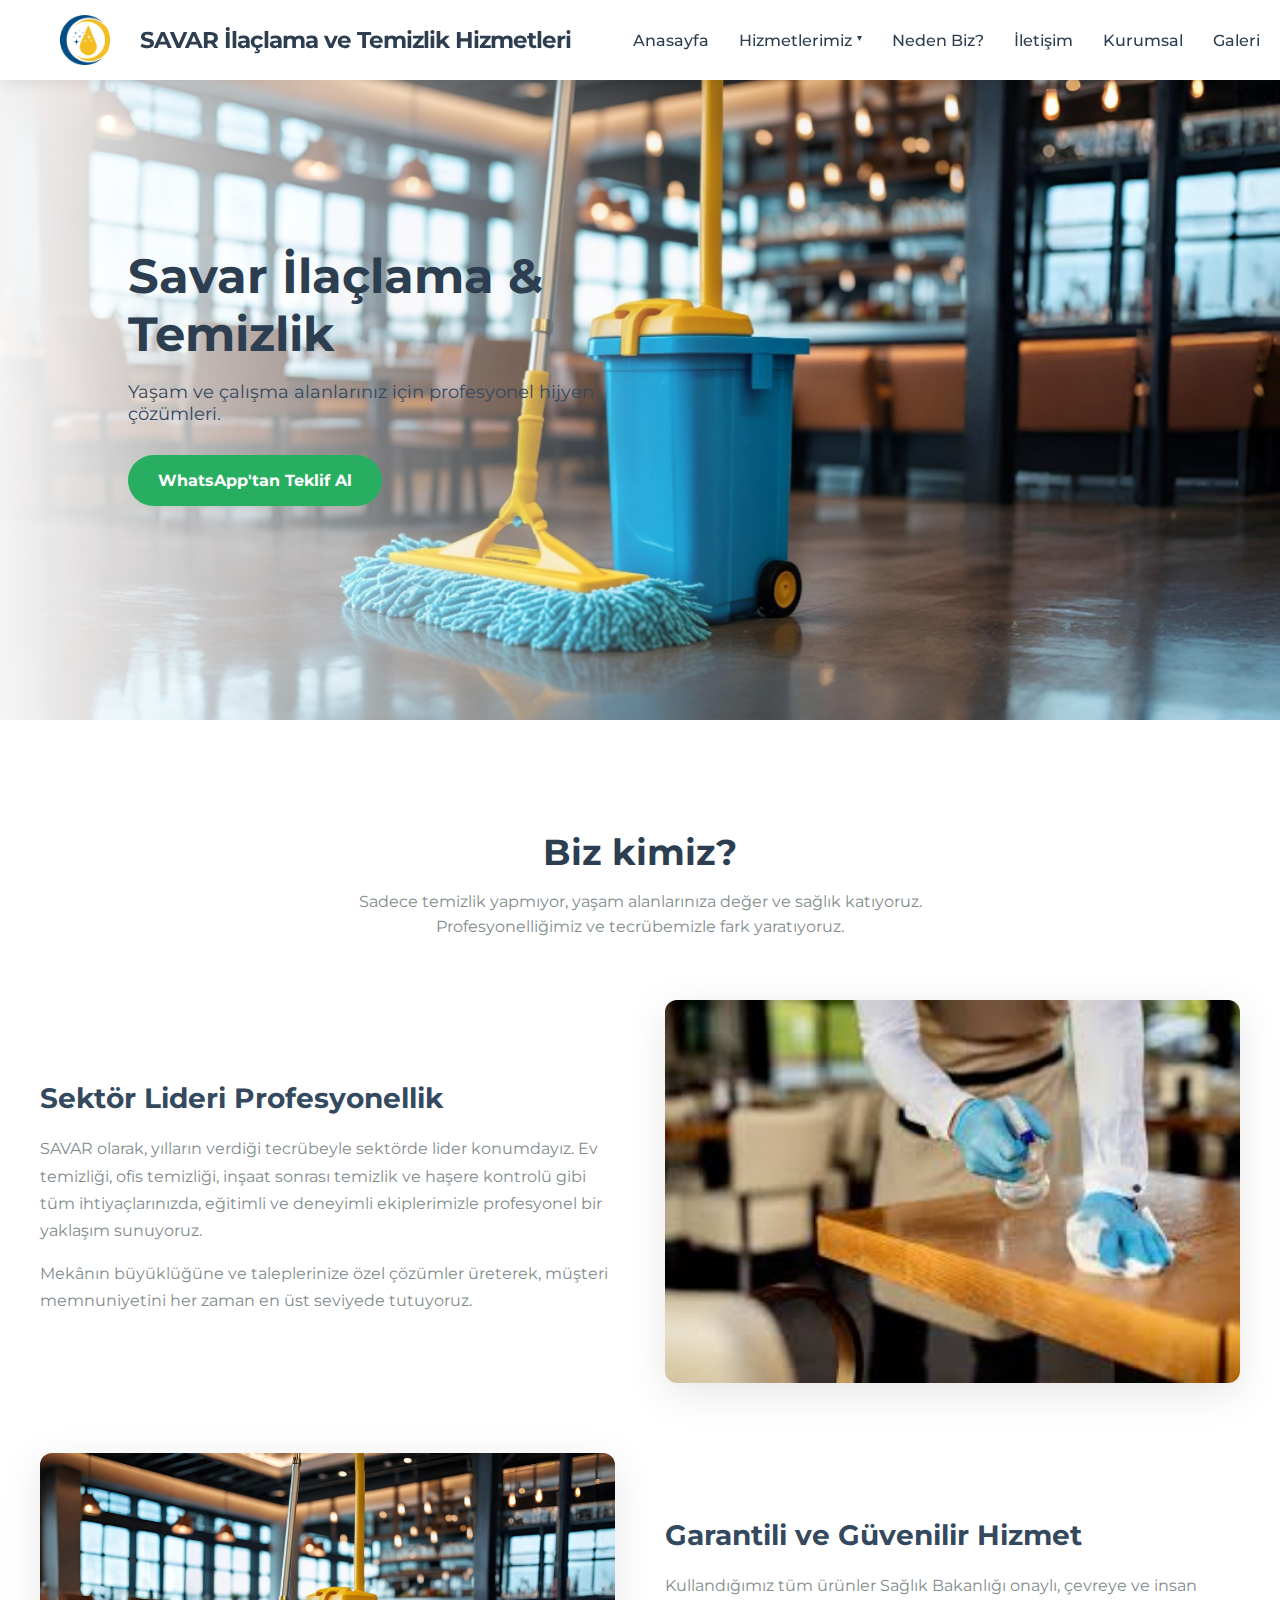
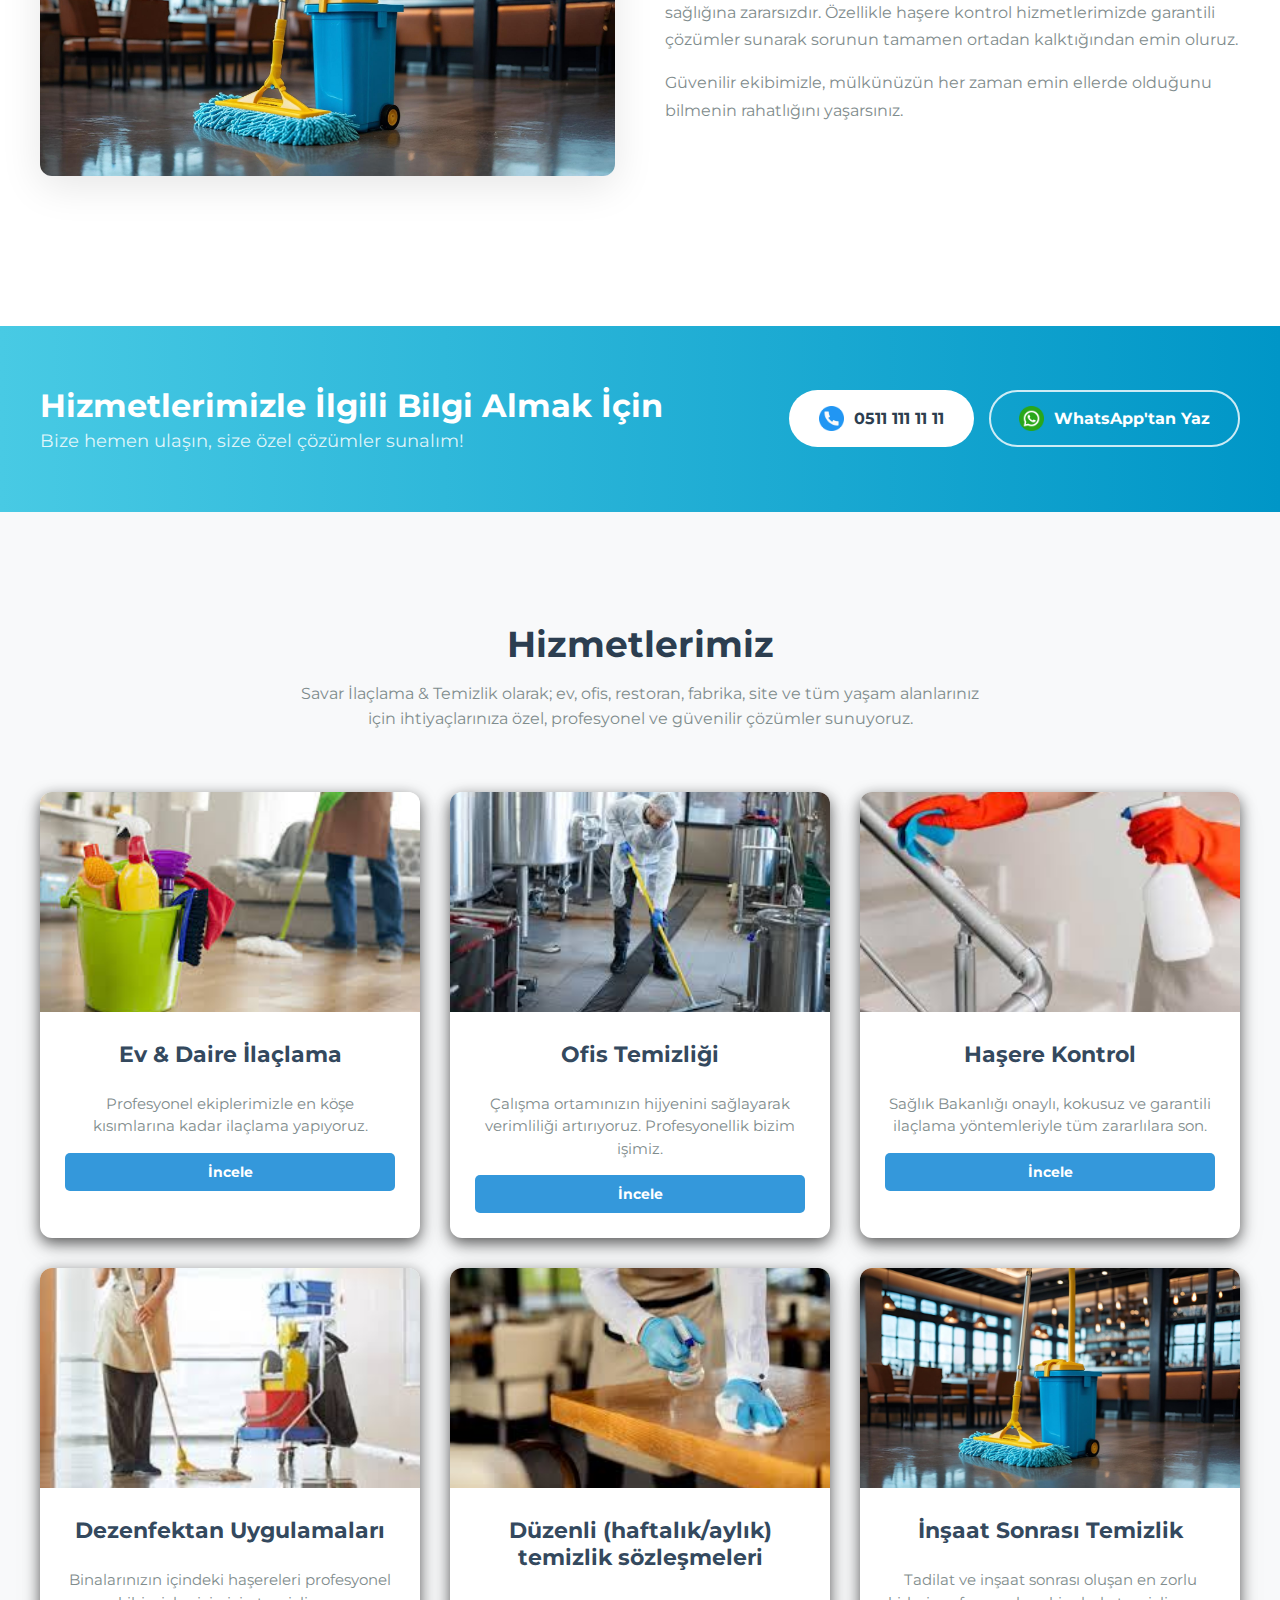
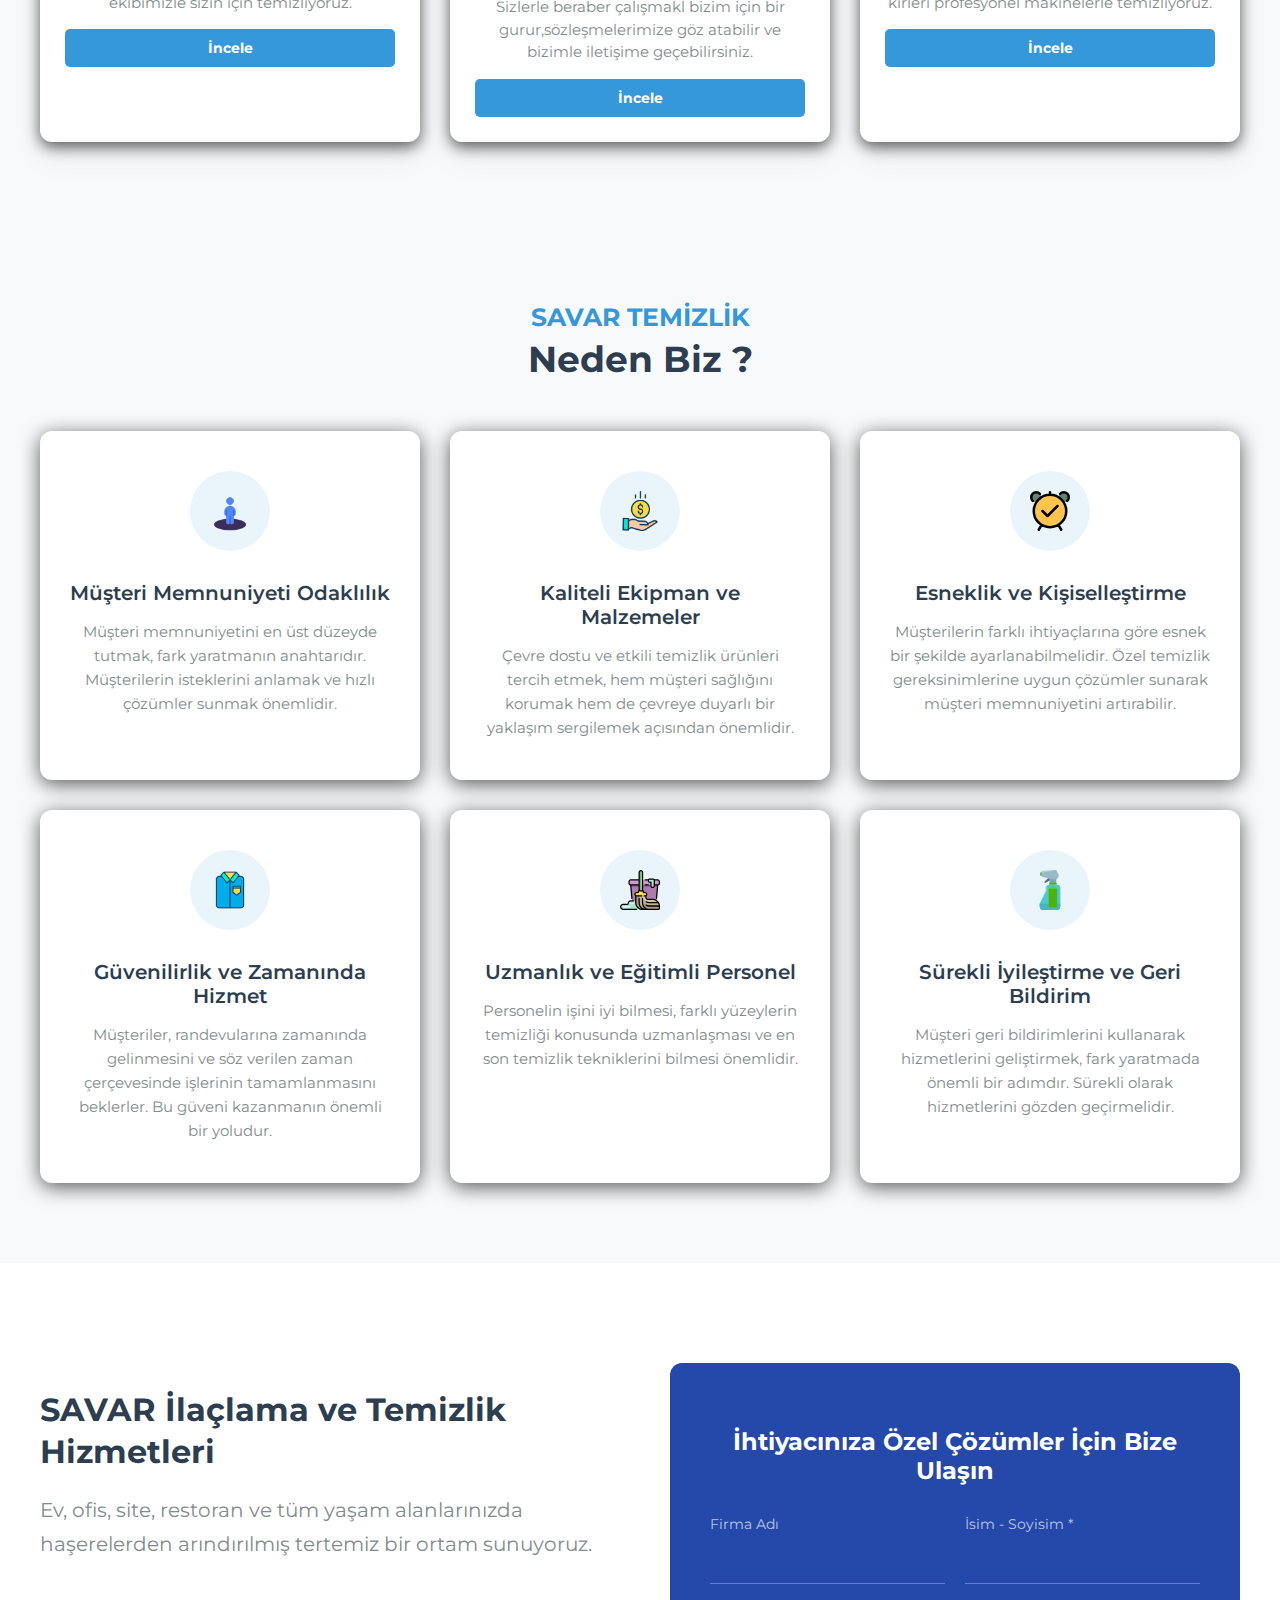
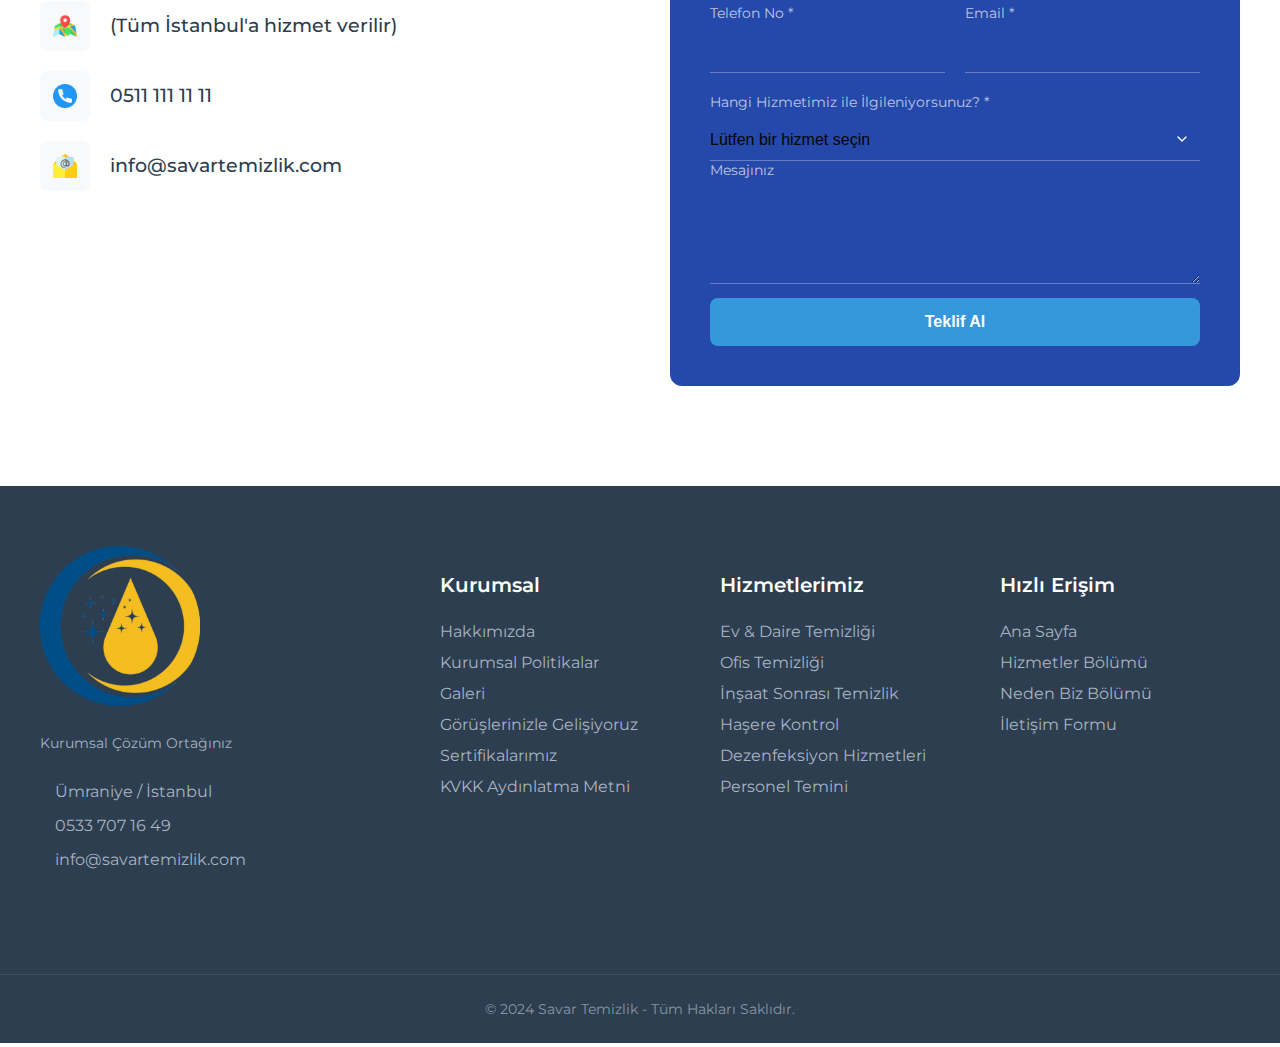
<file: index.html>
<!DOCTYPE html>
<html lang="tr">
<head>
    <meta charset="UTF-8">
    <meta name="viewport" content="width=device-width, initial-scale=1.0">
    <title>Savar İlaçlama & Temizlik</title>
     <link rel="icon" type="image/png" href="image/logo.png">
    <link rel="stylesheet" href="style.css">
    <link rel="preconnect" href="https://fonts.googleapis.com">
    <link rel="preconnect" href="https://fonts.gstatic.com" crossorigin>
    <link href="https://fonts.googleapis.com/css2?family=Montserrat:wght@400;500;700&display=swap" rel="stylesheet">
</head>
<body>

<!-- ================================================== -->
<!-- HEADER BAŞLANGIÇ (TÜM LİNKLER VE ID'LER DOĞRU) -->
<!-- ================================================== -->
<header class="main-header">
    <div class="container header-container">
        <!-- Logo -->
        <a href="index.html" class="logo">
            <img src="image/logo.png" alt="Savar Logo" class="logo-img">
            SAVAR İlaçlama ve Temizlik Hizmetleri
        </a>
        <!-- Navigasyon Menüsü (FİNAL VE DOĞRU HALİ) -->
        <nav class="main-nav">
            <ul class="nav-links">
                <li><a href="index.html">Anasayfa</a></li>
                <li class="dropdown-container">
                    <!-- Bu link artık her sayfadan doğru çalışır -->
                    <a href="index.html#hizmetlerimiz">Hizmetlerimiz <span class="arrow">▾</span></a>
                    <ul class="dropdown-menu">
                        <li><a href="ev-temizligi.html">Ev & Daire Temizliği</a></li>
                        <li><a href="ofis-temizligi.html">Ofis Temizliği</a></li>
                        <li><a href="hasere-kontrol.html">Haşere Kontrol</a></li>
                        <!-- DÜZELTİLDİ -->
                        <li><a href="dezenfektan-uygulamalari.html">Dezenfektan Uygulamaları</a></li>
                        <!-- DÜZELTİLDİ -->
                        <li><a href="duzenli-temizlik.html">Düzenli Temizlik Sözleşmeleri</a></li>
                        <li><a href="insaat-sonrasi-temizlik.html">İnşaat Sonrası Temizlik</a></li>
                        <!-- DÜZELTİLDİ -->
                        <li><a href="bahce-temizligi.html">Bahçe Temizliği</a></li>
                    </ul>
                </li>
                <!-- Bu linkler artık her sayfadan anasayfadaki doğru bölüme gider -->
                <li><a href="index.html#neden-biz">Neden Biz?</a></li>
                <li><a href="index.html#iletisim">İletişim</a></li>
                <li><a href="kurumsal.html">Kurumsal</a></li>
                <li><a href="galeri.html">Galeri</a></li>
            </ul>
        </nav>

        <!-- Mobil Menü için Hamburger İkonu -->
        <button class="hamburger">
            <span class="bar"></span>
            <span class="bar"></span>
            <span class="bar"></span>
        </button>
    </div>
</header>
<!-- HEADER BİTİŞ -->


<!-- ================================================== -->
<!-- HERO BÖLÜMÜ BAŞLANGIÇ (ANA KARŞILAMA) -->
<!-- ================================================== -->
<section class="hero-section">
    <div class="hero-content">
        <h1>Savar İlaçlama & Temizlik</h1>
        <p>Yaşam ve çalışma alanlarınız için profesyonel hijyen çözümleri.</p>
        <a href="https://wa.me/905xxxxxxxxx?text=Merhaba, web sitenizden ulaşıyorum." class="cta-button">
            WhatsApp'tan Teklif Al
        </a>
    </div>
</section>
<!-- HERO BÖLÜMÜ BİTİŞ -->
<!-- ================================================== -->
<!-- YENİ NEDEN BİZ BÖLÜMÜ BAŞLANGIÇ -->
<!-- ================================================== -->
<section class="feature-section" id="biz-kimiz?">
    <div class="container">
        <!-- BÖLÜM BAŞLIĞI -->
        <h2 class="section-title">Biz kimiz?</h2>
        <p class="section-subtitle">
            Sadece temizlik yapmıyor, yaşam alanlarınıza değer ve sağlık katıyoruz. Profesyonelliğimiz ve tecrübemizle fark yaratıyoruz.
        </p>

        <!-- ÖZELLİK 1: GÖRSEL SAĞDA -->
        <div class="feature-row">
            <div class="feature-text">
                <h3>Sektör Lideri Profesyonellik</h3>
                <p>
                    SAVAR olarak, yılların verdiği tecrübeyle sektörde lider konumdayız. Ev temizliği, ofis temizliği, inşaat sonrası temizlik ve haşere kontrolü gibi tüm ihtiyaçlarınızda, eğitimli ve deneyimli ekiplerimizle profesyonel bir yaklaşım sunuyoruz.
                </p>
                <p>
                    Mekânın büyüklüğüne ve taleplerinize özel çözümler üreterek, müşteri memnuniyetini her zaman en üst seviyede tutuyoruz.
                </p>
            </div>
            <div class="feature-image">
                <img src="image/restorant-temizlik.jpg" alt="Profesyonel Temizlik Ekibi">
            </div>
        </div>

        <!-- ÖZELLİK 2: GÖRSEL SOLDA (reversed class'ı sayesinde) -->
        <div class="feature-row reversed">
            <div class="feature-text">
                <h3>Garantili ve Güvenilir Hizmet</h3>
                <p>
                    Kullandığımız tüm ürünler Sağlık Bakanlığı onaylı, çevreye ve insan sağlığına zararsızdır. Özellikle haşere kontrol hizmetlerimizde garantili çözümler sunarak sorunun tamamen ortadan kalktığından emin oluruz.
                </p>
                <p>
                    Güvenilir ekibimizle, mülkünüzün her zaman emin ellerde olduğunu bilmenin rahatlığını yaşarsınız.
                </p>
            </div>
            <div class="feature-image">
                <img src="image/temizlik.jpg" alt="Güvenilir İlaçlama Hizmeti">
            </div>
        </div>

    </div>
</section>
<!-- YENİ NEDEN BİZ BÖLÜMÜ BİTİŞ -->
 <!-- ================================================== -->
<!-- HAREKETE GEÇİRİCİ MESAJ (CTA) BANNER BAŞLANGIÇ -->
<!-- ================================================== -->
<section class="cta-banner-section">
    <div class="container cta-container">
        <div class="cta-text">
            <h2>Hizmetlerimizle İlgili Bilgi Almak İçin</h2>
            <p>Bize hemen ulaşın, size özel çözümler sunalım!</p>
        </div>
        <div class="cta-actions">
            <!-- Telefonla Arama Butonu -->
            <a href="tel:+905337071649" class="cta-button primary">
                <img src="image/telephone.png" alt="Telefon ikonu">
                0511 111 11 11
            </a>
            <!-- WhatsApp Mesaj Butonu -->
            <a href="https://wa.me/905111111111?text=Merhaba, web sitenizden ulaşıyorum." target="_blank" class="cta-button secondary">
                <img src="image/whatsapp.png" alt="WhatsApp ikonu">
                WhatsApp'tan Yaz
            </a>
        </div>
    </div>
</section>
<!-- HAREKETE GEÇİRİCİ MESAJ (CTA) BANNER BİTİŞ -->
<!-- ================================================== -->
<!-- HİZMETLERİMİZ BÖLÜMÜ BAŞLANGIÇ (GÜNCELLENMİŞ) -->
<!-- ================================================== -->
<section class="services-section" id="hizmetlerimiz">
    <div class="container">
        <h2>Hizmetlerimiz</h2>
        <p class="section-subtitle">
            Savar İlaçlama & Temizlik olarak; ev, ofis, restoran, fabrika, site ve tüm yaşam alanlarınız için ihtiyaçlarınıza özel, profesyonel ve güvenilir çözümler sunuyoruz.
        </p>
        <div class="services-grid">
            <!-- Hizmet Kartı 1 -->
            <div class="service-card">
                <img src="image/ev-temizlik.jpg" alt="Ev ve Daire Temizliği">
                <div class="card-content">
                    <h3>Ev & Daire İlaçlama</h3>
                    <p>Profesyonel ekiplerimizle en köşe kısımlarına kadar ilaçlama yapıyoruz.</p>
                    <a href="ev-temizligi.html" class="card-button">İncele</a>
                </div>
            </div>
            <!-- Hizmet Kartı 2 -->
            <div class="service-card">
                <img src="image/imalathane-temizlik.jpg" alt="Ofis Temizliği">
                <div class="card-content">
                    <h3>Ofis Temizliği</h3>
                    <p>Çalışma ortamınızın hijyenini sağlayarak verimliliği artırıyoruz. Profesyonellik bizim işimiz.</p>
                    <a href="ofis-temizligi.html" class="card-button">İncele</a>
                </div>
            </div>
            <!-- Hizmet Kartı 3 -->
            <div class="service-card">
                <img src="image/apartman-temizlik.jpg" alt="Haşere Kontrol Hizmeti">
                <div class="card-content">
                    <h3>Haşere Kontrol</h3>
                    <p>Sağlık Bakanlığı onaylı, kokusuz ve garantili ilaçlama yöntemleriyle tüm zararlılara son.</p>
                    <a href="hasere-kontrol.html" class="card-button">İncele</a>
                </div>
            </div>
            <!-- Hizmet Kartı 4 -->
            <div class="service-card">
                <img src="image/okul temizlik.jpg" alt="Dış Cephe Cam Temizliği">
                <div class="card-content">
                    <h3>Dezenfektan Uygulamaları</h3>
                    <p>Binalarınızın içindeki haşereleri profesyonel ekibimizle sizin için temizliyoruz.</p>
                    <a href="dis-cephe-temizligi.html" class="card-button">İncele</a>
                </div>
            </div>
            <!-- Hizmet Kartı 5 -->
            <div class="service-card">
                <img src="image/restorant-temizlik.jpg" alt="Personel Temini Hizmeti">
                <div class="card-content">
                    <h3>Düzenli (haftalık/aylık) temizlik sözleşmeleri</h3>
                    <p>Sizlerle beraber çalışmakl bizim için bir gurur,sözleşmelerimize göz atabilir ve bizimle iletişime geçebilirsiniz.</p>
                    <a href="personel-temini.html" class="card-button">İncele</a>
                </div>
            </div>
            <!-- Hizmet Kartı 6 -->
            <div class="service-card">
                <img src="image/temizlik.jpg" alt="İnşaat Sonrası Temizlik">
                <div class="card-content">
                    <h3>İnşaat Sonrası Temizlik</h3>
                    <p>Tadilat ve inşaat sonrası oluşan en zorlu kirleri profesyonel makinelerle temizliyoruz.</p>
                    <a href="insaat-sonrasi-temizlik.html" class="card-button">İncele</a>
                </div>
            </div>
        </div>
    </div>
</section>
<!-- ================================================== -->
<!-- BİZ NEDEN EN İYİYİZ? BÖLÜMÜ BAŞLANGIÇ (FİNAL) -->
<!-- ================================================== -->
<section class="why-choose-us-section" id="neden-biz">
    <div class="container">
        <div class="section-header">
            <span class="section-tagline">SAVAR TEMİZLİK</span>
            <h2>Neden Biz ?</h2>
        </div>

        <div class="why-us-grid">
            <!-- Kart 1: Müşteri Memnuniyeti -->
            <div class="why-us-card">
                <div class="why-us-icon">
                    <img src="image/icon-guvenilir.png" alt="Müşteri Memnuniyeti İkonu">
                </div>
                <h3>Müşteri Memnuniyeti Odaklılık</h3>
                <p>Müşteri memnuniyetini en üst düzeyde tutmak, fark yaratmanın anahtarıdır. Müşterilerin isteklerini anlamak ve hızlı çözümler sunmak önemlidir.</p>
            </div>

            <!-- Kart 2: Kaliteli Ekipman -->
            <div class="why-us-card">
                <div class="why-us-icon">
                    <img src="image/icon-ekipman.png" alt="Kaliteli Ekipman İkonu">
                </div>
                <h3>Kaliteli Ekipman ve Malzemeler</h3>
                <p>Çevre dostu ve etkili temizlik ürünleri tercih etmek, hem müşteri sağlığını korumak hem de çevreye duyarlı bir yaklaşım sergilemek açısından önemlidir.</p>
            </div>

            <!-- Kart 3: Esneklik -->
            <div class="why-us-card">
                <div class="why-us-icon">
                    <img src="image/icon-esneklik.svg" alt="Esneklik İkonu">
                </div>
                <h3>Esneklik ve Kişiselleştirme</h3>
                <p>Müşterilerin farklı ihtiyaçlarına göre esnek bir şekilde ayarlanabilmelidir. Özel temizlik gereksinimlerine uygun çözümler sunarak müşteri memnuniyetini artırabilir.</p>
            </div>

            <!-- Kart 4: Güvenilirlik -->
            <div class="why-us-card">
                <div class="why-us-icon">
                    <img src="image/icon-musteri.png" alt="Güvenilirlik İkonu">
                </div>
                <h3>Güvenilirlik ve Zamanında Hizmet</h3>
                <p>Müşteriler, randevularına zamanında gelinmesini ve söz verilen zaman çerçevesinde işlerinin tamamlanmasını beklerler. Bu güveni kazanmanın önemli bir yoludur.</p>
            </div>

            <!-- Kart 5: Uzmanlık -->
            <div class="why-us-card">
                <div class="why-us-icon">
                    <img src="image/icon-uzman.svg" alt="Uzman Personel İkonu">
                </div>
                <h3>Uzmanlık ve Eğitimli Personel</h3>
                <p>Personelin işini iyi bilmesi, farklı yüzeylerin temizliği konusunda uzmanlaşması ve en son temizlik tekniklerini bilmesi önemlidir.</p>
            </div>

            <!-- Kart 6: Geri Bildirim -->
            <div class="why-us-card">
                <div class="why-us-icon">
                    <img src="image/icon-geribildirim.svg" alt="Geri Bildirim İkonu">
                </div>
                <h3>Sürekli İyileştirme ve Geri Bildirim</h3>
                <p>Müşteri geri bildirimlerini kullanarak hizmetlerini geliştirmek, fark yaratmada önemli bir adımdır. Sürekli olarak hizmetlerini gözden geçirmelidir.</p>
            </div>
        </div>
    </div>
</section>
<!-- BİZ NEDEN EN İYİYİZ? BÖLÜMÜ BİTİŞ -->
<!-- DEĞERLERİMİZ BÖLÜMÜ BİTİŞ -->
<!-- ================================================== -->
<!-- JAVASCRIPT KODLARI (SAYFANIN EN ALTINDA) -->
<!-- ================================================== -->
<script>
// MOBİL MENÜ İÇİN
const hamburger = document.querySelector('.hamburger');
const mainNav = document.querySelector('.main-nav');

hamburger.addEventListener('click', () => {
    mainNav.classList.toggle('active');
});

// YUMUŞAK KAYDIRMA İÇİN
document.querySelectorAll('a.nav-scroll').forEach(anchor => {
    anchor.addEventListener('click', function (e) {
        e.preventDefault();
        const targetId = this.getAttribute('href');
        const targetElement = document.querySelector(targetId);
        if (targetElement) {
            // Header'ın yüksekliğini hesaba katarak kaydırma
            const headerOffset = 80; // Header yüksekliği
            const elementPosition = targetElement.getBoundingClientRect().top;
            const offsetPosition = elementPosition + window.pageYOffset - headerOffset;

            window.scrollTo({
                top: offsetPosition,
                behavior: "smooth"
            });
        }
        // Mobil menü açıksa, linke tıklayınca kapansın
        if (mainNav.classList.contains('active')) {
            mainNav.classList.remove('active');
        }
    });
});
</script>
<!-- ================================================== -->
<!-- İLETİŞİM & FOOTER BÖLÜMÜ (İSTEDİĞİN GÖRÜNÜM + TEMİZ E-POSTA) -->
<!-- ================================================== -->
<footer class="contact-footer-section" id="iletisim">
    <div class="container">
        <div class="footer-grid">
            <!-- Sol Taraf: Açıklama ve İletişim Bilgileri -->
            <div class="footer-info">
                <h2>SAVAR İlaçlama ve Temizlik Hizmetleri</h2>
                <p>Ev, ofis, site, restoran ve tüm yaşam alanlarınızda haşerelerden arındırılmış tertemiz bir ortam sunuyoruz.</p>
                
                <div class="contact-list">
                    <div class="contact-item">
                        <div class="contact-icon"><img src="image/map.png" alt="Adres"></div>
                        <span>(Tüm İstanbul'a hizmet verilir)</span>
                    </div>
                    <div class="contact-item">
                        <div class="contact-icon"><img src="image/telephone.png" alt="Telefon"></div>
                        <a href="tel:+905337071649">0511 111 11 11</a>
                    </div>
                    <div class="contact-item">
                        <div class="contact-icon"><img src="image/email.png" alt="Email"></div>
                        <!-- DÜZELTME: Bu linkin doğru çalışması için "mailto:" ekledim -->
                        <a href="mailto:info@savartemizlik.com">info@savartemizlik.com</a>
                    </div>
                </div>
            </div>

            <!-- Sağ Taraf: İletişim Formu -->
            <div class="footer-form-wrapper">
                <h3>İhtiyacınıza Özel Çözümler İçin Bize Ulaşın</h3>
                <!-- FORMUN BAŞLANGICI: E-POSTA ADRESİNİ KONTROL ET -->
                <form action="https://formsubmit.co/hasucubeoyuncu@gmail.com" method="POST">

                    <!-- ========================================================= -->
                    <!-- YENİ EKLENEN FORM AYARLARI (İSTEDİĞİN ÖZELLİKLER BUNLAR) -->
                    <!-- ========================================================= -->
                    
                    <!-- 1. Kullanıcıyı yönlendireceğin Teşekkür Sayfası (Siten yayına girince burayı güncelle) -->
                    <input type="hidden" name="_next" value="tesekkurler.html">
                    
                    <!-- 2. Sana gelecek e-postanın konu başlığı -->
                    <input type="hidden" name="_subject" value="Web Sitenizden Yeni Teklif Talebi!">
                    
                    <!-- 3. Spam botlarına karşı koruma -->
                    <input type="hidden" name="_captcha" value="true">
                    
                    <!-- 4. İŞTE O SİHİRLİ SATIR: E-postayı tertemiz bir tabloya dönüştürür -->
                    <input type="hidden" name="_template" value="table">
                    
                    <!-- ========================================================= -->
                    
                    <div class="form-row">
                        <div class="form-group">
                            <label for="firma">Firma Adı</label>
                            <input type="text" id="firma" name="firma">
                        </div>
                        <div class="form-group">
                            <label for="isim">İsim - Soyisim *</label>
                            <input type="text" id="isim" name="isim" required>
                        </div>
                    </div>
                    <div class="form-row">
                        <div class="form-group">
                            <label for="telefon">Telefon No *</label>
                            <input type="tel" id="telefon" name="telefon" required>
                        </div>
                        <div class="form-group">
                            <label for="email">Email *</label>
                            <input type="email" id="email" name="email" required>
                        </div>
                    </div>
                    <div class="form-group">
                        <label for="hizmet">Hangi Hizmetimiz ile İlgileniyorsunuz? *</label>
                        <select id="hizmet" name="hizmet" required>
                            <option value="" disabled selected>Lütfen bir hizmet seçin</option>
                            <option value="Ev ve iş yeri ilaçlama  ">Ev ve iş yeri ilaçlama  </option>
                            <option value="Böcek, haşere ve kemirgen kontrolü">Böcek, haşere ve kemirgen kontrolü  </option>
                            <option value="Ofis ve site genel temizlik hizmetleri">Ofis ve site genel temizlik hizmetleri</option>
                            <option value="İnşaat sonrası temizlik">İnşaat sonrası temizlik</option>
                            <option value="Dezenfeksiyon uygulamaları">Dezenfeksiyon uygulamaları</option>
                            <option value="Düzenli (haftalık/aylık) temizlik sözleşmeleri">Düzenli (haftalık/aylık) temizlik sözleşmeleri</option>
                            <option value="Bahçe ve çevre düzenleme">Bahçe ve çevre düzenleme</option>
                        </select>
                    </div>
                    <div class="form-group">
                        <label for="mesaj">Mesajınız</label>
                        <textarea id="mesaj" name="mesaj" rows="4"></textarea>
                    </div>
                    <button type="submit" class="submit-button">Teklif Al</button>
                </form>
            </div>
        </div>
    </div>
</footer>
<!-- İLETİŞİM & FOOTER BÖLÜMÜ BİTİŞ -->
 <!-- ================================================== -->
<!-- YENİ PROFESYONEL FOOTER BAŞLANGIÇ -->
<!-- ================================================== -->
<footer class="site-footer">
    <div class="container">
        <!-- 4 SÜTUNLU ANA ALAN -->
        <div class="footer-main">

            <!-- Sütun 1: Logo ve İletişim -->
            <div class="footer-column about-column">
                <a href="index.html" class="footer-logo">
                    <img src="image/logo.png" alt="Savar Temizlik Logosu">
                </a>
                <p class="footer-tagline">Kurumsal Çözüm Ortağınız</p>
                <ul class="footer-contact-list">
                    <!-- İkonların görünmesi için aşağıdaki notu oku -->
                    <li><i class="lnr lnr-map-marker"></i><span>Ümraniye / İstanbul</span></li>
                    <li><i class="lnr lnr-phone-handset"></i><a href="tel:+905337071649">0533 707 16 49</a></li>
                    <li><i class="lnr lnr-envelope"></i><a href="mailto:info@savartemizlik.com">info@savartemizlik.com</a></li>
                </ul>
            </div>

            <!-- Sütun 2: Kurumsal Linkler -->
            <div class="footer-column">
                <h4>Kurumsal</h4>
                <ul class="footer-link-list">
                    <li><a href="hakkimizda.html">Hakkımızda</a></li>
                    <li><a href="kurumsal.html">Kurumsal Politikalar</a></li>
                    <li><a href="galeri.html">Galeri</a></li>
                    <li><a href="gorusleriniz.html">Görüşlerinizle Gelişiyoruz</a></li>
                    <li><a href="belgeler/sertifikalar.pdf" target="_blank">Sertifikalarımız</a></li>
                    <li><a href="kvkk.html">KVKK Aydınlatma Metni</a></li>
                </ul>
            </div>

            <!-- Sütun 3: Ana Hizmetler -->
            <div class="footer-column">
                <h4>Hizmetlerimiz</h4>
                <ul class="footer-link-list">
                    <li><a href="ev-temizligi.html">Ev & Daire Temizliği</a></li>
                    <li><a href="ofis-temizligi.html">Ofis Temizliği</a></li>
                    <li><a href="insaat-sonrasi-temizlik.html">İnşaat Sonrası Temizlik</a></li>
                    <li><a href="hasere-kontrol.html">Haşere Kontrol</a></li>
                    <li><a href="dezenfektan-uygulamalari.html">Dezenfeksiyon Hizmetleri</a></li>
                    <li><a href="personel-temini.html">Personel Temini</a></li>
                </ul>
            </div>
            
            <!-- Sütun 4: Hızlı Erişim -->
            <div class="footer-column">
                <h4>Hızlı Erişim</h4>
                <ul class="footer-link-list">
                    <li><a href="index.html">Ana Sayfa</a></li>
                    <!-- DÜZELTME: Bu linkler artık her sayfadan doğru çalışır -->
                    <li><a href="index.html#hizmetlerimiz">Hizmetler Bölümü</a></li>
                    <li><a href="index.html#neden-biz">Neden Biz Bölümü</a></li>
                    <li><a href="index.html#iletisim">İletişim Formu</a></li>
                </ul>
            </div>

        </div>
    </div>
    <!-- ALT BİLGİ BANDI (Copyright) -->
    <div class="footer-bottom">
        <div class="container">
            <p>© 2024 Savar Temizlik - Tüm Hakları Saklıdır.</p>
        </div>
    </div>
</footer>
<!-- YENİ PROFESYONEL FOOTER BİTİŞ -->
</body>
</html>
</file>
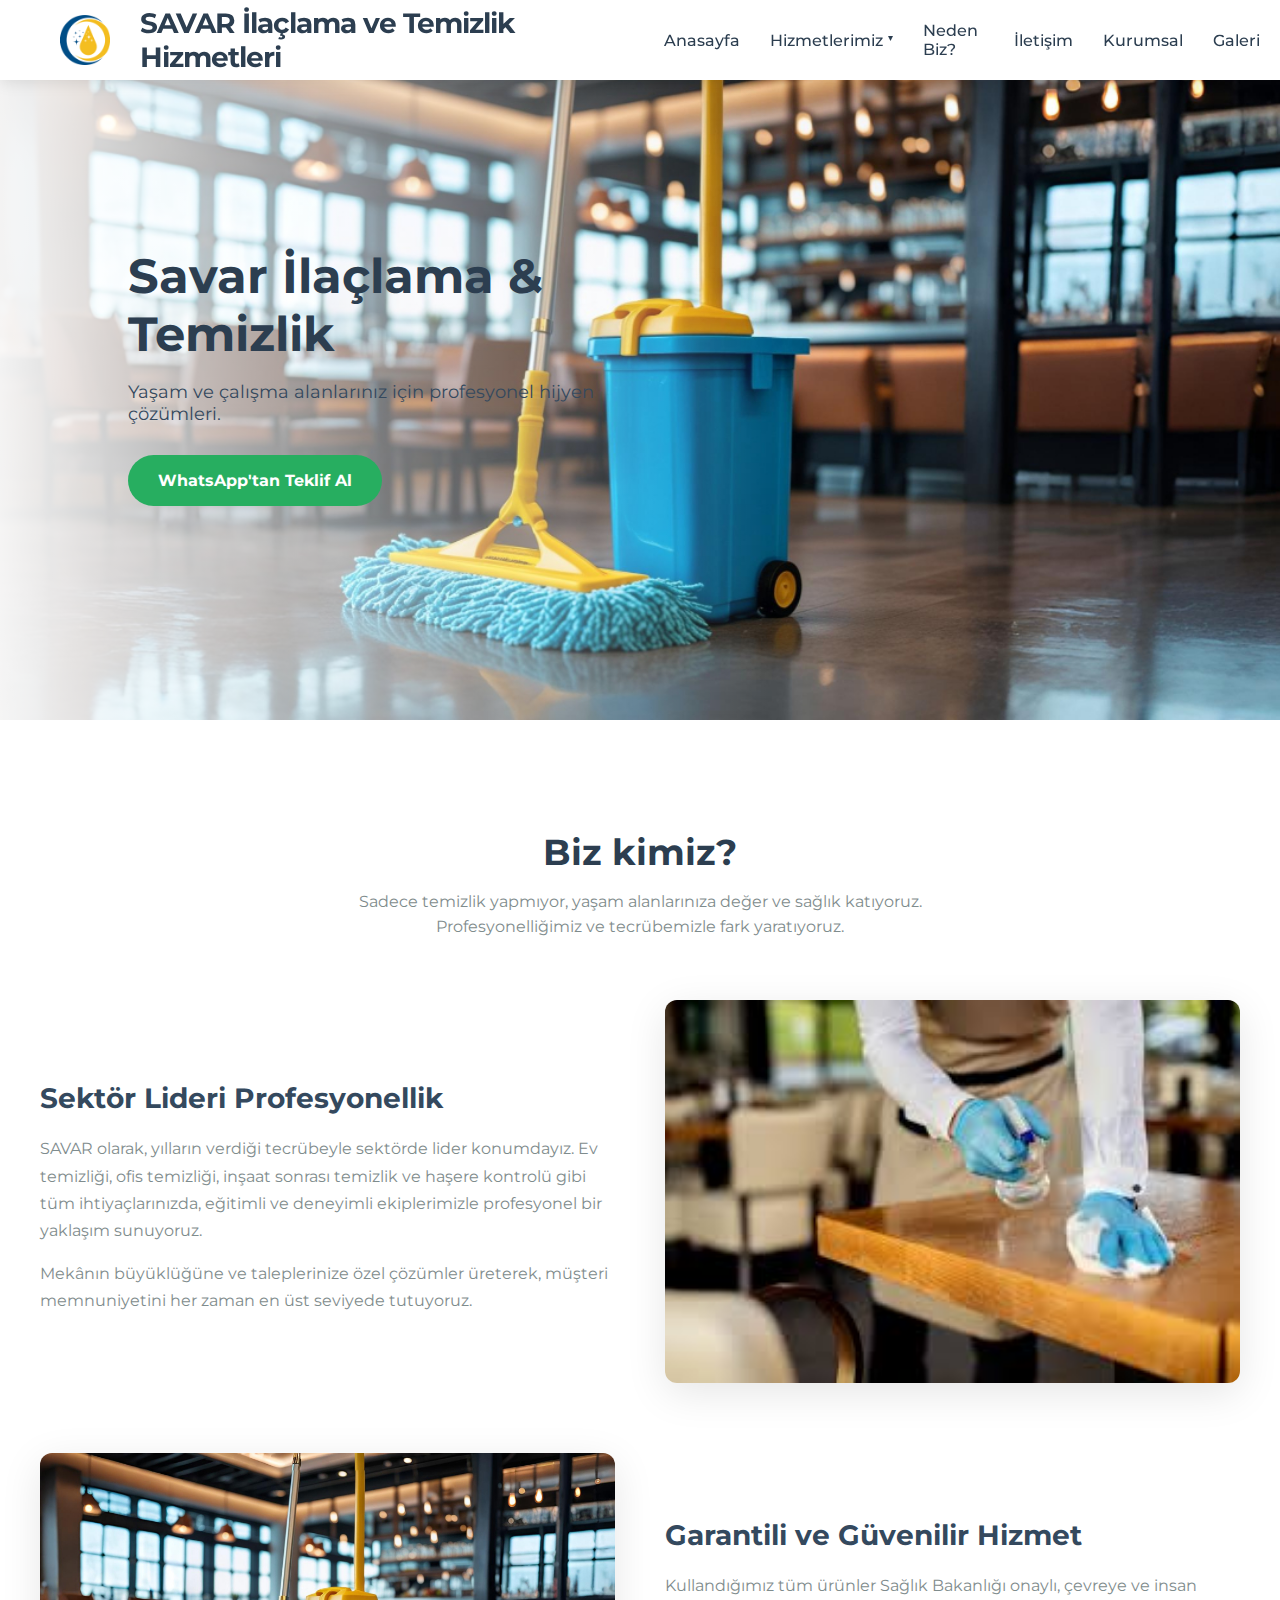
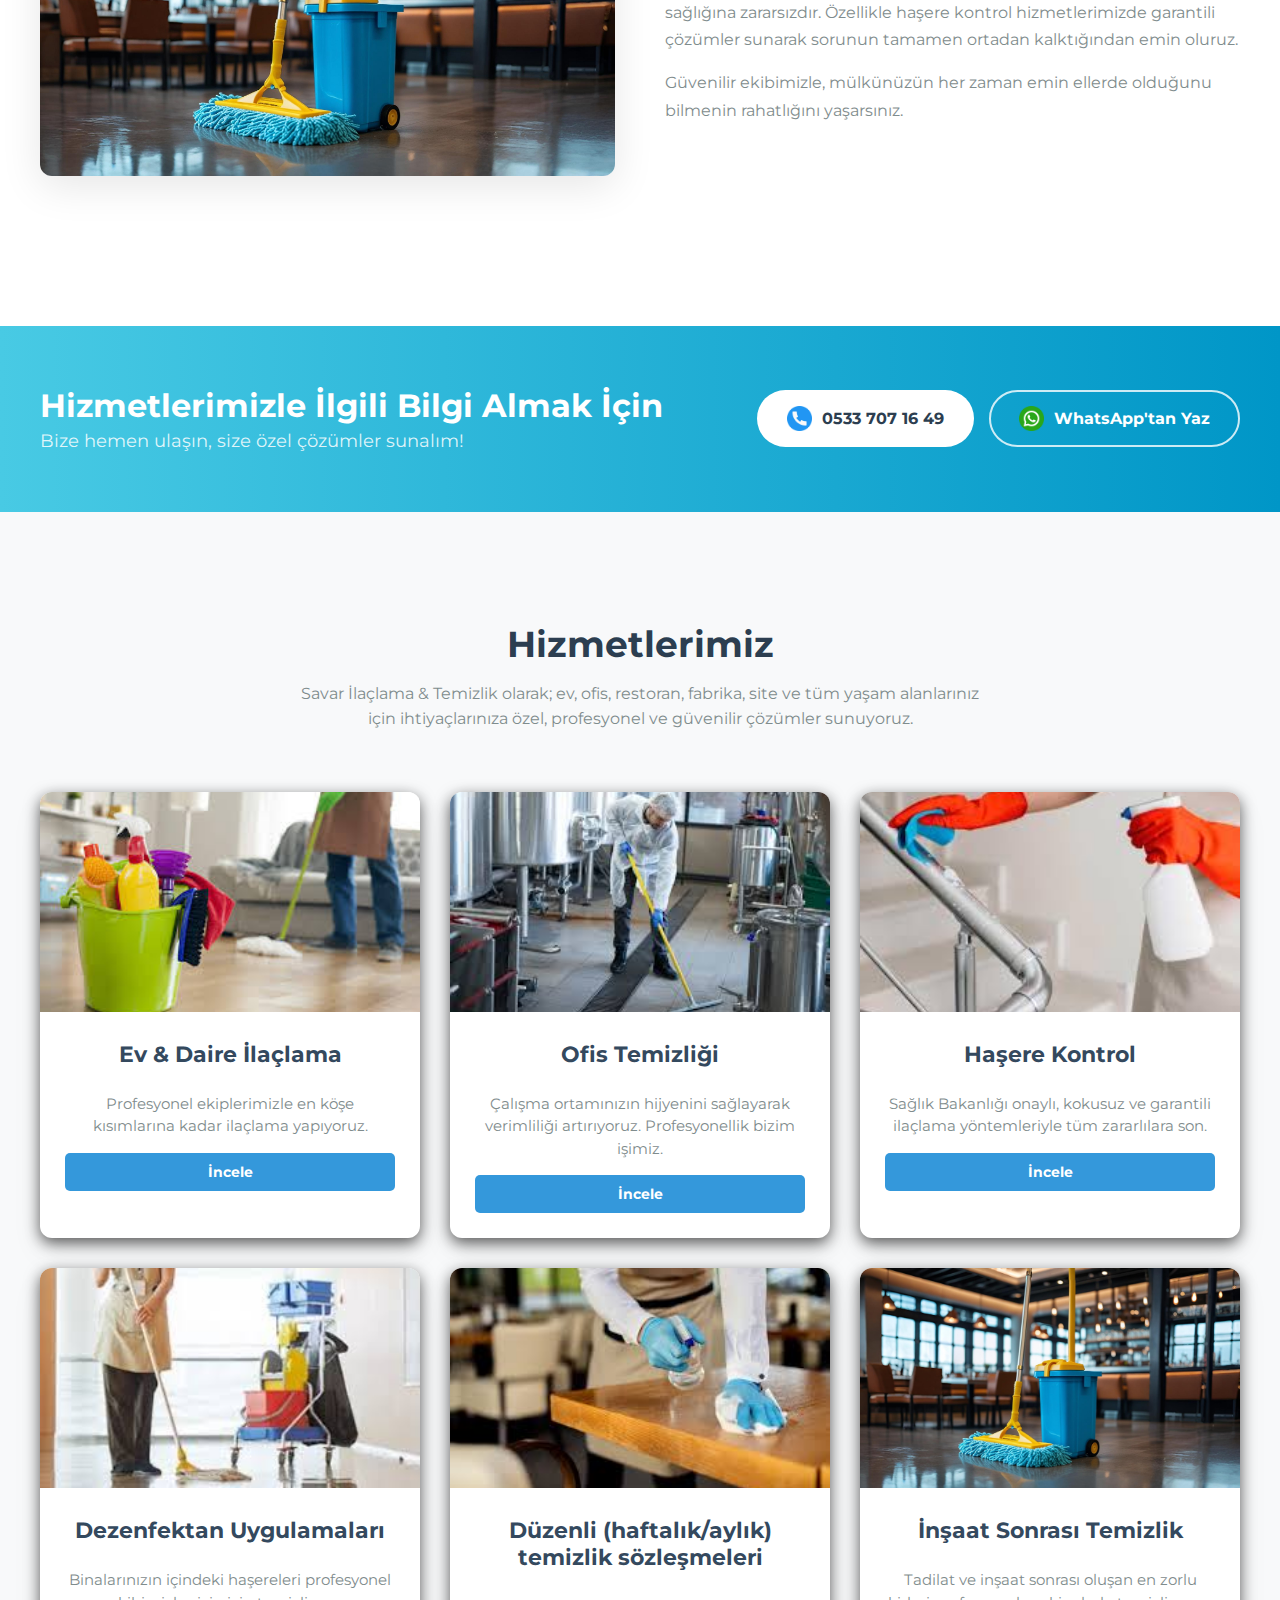
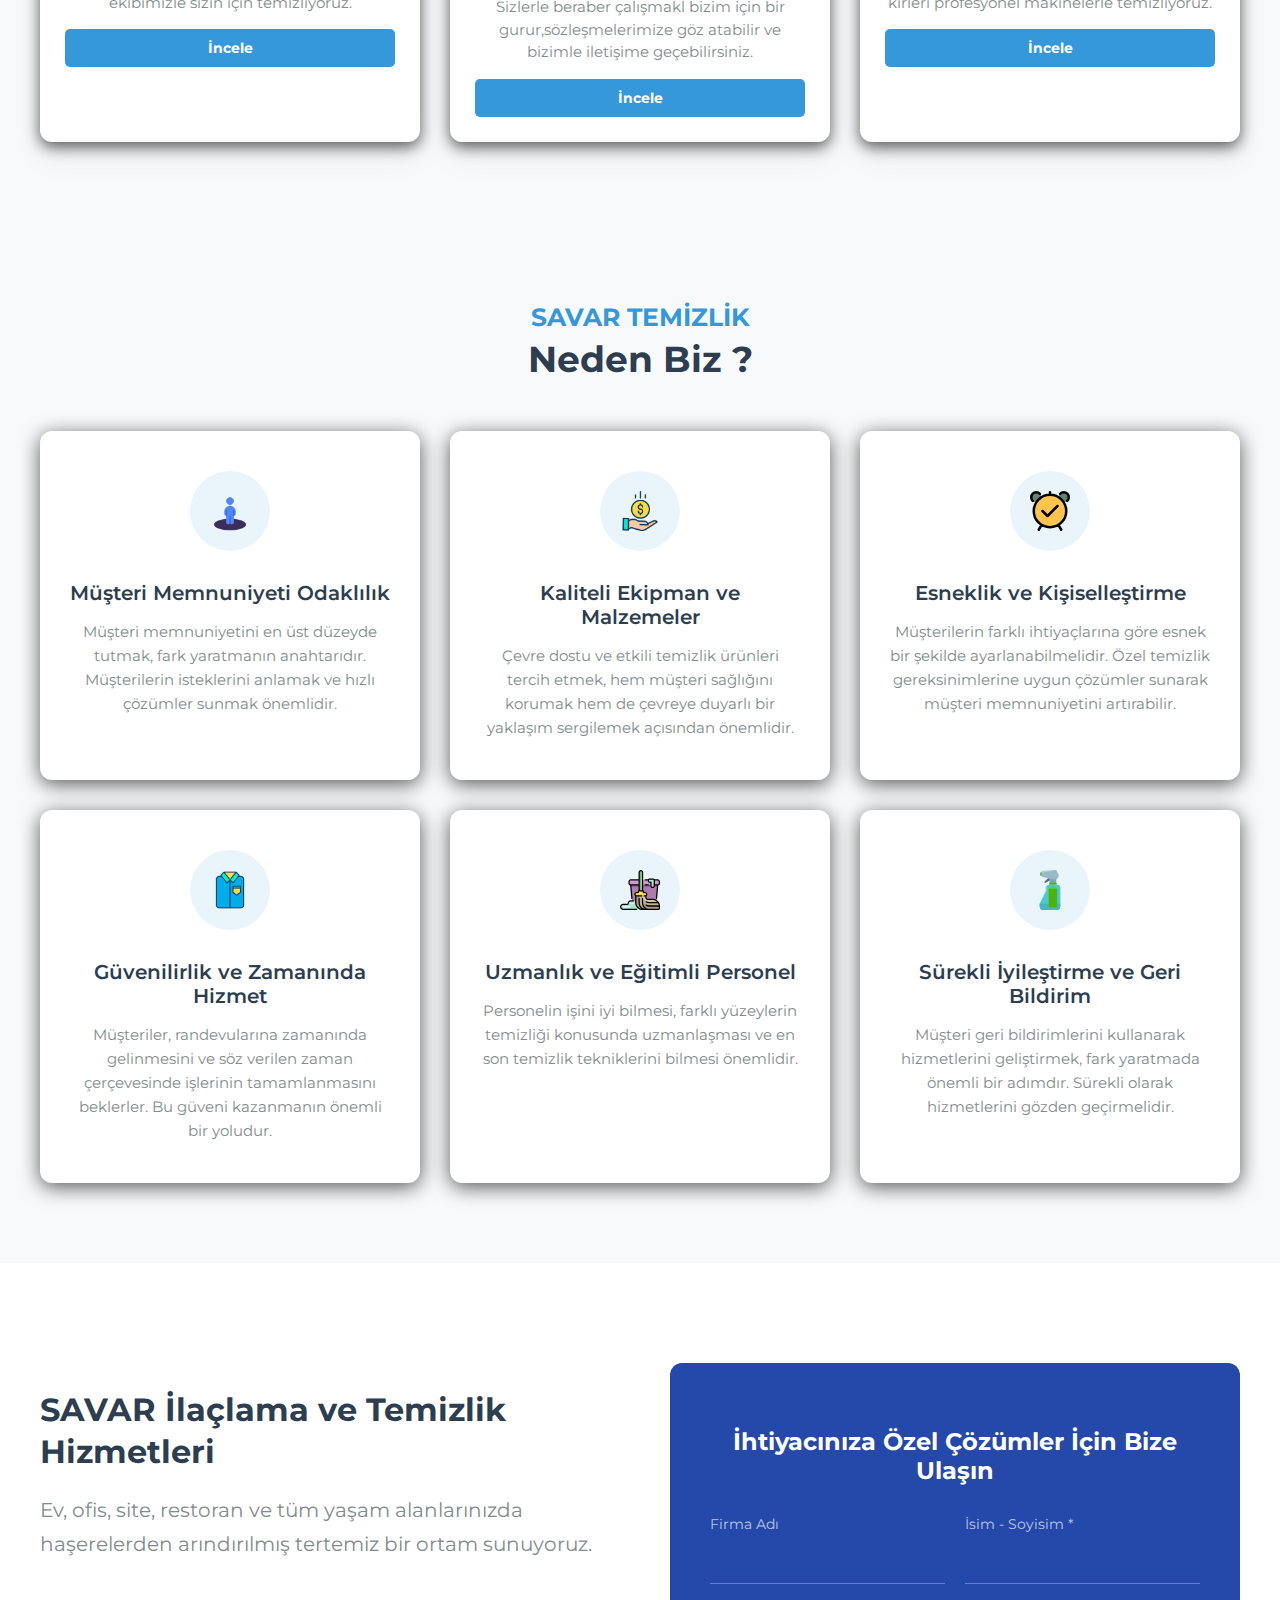
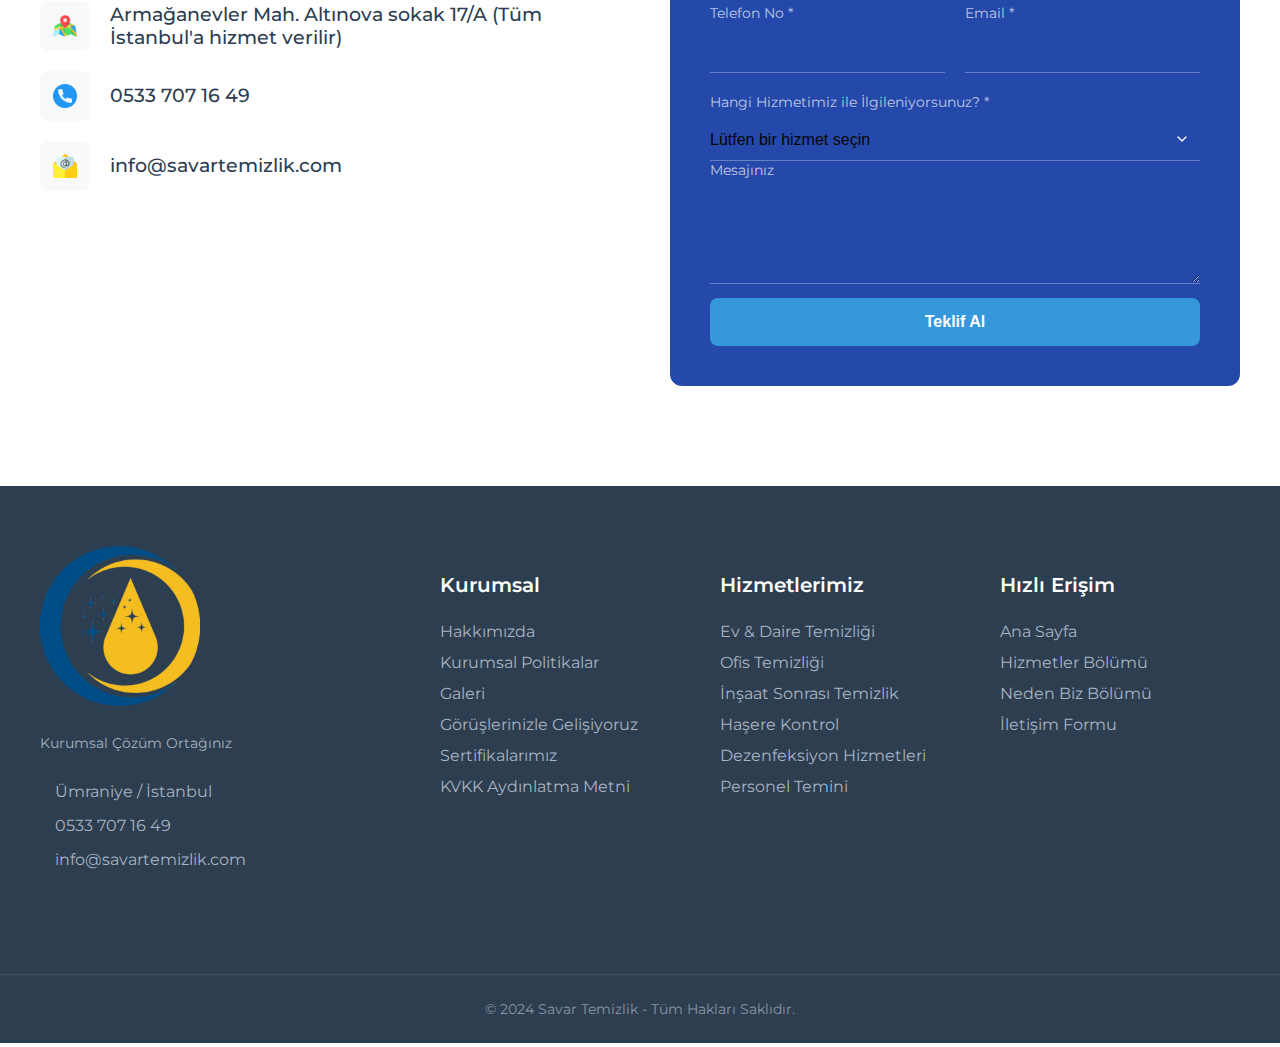
<file: site dosyalar/index.html>
<!DOCTYPE html>
<html lang="tr">
<head>
    <meta charset="UTF-8">
    <meta name="viewport" content="width=device-width, initial-scale=1.0">
    <title>Savar İlaçlama & Temizlik</title>
     <link rel="icon" type="image/png" href="image/logo.png">
    <link rel="stylesheet" href="style.css">
    <link rel="preconnect" href="https://fonts.googleapis.com">
    <link rel="preconnect" href="https://fonts.gstatic.com" crossorigin>
    <link href="https://fonts.googleapis.com/css2?family=Montserrat:wght@400;500;700&display=swap" rel="stylesheet">
</head>
<body>

<!-- ================================================== -->
<!-- HEADER BAŞLANGIÇ (TÜM LİNKLER VE ID'LER DOĞRU) -->
<!-- ================================================== -->
<header class="main-header">
    <div class="container header-container">
        <!-- Logo -->
        <a href="index.html" class="logo">
            <img src="image/logo.png" alt="Savar Logo" class="logo-img">
            SAVAR İlaçlama ve Temizlik Hizmetleri
        </a>
        <!-- Navigasyon Menüsü (FİNAL VE DOĞRU HALİ) -->
        <nav class="main-nav">
            <ul class="nav-links">
                <li><a href="index.html">Anasayfa</a></li>
                <li class="dropdown-container">
                    <!-- Bu link artık her sayfadan doğru çalışır -->
                    <a href="index.html#hizmetlerimiz">Hizmetlerimiz <span class="arrow">▾</span></a>
                    <ul class="dropdown-menu">
                        <li><a href="ev-temizligi.html">Ev & Daire Temizliği</a></li>
                        <li><a href="ofis-temizligi.html">Ofis Temizliği</a></li>
                        <li><a href="hasere-kontrol.html">Haşere Kontrol</a></li>
                        <!-- DÜZELTİLDİ -->
                        <li><a href="dezenfektan-uygulamalari.html">Dezenfektan Uygulamaları</a></li>
                        <!-- DÜZELTİLDİ -->
                        <li><a href="duzenli-temizlik.html">Düzenli Temizlik Sözleşmeleri</a></li>
                        <li><a href="insaat-sonrasi-temizlik.html">İnşaat Sonrası Temizlik</a></li>
                        <!-- DÜZELTİLDİ -->
                        <li><a href="bahce-temizligi.html">Bahçe Temizliği</a></li>
                    </ul>
                </li>
                <!-- Bu linkler artık her sayfadan anasayfadaki doğru bölüme gider -->
                <li><a href="index.html#neden-biz">Neden Biz?</a></li>
                <li><a href="index.html#iletisim">İletişim</a></li>
                <li><a href="kurumsal.html">Kurumsal</a></li>
                <li><a href="galeri.html">Galeri</a></li>
            </ul>
        </nav>

        <!-- Mobil Menü için Hamburger İkonu -->
        <button class="hamburger">
            <span class="bar"></span>
            <span class="bar"></span>
            <span class="bar"></span>
        </button>
    </div>
</header>
<!-- HEADER BİTİŞ -->


<!-- ================================================== -->
<!-- HERO BÖLÜMÜ BAŞLANGIÇ (ANA KARŞILAMA) -->
<!-- ================================================== -->
<section class="hero-section">
    <div class="hero-content">
        <h1>Savar İlaçlama & Temizlik</h1>
        <p>Yaşam ve çalışma alanlarınız için profesyonel hijyen çözümleri.</p>
        <a href="https://wa.me/905xxxxxxxxx?text=Merhaba, web sitenizden ulaşıyorum." class="cta-button">
            WhatsApp'tan Teklif Al
        </a>
    </div>
</section>
<!-- HERO BÖLÜMÜ BİTİŞ -->
<!-- ================================================== -->
<!-- YENİ NEDEN BİZ BÖLÜMÜ BAŞLANGIÇ -->
<!-- ================================================== -->
<section class="feature-section" id="biz-kimiz?">
    <div class="container">
        <!-- BÖLÜM BAŞLIĞI -->
        <h2 class="section-title">Biz kimiz?</h2>
        <p class="section-subtitle">
            Sadece temizlik yapmıyor, yaşam alanlarınıza değer ve sağlık katıyoruz. Profesyonelliğimiz ve tecrübemizle fark yaratıyoruz.
        </p>

        <!-- ÖZELLİK 1: GÖRSEL SAĞDA -->
        <div class="feature-row">
            <div class="feature-text">
                <h3>Sektör Lideri Profesyonellik</h3>
                <p>
                    SAVAR olarak, yılların verdiği tecrübeyle sektörde lider konumdayız. Ev temizliği, ofis temizliği, inşaat sonrası temizlik ve haşere kontrolü gibi tüm ihtiyaçlarınızda, eğitimli ve deneyimli ekiplerimizle profesyonel bir yaklaşım sunuyoruz.
                </p>
                <p>
                    Mekânın büyüklüğüne ve taleplerinize özel çözümler üreterek, müşteri memnuniyetini her zaman en üst seviyede tutuyoruz.
                </p>
            </div>
            <div class="feature-image">
                <img src="image/restorant-temizlik.jpg" alt="Profesyonel Temizlik Ekibi">
            </div>
        </div>

        <!-- ÖZELLİK 2: GÖRSEL SOLDA (reversed class'ı sayesinde) -->
        <div class="feature-row reversed">
            <div class="feature-text">
                <h3>Garantili ve Güvenilir Hizmet</h3>
                <p>
                    Kullandığımız tüm ürünler Sağlık Bakanlığı onaylı, çevreye ve insan sağlığına zararsızdır. Özellikle haşere kontrol hizmetlerimizde garantili çözümler sunarak sorunun tamamen ortadan kalktığından emin oluruz.
                </p>
                <p>
                    Güvenilir ekibimizle, mülkünüzün her zaman emin ellerde olduğunu bilmenin rahatlığını yaşarsınız.
                </p>
            </div>
            <div class="feature-image">
                <img src="image/temizlik.jpg" alt="Güvenilir İlaçlama Hizmeti">
            </div>
        </div>

    </div>
</section>
<!-- YENİ NEDEN BİZ BÖLÜMÜ BİTİŞ -->
 <!-- ================================================== -->
<!-- HAREKETE GEÇİRİCİ MESAJ (CTA) BANNER BAŞLANGIÇ -->
<!-- ================================================== -->
<section class="cta-banner-section">
    <div class="container cta-container">
        <div class="cta-text">
            <h2>Hizmetlerimizle İlgili Bilgi Almak İçin</h2>
            <p>Bize hemen ulaşın, size özel çözümler sunalım!</p>
        </div>
        <div class="cta-actions">
            <!-- Telefonla Arama Butonu -->
            <a href="tel:+905337071649" class="cta-button primary">
                <img src="image/telephone.png" alt="Telefon ikonu">
                0533 707 16 49
            </a>
            <!-- WhatsApp Mesaj Butonu -->
            <a href="https://wa.me/905337071649?text=Merhaba, web sitenizden ulaşıyorum." target="_blank" class="cta-button secondary">
                <img src="image/whatsapp.png" alt="WhatsApp ikonu">
                WhatsApp'tan Yaz
            </a>
        </div>
    </div>
</section>
<!-- HAREKETE GEÇİRİCİ MESAJ (CTA) BANNER BİTİŞ -->
<!-- ================================================== -->
<!-- HİZMETLERİMİZ BÖLÜMÜ BAŞLANGIÇ (GÜNCELLENMİŞ) -->
<!-- ================================================== -->
<section class="services-section" id="hizmetlerimiz">
    <div class="container">
        <h2>Hizmetlerimiz</h2>
        <p class="section-subtitle">
            Savar İlaçlama & Temizlik olarak; ev, ofis, restoran, fabrika, site ve tüm yaşam alanlarınız için ihtiyaçlarınıza özel, profesyonel ve güvenilir çözümler sunuyoruz.
        </p>
        <div class="services-grid">
            <!-- Hizmet Kartı 1 -->
            <div class="service-card">
                <img src="image/ev-temizlik.jpg" alt="Ev ve Daire Temizliği">
                <div class="card-content">
                    <h3>Ev & Daire İlaçlama</h3>
                    <p>Profesyonel ekiplerimizle en köşe kısımlarına kadar ilaçlama yapıyoruz.</p>
                    <a href="ev-temizligi.html" class="card-button">İncele</a>
                </div>
            </div>
            <!-- Hizmet Kartı 2 -->
            <div class="service-card">
                <img src="image/imalathane-temizlik.jpg" alt="Ofis Temizliği">
                <div class="card-content">
                    <h3>Ofis Temizliği</h3>
                    <p>Çalışma ortamınızın hijyenini sağlayarak verimliliği artırıyoruz. Profesyonellik bizim işimiz.</p>
                    <a href="ofis-temizligi.html" class="card-button">İncele</a>
                </div>
            </div>
            <!-- Hizmet Kartı 3 -->
            <div class="service-card">
                <img src="image/apartman-temizlik.jpg" alt="Haşere Kontrol Hizmeti">
                <div class="card-content">
                    <h3>Haşere Kontrol</h3>
                    <p>Sağlık Bakanlığı onaylı, kokusuz ve garantili ilaçlama yöntemleriyle tüm zararlılara son.</p>
                    <a href="hasere-kontrol.html" class="card-button">İncele</a>
                </div>
            </div>
            <!-- Hizmet Kartı 4 -->
            <div class="service-card">
                <img src="image/okul temizlik.jpg" alt="Dış Cephe Cam Temizliği">
                <div class="card-content">
                    <h3>Dezenfektan Uygulamaları</h3>
                    <p>Binalarınızın içindeki haşereleri profesyonel ekibimizle sizin için temizliyoruz.</p>
                    <a href="dis-cephe-temizligi.html" class="card-button">İncele</a>
                </div>
            </div>
            <!-- Hizmet Kartı 5 -->
            <div class="service-card">
                <img src="image/restorant-temizlik.jpg" alt="Personel Temini Hizmeti">
                <div class="card-content">
                    <h3>Düzenli (haftalık/aylık) temizlik sözleşmeleri</h3>
                    <p>Sizlerle beraber çalışmakl bizim için bir gurur,sözleşmelerimize göz atabilir ve bizimle iletişime geçebilirsiniz.</p>
                    <a href="personel-temini.html" class="card-button">İncele</a>
                </div>
            </div>
            <!-- Hizmet Kartı 6 -->
            <div class="service-card">
                <img src="image/temizlik.jpg" alt="İnşaat Sonrası Temizlik">
                <div class="card-content">
                    <h3>İnşaat Sonrası Temizlik</h3>
                    <p>Tadilat ve inşaat sonrası oluşan en zorlu kirleri profesyonel makinelerle temizliyoruz.</p>
                    <a href="insaat-sonrasi-temizlik.html" class="card-button">İncele</a>
                </div>
            </div>
        </div>
    </div>
</section>
<!-- ================================================== -->
<!-- BİZ NEDEN EN İYİYİZ? BÖLÜMÜ BAŞLANGIÇ (FİNAL) -->
<!-- ================================================== -->
<section class="why-choose-us-section" id="neden-biz">
    <div class="container">
        <div class="section-header">
            <span class="section-tagline">SAVAR TEMİZLİK</span>
            <h2>Neden Biz ?</h2>
        </div>

        <div class="why-us-grid">
            <!-- Kart 1: Müşteri Memnuniyeti -->
            <div class="why-us-card">
                <div class="why-us-icon">
                    <img src="image/icon-guvenilir.png" alt="Müşteri Memnuniyeti İkonu">
                </div>
                <h3>Müşteri Memnuniyeti Odaklılık</h3>
                <p>Müşteri memnuniyetini en üst düzeyde tutmak, fark yaratmanın anahtarıdır. Müşterilerin isteklerini anlamak ve hızlı çözümler sunmak önemlidir.</p>
            </div>

            <!-- Kart 2: Kaliteli Ekipman -->
            <div class="why-us-card">
                <div class="why-us-icon">
                    <img src="image/icon-ekipman.png" alt="Kaliteli Ekipman İkonu">
                </div>
                <h3>Kaliteli Ekipman ve Malzemeler</h3>
                <p>Çevre dostu ve etkili temizlik ürünleri tercih etmek, hem müşteri sağlığını korumak hem de çevreye duyarlı bir yaklaşım sergilemek açısından önemlidir.</p>
            </div>

            <!-- Kart 3: Esneklik -->
            <div class="why-us-card">
                <div class="why-us-icon">
                    <img src="image/icon-esneklik.svg" alt="Esneklik İkonu">
                </div>
                <h3>Esneklik ve Kişiselleştirme</h3>
                <p>Müşterilerin farklı ihtiyaçlarına göre esnek bir şekilde ayarlanabilmelidir. Özel temizlik gereksinimlerine uygun çözümler sunarak müşteri memnuniyetini artırabilir.</p>
            </div>

            <!-- Kart 4: Güvenilirlik -->
            <div class="why-us-card">
                <div class="why-us-icon">
                    <img src="image/icon-musteri.png" alt="Güvenilirlik İkonu">
                </div>
                <h3>Güvenilirlik ve Zamanında Hizmet</h3>
                <p>Müşteriler, randevularına zamanında gelinmesini ve söz verilen zaman çerçevesinde işlerinin tamamlanmasını beklerler. Bu güveni kazanmanın önemli bir yoludur.</p>
            </div>

            <!-- Kart 5: Uzmanlık -->
            <div class="why-us-card">
                <div class="why-us-icon">
                    <img src="image/icon-uzman.svg" alt="Uzman Personel İkonu">
                </div>
                <h3>Uzmanlık ve Eğitimli Personel</h3>
                <p>Personelin işini iyi bilmesi, farklı yüzeylerin temizliği konusunda uzmanlaşması ve en son temizlik tekniklerini bilmesi önemlidir.</p>
            </div>

            <!-- Kart 6: Geri Bildirim -->
            <div class="why-us-card">
                <div class="why-us-icon">
                    <img src="image/icon-geribildirim.svg" alt="Geri Bildirim İkonu">
                </div>
                <h3>Sürekli İyileştirme ve Geri Bildirim</h3>
                <p>Müşteri geri bildirimlerini kullanarak hizmetlerini geliştirmek, fark yaratmada önemli bir adımdır. Sürekli olarak hizmetlerini gözden geçirmelidir.</p>
            </div>
        </div>
    </div>
</section>
<!-- BİZ NEDEN EN İYİYİZ? BÖLÜMÜ BİTİŞ -->
<!-- DEĞERLERİMİZ BÖLÜMÜ BİTİŞ -->
<!-- ================================================== -->
<!-- JAVASCRIPT KODLARI (SAYFANIN EN ALTINDA) -->
<!-- ================================================== -->
<script>
// MOBİL MENÜ İÇİN
const hamburger = document.querySelector('.hamburger');
const mainNav = document.querySelector('.main-nav');

hamburger.addEventListener('click', () => {
    mainNav.classList.toggle('active');
});

// YUMUŞAK KAYDIRMA İÇİN
document.querySelectorAll('a.nav-scroll').forEach(anchor => {
    anchor.addEventListener('click', function (e) {
        e.preventDefault();
        const targetId = this.getAttribute('href');
        const targetElement = document.querySelector(targetId);
        if (targetElement) {
            // Header'ın yüksekliğini hesaba katarak kaydırma
            const headerOffset = 80; // Header yüksekliği
            const elementPosition = targetElement.getBoundingClientRect().top;
            const offsetPosition = elementPosition + window.pageYOffset - headerOffset;

            window.scrollTo({
                top: offsetPosition,
                behavior: "smooth"
            });
        }
        // Mobil menü açıksa, linke tıklayınca kapansın
        if (mainNav.classList.contains('active')) {
            mainNav.classList.remove('active');
        }
    });
});
</script>
<!-- ================================================== -->
<!-- İLETİŞİM & FOOTER BÖLÜMÜ (İSTEDİĞİN GÖRÜNÜM + TEMİZ E-POSTA) -->
<!-- ================================================== -->
<footer class="contact-footer-section" id="iletisim">
    <div class="container">
        <div class="footer-grid">
            <!-- Sol Taraf: Açıklama ve İletişim Bilgileri -->
            <div class="footer-info">
                <h2>SAVAR İlaçlama ve Temizlik Hizmetleri</h2>
                <p>Ev, ofis, site, restoran ve tüm yaşam alanlarınızda haşerelerden arındırılmış tertemiz bir ortam sunuyoruz.</p>
                
                <div class="contact-list">
                    <div class="contact-item">
                        <div class="contact-icon"><img src="image/map.png" alt="Adres"></div>
                        <span>Armağanevler Mah. Altınova sokak 17/A (Tüm İstanbul'a hizmet verilir)</span>
                    </div>
                    <div class="contact-item">
                        <div class="contact-icon"><img src="image/telephone.png" alt="Telefon"></div>
                        <a href="tel:+905337071649">0533 707 16 49</a>
                    </div>
                    <div class="contact-item">
                        <div class="contact-icon"><img src="image/email.png" alt="Email"></div>
                        <!-- DÜZELTME: Bu linkin doğru çalışması için "mailto:" ekledim -->
                        <a href="mailto:info@savartemizlik.com">info@savartemizlik.com</a>
                    </div>
                </div>
            </div>

            <!-- Sağ Taraf: İletişim Formu -->
            <div class="footer-form-wrapper">
                <h3>İhtiyacınıza Özel Çözümler İçin Bize Ulaşın</h3>
                <!-- FORMUN BAŞLANGICI: E-POSTA ADRESİNİ KONTROL ET -->
                <form action="https://formsubmit.co/hasucubeoyuncu@gmail.com" method="POST">

                    <!-- ========================================================= -->
                    <!-- YENİ EKLENEN FORM AYARLARI (İSTEDİĞİN ÖZELLİKLER BUNLAR) -->
                    <!-- ========================================================= -->
                    
                    <!-- 1. Kullanıcıyı yönlendireceğin Teşekkür Sayfası (Siten yayına girince burayı güncelle) -->
                    <input type="hidden" name="_next" value="tesekkurler.html">
                    
                    <!-- 2. Sana gelecek e-postanın konu başlığı -->
                    <input type="hidden" name="_subject" value="Web Sitenizden Yeni Teklif Talebi!">
                    
                    <!-- 3. Spam botlarına karşı koruma -->
                    <input type="hidden" name="_captcha" value="true">
                    
                    <!-- 4. İŞTE O SİHİRLİ SATIR: E-postayı tertemiz bir tabloya dönüştürür -->
                    <input type="hidden" name="_template" value="table">
                    
                    <!-- ========================================================= -->
                    
                    <div class="form-row">
                        <div class="form-group">
                            <label for="firma">Firma Adı</label>
                            <input type="text" id="firma" name="firma">
                        </div>
                        <div class="form-group">
                            <label for="isim">İsim - Soyisim *</label>
                            <input type="text" id="isim" name="isim" required>
                        </div>
                    </div>
                    <div class="form-row">
                        <div class="form-group">
                            <label for="telefon">Telefon No *</label>
                            <input type="tel" id="telefon" name="telefon" required>
                        </div>
                        <div class="form-group">
                            <label for="email">Email *</label>
                            <input type="email" id="email" name="email" required>
                        </div>
                    </div>
                    <div class="form-group">
                        <label for="hizmet">Hangi Hizmetimiz ile İlgileniyorsunuz? *</label>
                        <select id="hizmet" name="hizmet" required>
                            <option value="" disabled selected>Lütfen bir hizmet seçin</option>
                            <option value="Ev ve iş yeri ilaçlama  ">Ev ve iş yeri ilaçlama  </option>
                            <option value="Böcek, haşere ve kemirgen kontrolü">Böcek, haşere ve kemirgen kontrolü  </option>
                            <option value="Ofis ve site genel temizlik hizmetleri">Ofis ve site genel temizlik hizmetleri</option>
                            <option value="İnşaat sonrası temizlik">İnşaat sonrası temizlik</option>
                            <option value="Dezenfeksiyon uygulamaları">Dezenfeksiyon uygulamaları</option>
                            <option value="Düzenli (haftalık/aylık) temizlik sözleşmeleri">Düzenli (haftalık/aylık) temizlik sözleşmeleri</option>
                            <option value="Bahçe ve çevre düzenleme">Bahçe ve çevre düzenleme</option>
                        </select>
                    </div>
                    <div class="form-group">
                        <label for="mesaj">Mesajınız</label>
                        <textarea id="mesaj" name="mesaj" rows="4"></textarea>
                    </div>
                    <button type="submit" class="submit-button">Teklif Al</button>
                </form>
            </div>
        </div>
    </div>
</footer>
<!-- İLETİŞİM & FOOTER BÖLÜMÜ BİTİŞ -->
 <!-- ================================================== -->
<!-- YENİ PROFESYONEL FOOTER BAŞLANGIÇ -->
<!-- ================================================== -->
<footer class="site-footer">
    <div class="container">
        <!-- 4 SÜTUNLU ANA ALAN -->
        <div class="footer-main">

            <!-- Sütun 1: Logo ve İletişim -->
            <div class="footer-column about-column">
                <a href="index.html" class="footer-logo">
                    <img src="image/logo.png" alt="Savar Temizlik Logosu">
                </a>
                <p class="footer-tagline">Kurumsal Çözüm Ortağınız</p>
                <ul class="footer-contact-list">
                    <!-- İkonların görünmesi için aşağıdaki notu oku -->
                    <li><i class="lnr lnr-map-marker"></i><span>Ümraniye / İstanbul</span></li>
                    <li><i class="lnr lnr-phone-handset"></i><a href="tel:+905337071649">0533 707 16 49</a></li>
                    <li><i class="lnr lnr-envelope"></i><a href="mailto:info@savartemizlik.com">info@savartemizlik.com</a></li>
                </ul>
            </div>

            <!-- Sütun 2: Kurumsal Linkler -->
            <div class="footer-column">
                <h4>Kurumsal</h4>
                <ul class="footer-link-list">
                    <li><a href="hakkimizda.html">Hakkımızda</a></li>
                    <li><a href="kurumsal.html">Kurumsal Politikalar</a></li>
                    <li><a href="galeri.html">Galeri</a></li>
                    <li><a href="gorusleriniz.html">Görüşlerinizle Gelişiyoruz</a></li>
                    <li><a href="belgeler/sertifikalar.pdf" target="_blank">Sertifikalarımız</a></li>
                    <li><a href="kvkk.html">KVKK Aydınlatma Metni</a></li>
                </ul>
            </div>

            <!-- Sütun 3: Ana Hizmetler -->
            <div class="footer-column">
                <h4>Hizmetlerimiz</h4>
                <ul class="footer-link-list">
                    <li><a href="ev-temizligi.html">Ev & Daire Temizliği</a></li>
                    <li><a href="ofis-temizligi.html">Ofis Temizliği</a></li>
                    <li><a href="insaat-sonrasi-temizlik.html">İnşaat Sonrası Temizlik</a></li>
                    <li><a href="hasere-kontrol.html">Haşere Kontrol</a></li>
                    <li><a href="dezenfektan-uygulamalari.html">Dezenfeksiyon Hizmetleri</a></li>
                    <li><a href="personel-temini.html">Personel Temini</a></li>
                </ul>
            </div>
            
            <!-- Sütun 4: Hızlı Erişim -->
            <div class="footer-column">
                <h4>Hızlı Erişim</h4>
                <ul class="footer-link-list">
                    <li><a href="index.html">Ana Sayfa</a></li>
                    <!-- DÜZELTME: Bu linkler artık her sayfadan doğru çalışır -->
                    <li><a href="index.html#hizmetlerimiz">Hizmetler Bölümü</a></li>
                    <li><a href="index.html#neden-biz">Neden Biz Bölümü</a></li>
                    <li><a href="index.html#iletisim">İletişim Formu</a></li>
                </ul>
            </div>

        </div>
    </div>
    <!-- ALT BİLGİ BANDI (Copyright) -->
    <div class="footer-bottom">
        <div class="container">
            <p>© 2024 Savar Temizlik - Tüm Hakları Saklıdır.</p>
        </div>
    </div>
</footer>
<!-- YENİ PROFESYONEL FOOTER BİTİŞ -->
</body>
</html>
</file>
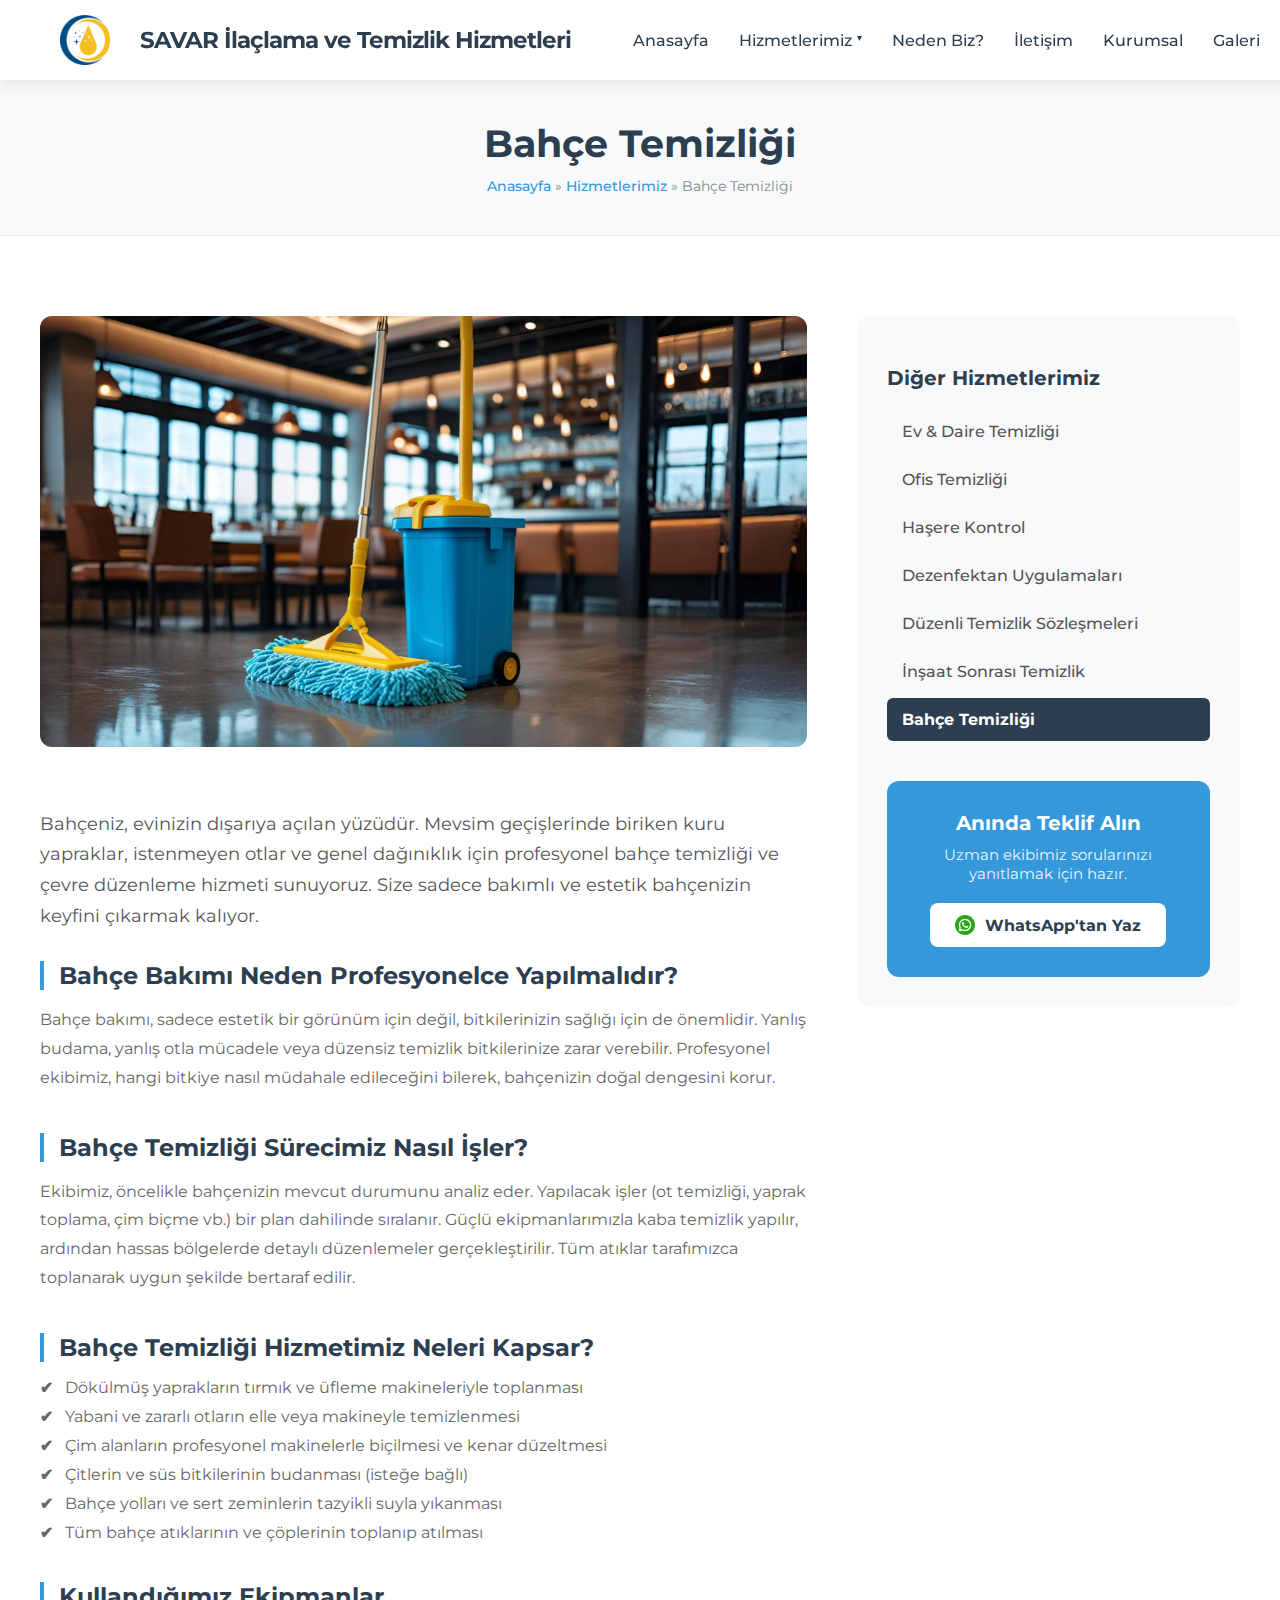
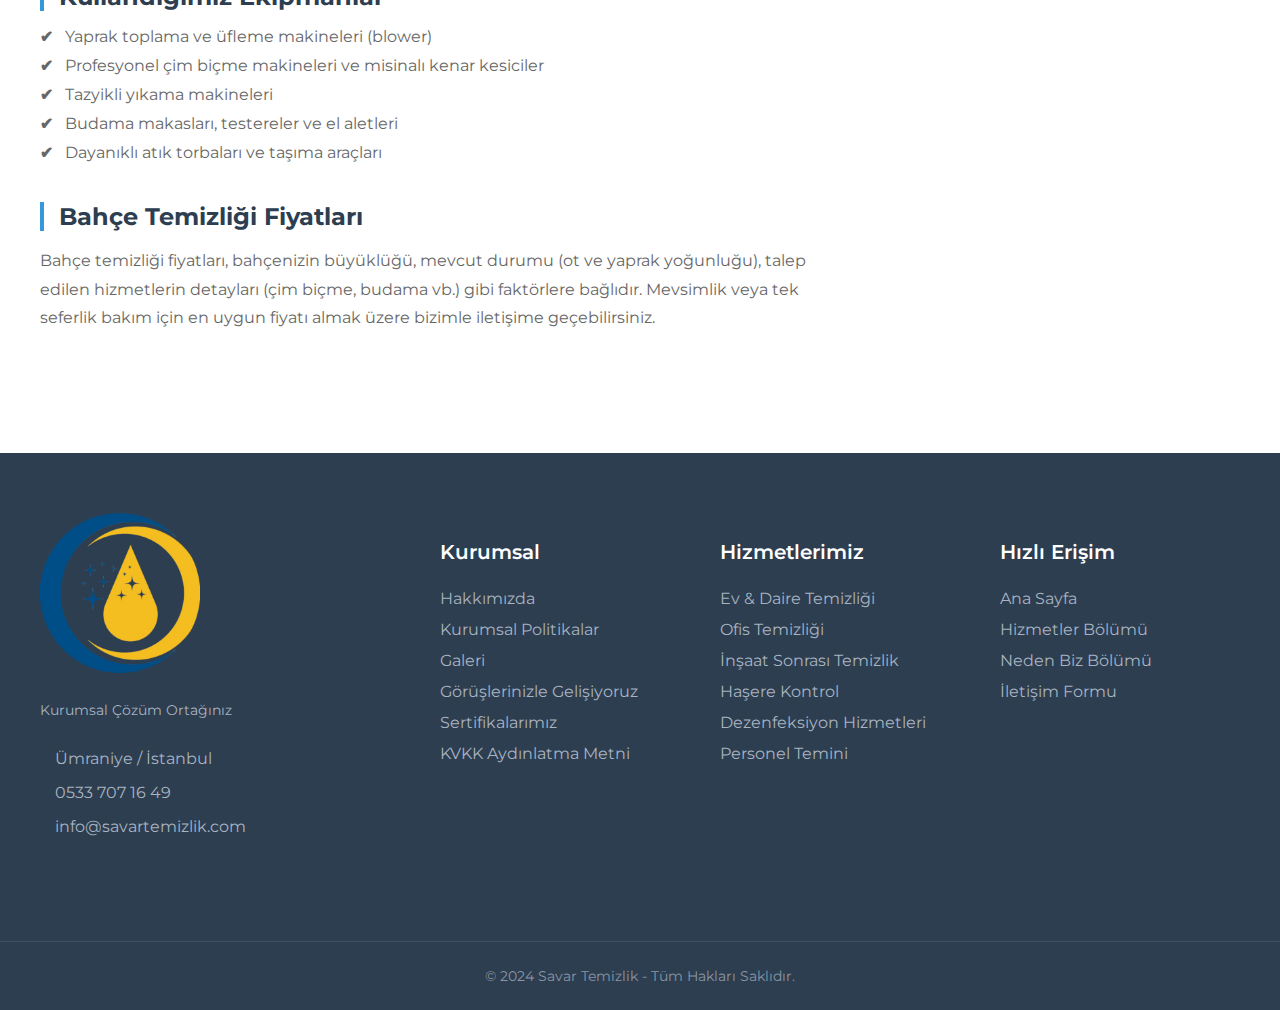
<file: bahce-temizligi.html>
<!DOCTYPE html>
<html lang="tr">
<head>
    <meta charset="UTF-8">
    <meta name="viewport" content="width=device-width, initial-scale=1.0">
    <title>Bahçe Temizliği ve Çevre Düzenleme | Savar Temizlik</title>
    <link rel="icon" type="image/png" href="image/logo.png">
    <link rel="stylesheet" href="style.css">
    <link rel="preconnect" href="https://fonts.googleapis.com">
    <link rel="preconnect" href="https://fonts.gstatic.com" crossorigin>
    <link href="https://fonts.googleapis.com/css2?family=Montserrat:wght@400;500;700&display=swap" rel="stylesheet">
</head>
<body>

<header class="main-header">
    <div class="container header-container">
        <!-- Logo -->
        <a href="index.html" class="logo">
            <img src="image/logo.png" alt="Savar Logo" class="logo-img">
            SAVAR İlaçlama ve Temizlik Hizmetleri
        </a>
        <!-- Navigasyon Menüsü (FİNAL VE DOĞRU HALİ) -->
        <nav class="main-nav">
            <ul class="nav-links">
                <li><a href="index.html">Anasayfa</a></li>
                <li class="dropdown-container">
                    <!-- Bu link artık her sayfadan doğru çalışır -->
                    <a href="index.html#hizmetlerimiz">Hizmetlerimiz <span class="arrow">▾</span></a>
                    <ul class="dropdown-menu">
                        <li><a href="ev-temizligi.html">Ev & Daire Temizliği</a></li>
                        <li><a href="ofis-temizligi.html">Ofis Temizliği</a></li>
                        <li><a href="hasere-kontrol.html">Haşere Kontrol</a></li>
                        <!-- DÜZELTİLDİ -->
                        <li><a href="dezenfektan-uygulamalari.html">Dezenfektan Uygulamaları</a></li>
                        <!-- DÜZELTİLDİ -->
                        <li><a href="duzenli-temizlik.html">Düzenli Temizlik Sözleşmeleri</a></li>
                        <li><a href="insaat-sonrasi-temizlik.html">İnşaat Sonrası Temizlik</a></li>
                        <!-- DÜZELTİLDİ -->
                        <li><a href="bahce-temizligi.html">Bahçe Temizliği</a></li>
                    </ul>
                </li>
                <!-- Bu linkler artık her sayfadan anasayfadaki doğru bölüme gider -->
                <li><a href="index.html#neden-biz">Neden Biz?</a></li>
                <li><a href="index.html#iletisim">İletişim</a></li>
                <li><a href="kurumsal.html">Kurumsal</a></li>
                <li><a href="galeri.html">Galeri</a></li>
            </ul>
        </nav>

        <!-- Mobil Menü için Hamburger İkonu -->
        <button class="hamburger">
            <span class="bar"></span>
            <span class="bar"></span>
            <span class="bar"></span>
        </button>
    </div>
</header>

    <main style="padding-top: 80px;">
        <section class="page-header">
            <div class="container">
                <h1>Bahçe Temizliği</h1>
                <nav class="breadcrumb">
                    <a href="index.html">Anasayfa</a> » 
                    <a href="index.html#hizmetlerimiz">Hizmetlerimiz</a> » 
                    <span>Bahçe Temizliği</span>
                </nav>
            </div>
        </section>

        <section class="service-detail-section">
            <div class="container">
                <div class="service-detail-layout">
                    <div class="service-content">
                        <img src="image/temizlik.jpg" alt="Bahçe Temizliği" class="service-main-image">
                        <p class="intro-paragraph">
                           Bahçeniz, evinizin dışarıya açılan yüzüdür. Mevsim geçişlerinde biriken kuru yapraklar, istenmeyen otlar ve genel dağınıklık için profesyonel bahçe temizliği ve çevre düzenleme hizmeti sunuyoruz. Size sadece bakımlı ve estetik bahçenizin keyfini çıkarmak kalıyor.
                        </p>
                        
                        <article class="service-article">
                            <h3>Bahçe Bakımı Neden Profesyonelce Yapılmalıdır?</h3>
                            <p>Bahçe bakımı, sadece estetik bir görünüm için değil, bitkilerinizin sağlığı için de önemlidir. Yanlış budama, yanlış otla mücadele veya düzensiz temizlik bitkilerinize zarar verebilir. Profesyonel ekibimiz, hangi bitkiye nasıl müdahale edileceğini bilerek, bahçenizin doğal dengesini korur.</p>
                        </article>

                        <article class="service-article">
                            <h3>Bahçe Temizliği Sürecimiz Nasıl İşler?</h3>
                            <p>Ekibimiz, öncelikle bahçenizin mevcut durumunu analiz eder. Yapılacak işler (ot temizliği, yaprak toplama, çim biçme vb.) bir plan dahilinde sıralanır. Güçlü ekipmanlarımızla kaba temizlik yapılır, ardından hassas bölgelerde detaylı düzenlemeler gerçekleştirilir. Tüm atıklar tarafımızca toplanarak uygun şekilde bertaraf edilir.</p>
                        </article>
                        
                        <article class="service-article">
                            <h3>Bahçe Temizliği Hizmetimiz Neleri Kapsar?</h3>
                            <ul>
                                <li>Dökülmüş yaprakların tırmık ve üfleme makineleriyle toplanması</li>
                                <li>Yabani ve zararlı otların elle veya makineyle temizlenmesi</li>
                                <li>Çim alanların profesyonel makinelerle biçilmesi ve kenar düzeltmesi</li>
                                <li>Çitlerin ve süs bitkilerinin budanması (isteğe bağlı)</li>
                                <li>Bahçe yolları ve sert zeminlerin tazyikli suyla yıkanması</li>
                                <li>Tüm bahçe atıklarının ve çöplerinin toplanıp atılması</li>
                            </ul>
                        </article>

                        <article class="service-article">
                            <h3>Kullandığımız Ekipmanlar</h3>
                            <ul>
                                <li>Yaprak toplama ve üfleme makineleri (blower)</li>
                                <li>Profesyonel çim biçme makineleri ve misinalı kenar kesiciler</li>
                                <li>Tazyikli yıkama makineleri</li>
                                <li>Budama makasları, testereler ve el aletleri</li>
                                <li>Dayanıklı atık torbaları ve taşıma araçları</li>
                            </ul>
                        </article>

                        <article class="service-article">
                            <h3>Bahçe Temizliği Fiyatları</h3>
                            <p>Bahçe temizliği fiyatları, bahçenizin büyüklüğü, mevcut durumu (ot ve yaprak yoğunluğu), talep edilen hizmetlerin detayları (çim biçme, budama vb.) gibi faktörlere bağlıdır. Mevsimlik veya tek seferlik bakım için en uygun fiyatı almak üzere bizimle iletişime geçebilirsiniz.</p>
                        </article>
                    </div>

                    <aside class="service-sidebar">
                        <h3>Diğer Hizmetlerimiz</h3>
                        <ul class="sidebar-service-list">
                            <li><a href="ev-temizligi.html">Ev & Daire Temizliği</a></li>
                            <li><a href="ofis-temizligi.html">Ofis Temizliği</a></li>
                            <li><a href="hasere-kontrol.html">Haşere Kontrol</a></li>
                            <li><a href="dezenfektan-uygulamalari.html">Dezenfektan Uygulamaları</a></li>
                            <li><a href="duzenli-temizlik.html">Düzenli Temizlik Sözleşmeleri</a></li>
                            <li><a href="insaat-sonrasi-temizlik.html">İnşaat Sonrası Temizlik</a></li>
                            <li class="active"><a href="bahce-temizligi.html">Bahçe Temizliği</a></li>
                        </ul>
                        <div class="sidebar-whatsapp-box">
                            <h4>Anında Teklif Alın</h4>
                            <p>Uzman ekibimiz sorularınızı yanıtlamak için hazır.</p>
                            <a href="https://wa.me/905337071649?text=Merhaba, bahçe temizliği hizmeti hakkında bilgi almak istiyorum." class="whatsapp-button" target="_blank"><img src="image/whatsapp.png" alt="WhatsApp"><span>WhatsApp'tan Yaz</span></a>
                        </div>
                    </aside>
                </div>
            </div>
        </section>
    </main>
<footer class="site-footer">
    <div class="container">
        <!-- 4 SÜTUNLU ANA ALAN -->
        <div class="footer-main">

            <!-- Sütun 1: Logo ve İletişim -->
            <div class="footer-column about-column">
                <a href="index.html" class="footer-logo">
                    <img src="image/logo.png" alt="Savar Temizlik Logosu">
                </a>
                <p class="footer-tagline">Kurumsal Çözüm Ortağınız</p>
                <ul class="footer-contact-list">
                    <!-- İkonların görünmesi için aşağıdaki notu oku -->
                    <li><i class="lnr lnr-map-marker"></i><span>Ümraniye / İstanbul</span></li>
                    <li><i class="lnr lnr-phone-handset"></i><a href="tel:+905337071649">0533 707 16 49</a></li>
                    <li><i class="lnr lnr-envelope"></i><a href="mailto:info@savartemizlik.com">info@savartemizlik.com</a></li>
                </ul>
            </div>

            <!-- Sütun 2: Kurumsal Linkler -->
            <div class="footer-column">
                <h4>Kurumsal</h4>
                <ul class="footer-link-list">
                    <li><a href="hakkimizda.html">Hakkımızda</a></li>
                    <li><a href="kurumsal.html">Kurumsal Politikalar</a></li>
                    <li><a href="galeri.html">Galeri</a></li>
                    <li><a href="gorusleriniz.html">Görüşlerinizle Gelişiyoruz</a></li>
                    <li><a href="belgeler/sertifikalar.pdf" target="_blank">Sertifikalarımız</a></li>
                    <li><a href="kvkk.html">KVKK Aydınlatma Metni</a></li>
                </ul>
            </div>

            <!-- Sütun 3: Ana Hizmetler -->
            <div class="footer-column">
                <h4>Hizmetlerimiz</h4>
                <ul class="footer-link-list">
                    <li><a href="ev-temizligi.html">Ev & Daire Temizliği</a></li>
                    <li><a href="ofis-temizligi.html">Ofis Temizliği</a></li>
                    <li><a href="insaat-sonrasi-temizlik.html">İnşaat Sonrası Temizlik</a></li>
                    <li><a href="hasere-kontrol.html">Haşere Kontrol</a></li>
                    <li><a href="dezenfektan-uygulamalari.html">Dezenfeksiyon Hizmetleri</a></li>
                    <li><a href="personel-temini.html">Personel Temini</a></li>
                </ul>
            </div>
            
            <!-- Sütun 4: Hızlı Erişim -->
            <div class="footer-column">
                <h4>Hızlı Erişim</h4>
                <ul class="footer-link-list">
                    <li><a href="index.html">Ana Sayfa</a></li>
                    <!-- DÜZELTME: Bu linkler artık her sayfadan doğru çalışır -->
                    <li><a href="index.html#hizmetlerimiz">Hizmetler Bölümü</a></li>
                    <li><a href="index.html#neden-biz">Neden Biz Bölümü</a></li>
                    <li><a href="index.html#iletisim">İletişim Formu</a></li>
                </ul>
            </div>

        </div>
    </div>
    <!-- ALT BİLGİ BANDI (Copyright) -->
    <div class="footer-bottom">
        <div class="container">
            <p>© 2024 Savar Temizlik - Tüm Hakları Saklıdır.</p>
        </div>
    </div>
</footer>
    <script>
        const hamburger = document.querySelector('.hamburger');
        const mainNav = document.querySelector('.main-nav');
        hamburger.addEventListener('click', () => { mainNav.classList.toggle('active'); });
    </script>
</body>
</html>
</file>
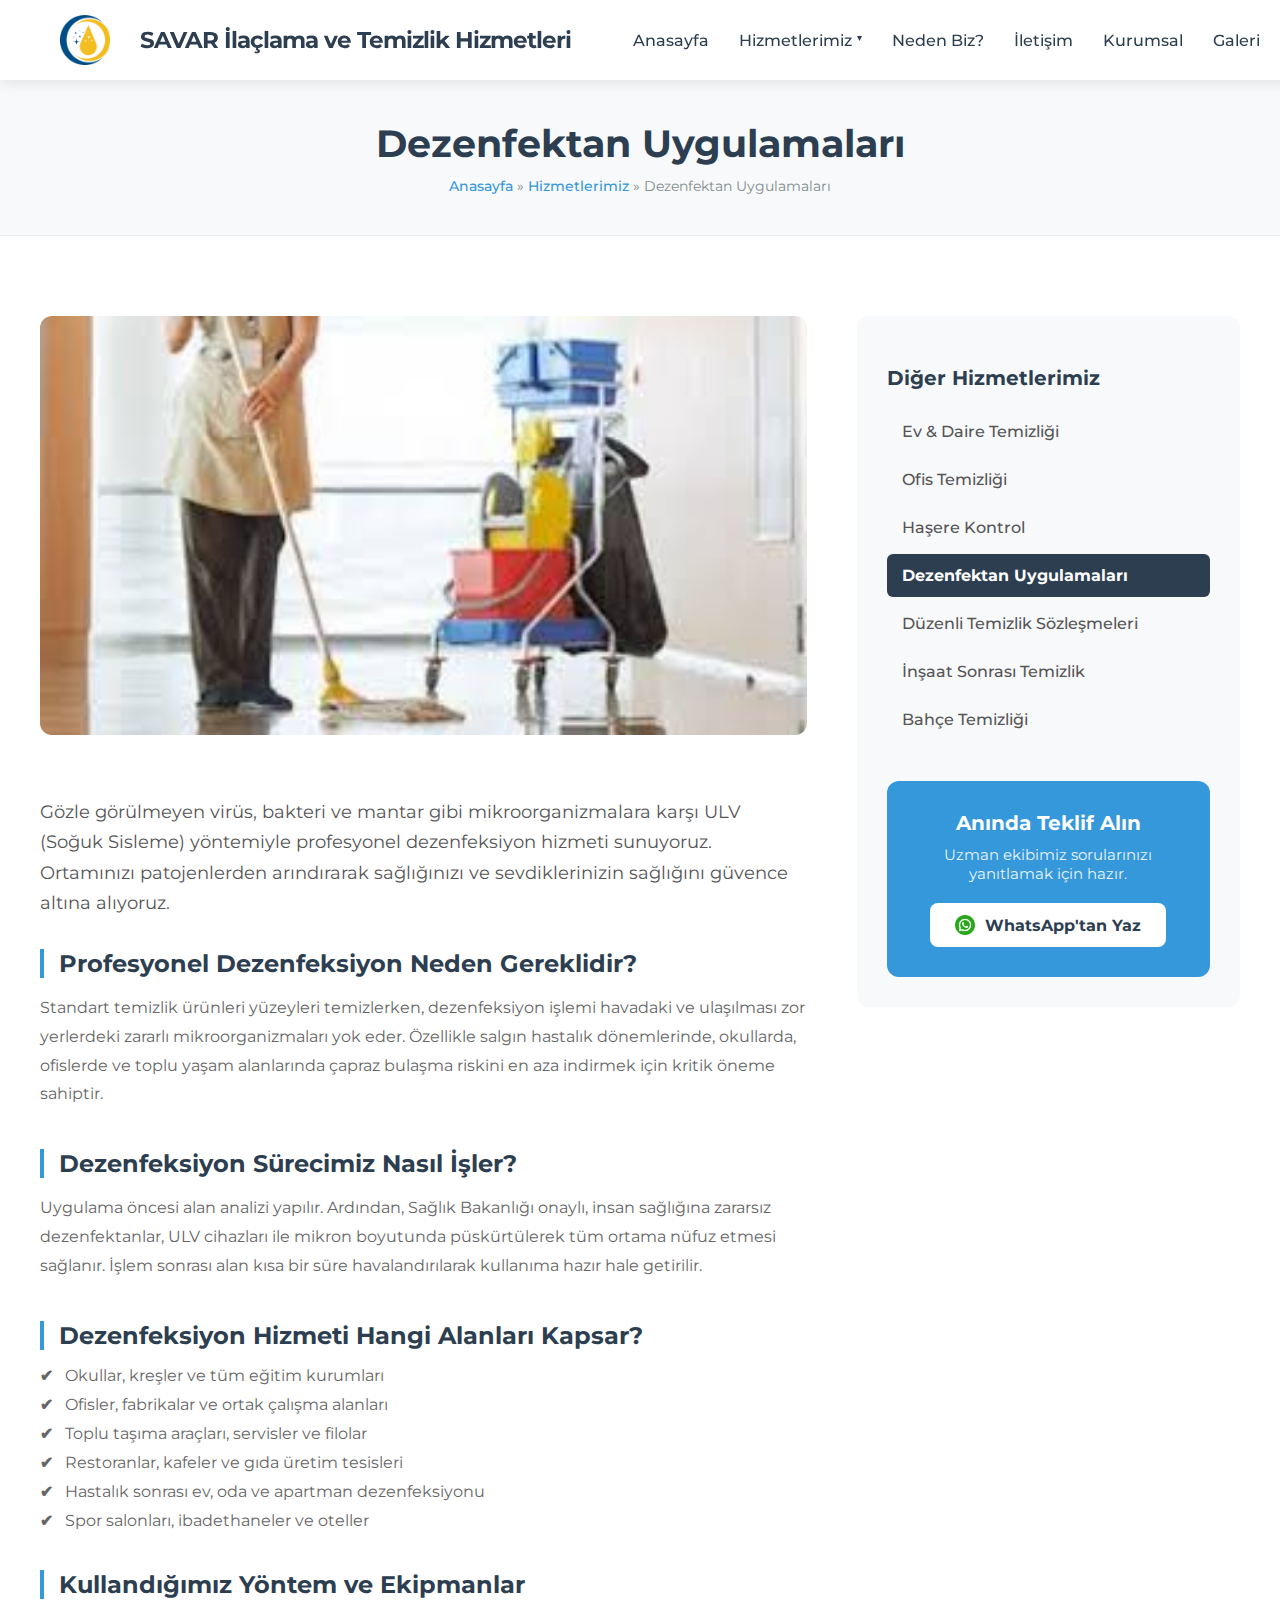
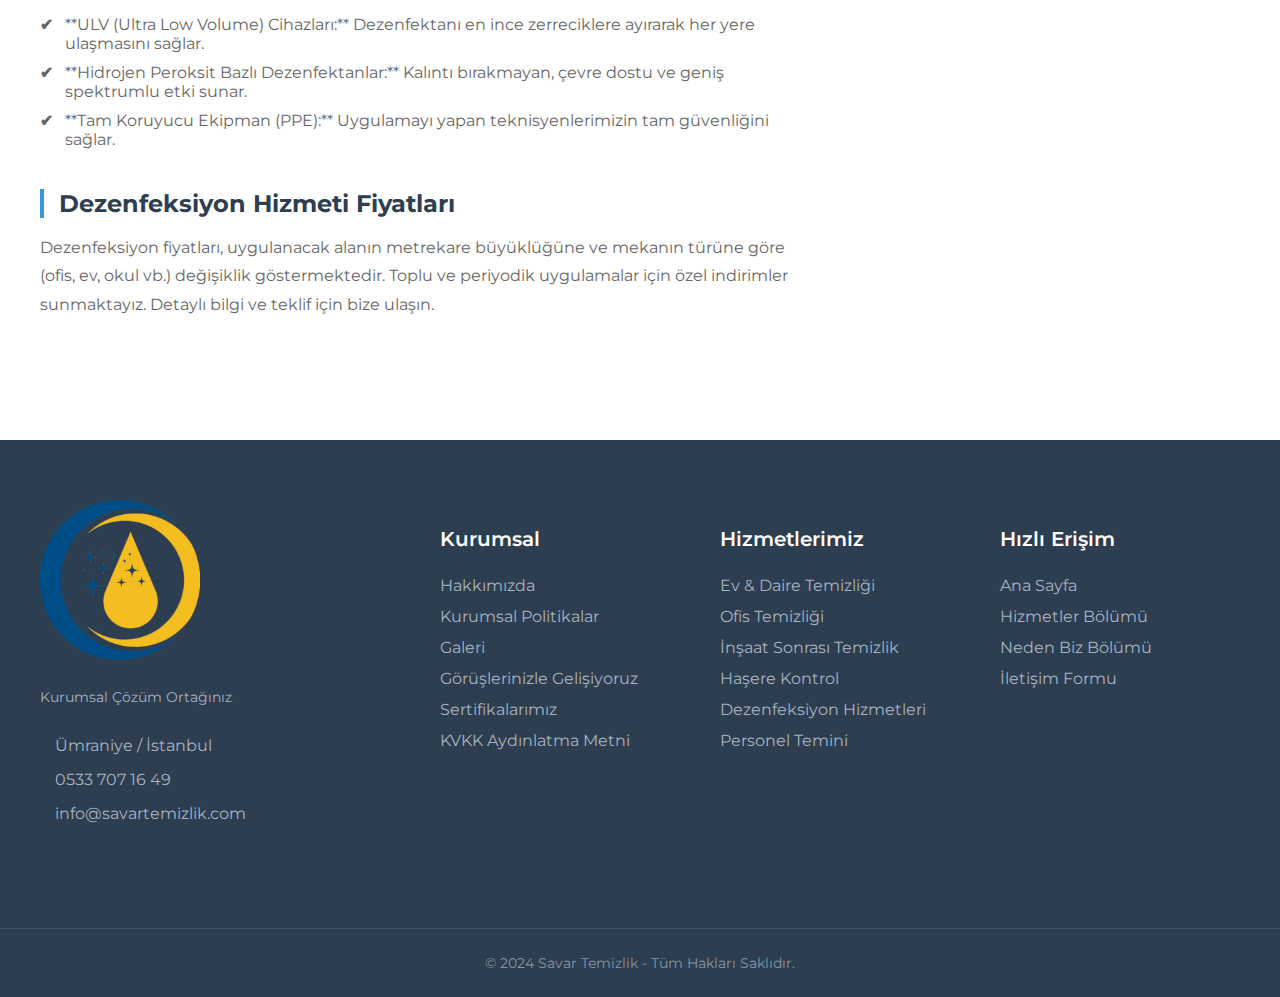
<file: dezenfektan-uygulamalari.html>
<!DOCTYPE html>
<html lang="tr">
<head>
    <meta charset="UTF-8">
    <meta name="viewport" content="width=device-width, initial-scale=1.0">
    <title>Dezenfektan Uygulamaları | Savar Temizlik</title>
    <link rel="icon" type="image/png" href="image/logo.png">
    <link rel="stylesheet" href="style.css">
    <link rel="preconnect" href="https://fonts.googleapis.com">
    <link rel="preconnect" href="https://fonts.gstatic.com" crossorigin>
    <link href="https://fonts.googleapis.com/css2?family=Montserrat:wght@400;500;700&display=swap" rel="stylesheet">
</head>
<body>

<header class="main-header">
    <div class="container header-container">
        <!-- Logo -->
        <a href="index.html" class="logo">
            <img src="image/logo.png" alt="Savar Logo" class="logo-img">
            SAVAR İlaçlama ve Temizlik Hizmetleri
        </a>
        <!-- Navigasyon Menüsü (FİNAL VE DOĞRU HALİ) -->
        <nav class="main-nav">
            <ul class="nav-links">
                <li><a href="index.html">Anasayfa</a></li>
                <li class="dropdown-container">
                    <!-- Bu link artık her sayfadan doğru çalışır -->
                    <a href="index.html#hizmetlerimiz">Hizmetlerimiz <span class="arrow">▾</span></a>
                    <ul class="dropdown-menu">
                        <li><a href="ev-temizligi.html">Ev & Daire Temizliği</a></li>
                        <li><a href="ofis-temizligi.html">Ofis Temizliği</a></li>
                        <li><a href="hasere-kontrol.html">Haşere Kontrol</a></li>
                        <!-- DÜZELTİLDİ -->
                        <li><a href="dezenfektan-uygulamalari.html">Dezenfektan Uygulamaları</a></li>
                        <!-- DÜZELTİLDİ -->
                        <li><a href="duzenli-temizlik.html">Düzenli Temizlik Sözleşmeleri</a></li>
                        <li><a href="insaat-sonrasi-temizlik.html">İnşaat Sonrası Temizlik</a></li>
                        <!-- DÜZELTİLDİ -->
                        <li><a href="bahce-temizligi.html">Bahçe Temizliği</a></li>
                    </ul>
                </li>
                <!-- Bu linkler artık her sayfadan anasayfadaki doğru bölüme gider -->
                <li><a href="index.html#neden-biz">Neden Biz?</a></li>
                <li><a href="index.html#iletisim">İletişim</a></li>
                <li><a href="kurumsal.html">Kurumsal</a></li>
                <li><a href="galeri.html">Galeri</a></li>
            </ul>
        </nav>

        <!-- Mobil Menü için Hamburger İkonu -->
        <button class="hamburger">
            <span class="bar"></span>
            <span class="bar"></span>
            <span class="bar"></span>
        </button>
    </div>
</header>

    <main style="padding-top: 80px;">
        <section class="page-header">
            <div class="container">
                <h1>Dezenfektan Uygulamaları</h1>
                <nav class="breadcrumb">
                    <a href="index.html">Anasayfa</a> » 
                    <a href="index.html#hizmetlerimiz">Hizmetlerimiz</a> » 
                    <span>Dezenfektan Uygulamaları</span>
                </nav>
            </div>
        </section>

        <section class="service-detail-section">
            <div class="container">
                <div class="service-detail-layout">
                    <div class="service-content">
                        <img src="image/okul temizlik.jpg" alt="Dezenfektan Uygulamaları" class="service-main-image">
                        <p class="intro-paragraph">
                            Gözle görülmeyen virüs, bakteri ve mantar gibi mikroorganizmalara karşı ULV (Soğuk Sisleme) yöntemiyle profesyonel dezenfeksiyon hizmeti sunuyoruz. Ortamınızı patojenlerden arındırarak sağlığınızı ve sevdiklerinizin sağlığını güvence altına alıyoruz.
                        </p>
                        
                        <article class="service-article">
                            <h3>Profesyonel Dezenfeksiyon Neden Gereklidir?</h3>
                            <p>Standart temizlik ürünleri yüzeyleri temizlerken, dezenfeksiyon işlemi havadaki ve ulaşılması zor yerlerdeki zararlı mikroorganizmaları yok eder. Özellikle salgın hastalık dönemlerinde, okullarda, ofislerde ve toplu yaşam alanlarında çapraz bulaşma riskini en aza indirmek için kritik öneme sahiptir.</p>
                        </article>

                        <article class="service-article">
                            <h3>Dezenfeksiyon Sürecimiz Nasıl İşler?</h3>
                            <p>Uygulama öncesi alan analizi yapılır. Ardından, Sağlık Bakanlığı onaylı, insan sağlığına zararsız dezenfektanlar, ULV cihazları ile mikron boyutunda püskürtülerek tüm ortama nüfuz etmesi sağlanır. İşlem sonrası alan kısa bir süre havalandırılarak kullanıma hazır hale getirilir.</p>
                        </article>
                        
                        <article class="service-article">
                            <h3>Dezenfeksiyon Hizmeti Hangi Alanları Kapsar?</h3>
                            <ul>
                                <li>Okullar, kreşler ve tüm eğitim kurumları</li>
                                <li>Ofisler, fabrikalar ve ortak çalışma alanları</li>
                                <li>Toplu taşıma araçları, servisler ve filolar</li>
                                <li>Restoranlar, kafeler ve gıda üretim tesisleri</li>
                                <li>Hastalık sonrası ev, oda ve apartman dezenfeksiyonu</li>
                                <li>Spor salonları, ibadethaneler ve oteller</li>
                            </ul>
                        </article>

                        <article class="service-article">
                            <h3>Kullandığımız Yöntem ve Ekipmanlar</h3>
                            <ul>
                                <li>**ULV (Ultra Low Volume) Cihazları:** Dezenfektanı en ince zerreciklere ayırarak her yere ulaşmasını sağlar.</li>
                                <li>**Hidrojen Peroksit Bazlı Dezenfektanlar:** Kalıntı bırakmayan, çevre dostu ve geniş spektrumlu etki sunar.</li>
                                <li>**Tam Koruyucu Ekipman (PPE):** Uygulamayı yapan teknisyenlerimizin tam güvenliğini sağlar.</li>
                            </ul>
                        </article>

                        <article class="service-article">
                            <h3>Dezenfeksiyon Hizmeti Fiyatları</h3>
                            <p>Dezenfeksiyon fiyatları, uygulanacak alanın metrekare büyüklüğüne ve mekanın türüne göre (ofis, ev, okul vb.) değişiklik göstermektedir. Toplu ve periyodik uygulamalar için özel indirimler sunmaktayız. Detaylı bilgi ve teklif için bize ulaşın.</p>
                        </article>
                    </div>

                    <aside class="service-sidebar">
                        <h3>Diğer Hizmetlerimiz</h3>
                        <ul class="sidebar-service-list">
                            <li><a href="ev-temizligi.html">Ev & Daire Temizliği</a></li>
                            <li><a href="ofis-temizligi.html">Ofis Temizliği</a></li>
                            <li><a href="hasere-kontrol.html">Haşere Kontrol</a></li>
                            <li class="active"><a href="dezenfektan-uygulamalari.html">Dezenfektan Uygulamaları</a></li>
                            <li><a href="duzenli-temizlik.html">Düzenli Temizlik Sözleşmeleri</a></li>
                            <li><a href="insaat-sonrasi-temizlik.html">İnşaat Sonrası Temizlik</a></li>
                            <li><a href="bahce-temizligi.html">Bahçe Temizliği</a></li>
                        </ul>
                        <div class="sidebar-whatsapp-box">
                            <h4>Anında Teklif Alın</h4>
                            <p>Uzman ekibimiz sorularınızı yanıtlamak için hazır.</p>
                            <a href="https://wa.me/905337071649?text=Merhaba, dezenfeksiyon hizmeti hakkında bilgi almak istiyorum." class="whatsapp-button" target="_blank"><img src="image/whatsapp.png" alt="WhatsApp"><span>WhatsApp'tan Yaz</span></a>
                        </div>
                    </aside>
                </div>
            </div>
        </section>
    </main>

<footer class="site-footer">
    <div class="container">
        <!-- 4 SÜTUNLU ANA ALAN -->
        <div class="footer-main">

            <!-- Sütun 1: Logo ve İletişim -->
            <div class="footer-column about-column">
                <a href="index.html" class="footer-logo">
                    <img src="image/logo.png" alt="Savar Temizlik Logosu">
                </a>
                <p class="footer-tagline">Kurumsal Çözüm Ortağınız</p>
                <ul class="footer-contact-list">
                    <!-- İkonların görünmesi için aşağıdaki notu oku -->
                    <li><i class="lnr lnr-map-marker"></i><span>Ümraniye / İstanbul</span></li>
                    <li><i class="lnr lnr-phone-handset"></i><a href="tel:+905337071649">0533 707 16 49</a></li>
                    <li><i class="lnr lnr-envelope"></i><a href="mailto:info@savartemizlik.com">info@savartemizlik.com</a></li>
                </ul>
            </div>

            <!-- Sütun 2: Kurumsal Linkler -->
            <div class="footer-column">
                <h4>Kurumsal</h4>
                <ul class="footer-link-list">
                    <li><a href="hakkimizda.html">Hakkımızda</a></li>
                    <li><a href="kurumsal.html">Kurumsal Politikalar</a></li>
                    <li><a href="galeri.html">Galeri</a></li>
                    <li><a href="gorusleriniz.html">Görüşlerinizle Gelişiyoruz</a></li>
                    <li><a href="belgeler/sertifikalar.pdf" target="_blank">Sertifikalarımız</a></li>
                    <li><a href="kvkk.html">KVKK Aydınlatma Metni</a></li>
                </ul>
            </div>

            <!-- Sütun 3: Ana Hizmetler -->
            <div class="footer-column">
                <h4>Hizmetlerimiz</h4>
                <ul class="footer-link-list">
                    <li><a href="ev-temizligi.html">Ev & Daire Temizliği</a></li>
                    <li><a href="ofis-temizligi.html">Ofis Temizliği</a></li>
                    <li><a href="insaat-sonrasi-temizlik.html">İnşaat Sonrası Temizlik</a></li>
                    <li><a href="hasere-kontrol.html">Haşere Kontrol</a></li>
                    <li><a href="dezenfektan-uygulamalari.html">Dezenfeksiyon Hizmetleri</a></li>
                    <li><a href="personel-temini.html">Personel Temini</a></li>
                </ul>
            </div>
            
            <!-- Sütun 4: Hızlı Erişim -->
            <div class="footer-column">
                <h4>Hızlı Erişim</h4>
                <ul class="footer-link-list">
                    <li><a href="index.html">Ana Sayfa</a></li>
                    <!-- DÜZELTME: Bu linkler artık her sayfadan doğru çalışır -->
                    <li><a href="index.html#hizmetlerimiz">Hizmetler Bölümü</a></li>
                    <li><a href="index.html#neden-biz">Neden Biz Bölümü</a></li>
                    <li><a href="index.html#iletisim">İletişim Formu</a></li>
                </ul>
            </div>

        </div>
    </div>
    <!-- ALT BİLGİ BANDI (Copyright) -->
    <div class="footer-bottom">
        <div class="container">
            <p>© 2024 Savar Temizlik - Tüm Hakları Saklıdır.</p>
        </div>
    </div>
</footer>
    <script>
        const hamburger = document.querySelector('.hamburger');
        const mainNav = document.querySelector('.main-nav');
        hamburger.addEventListener('click', () => { mainNav.classList.toggle('active'); });
    </script>
</body>
</html>
</file>
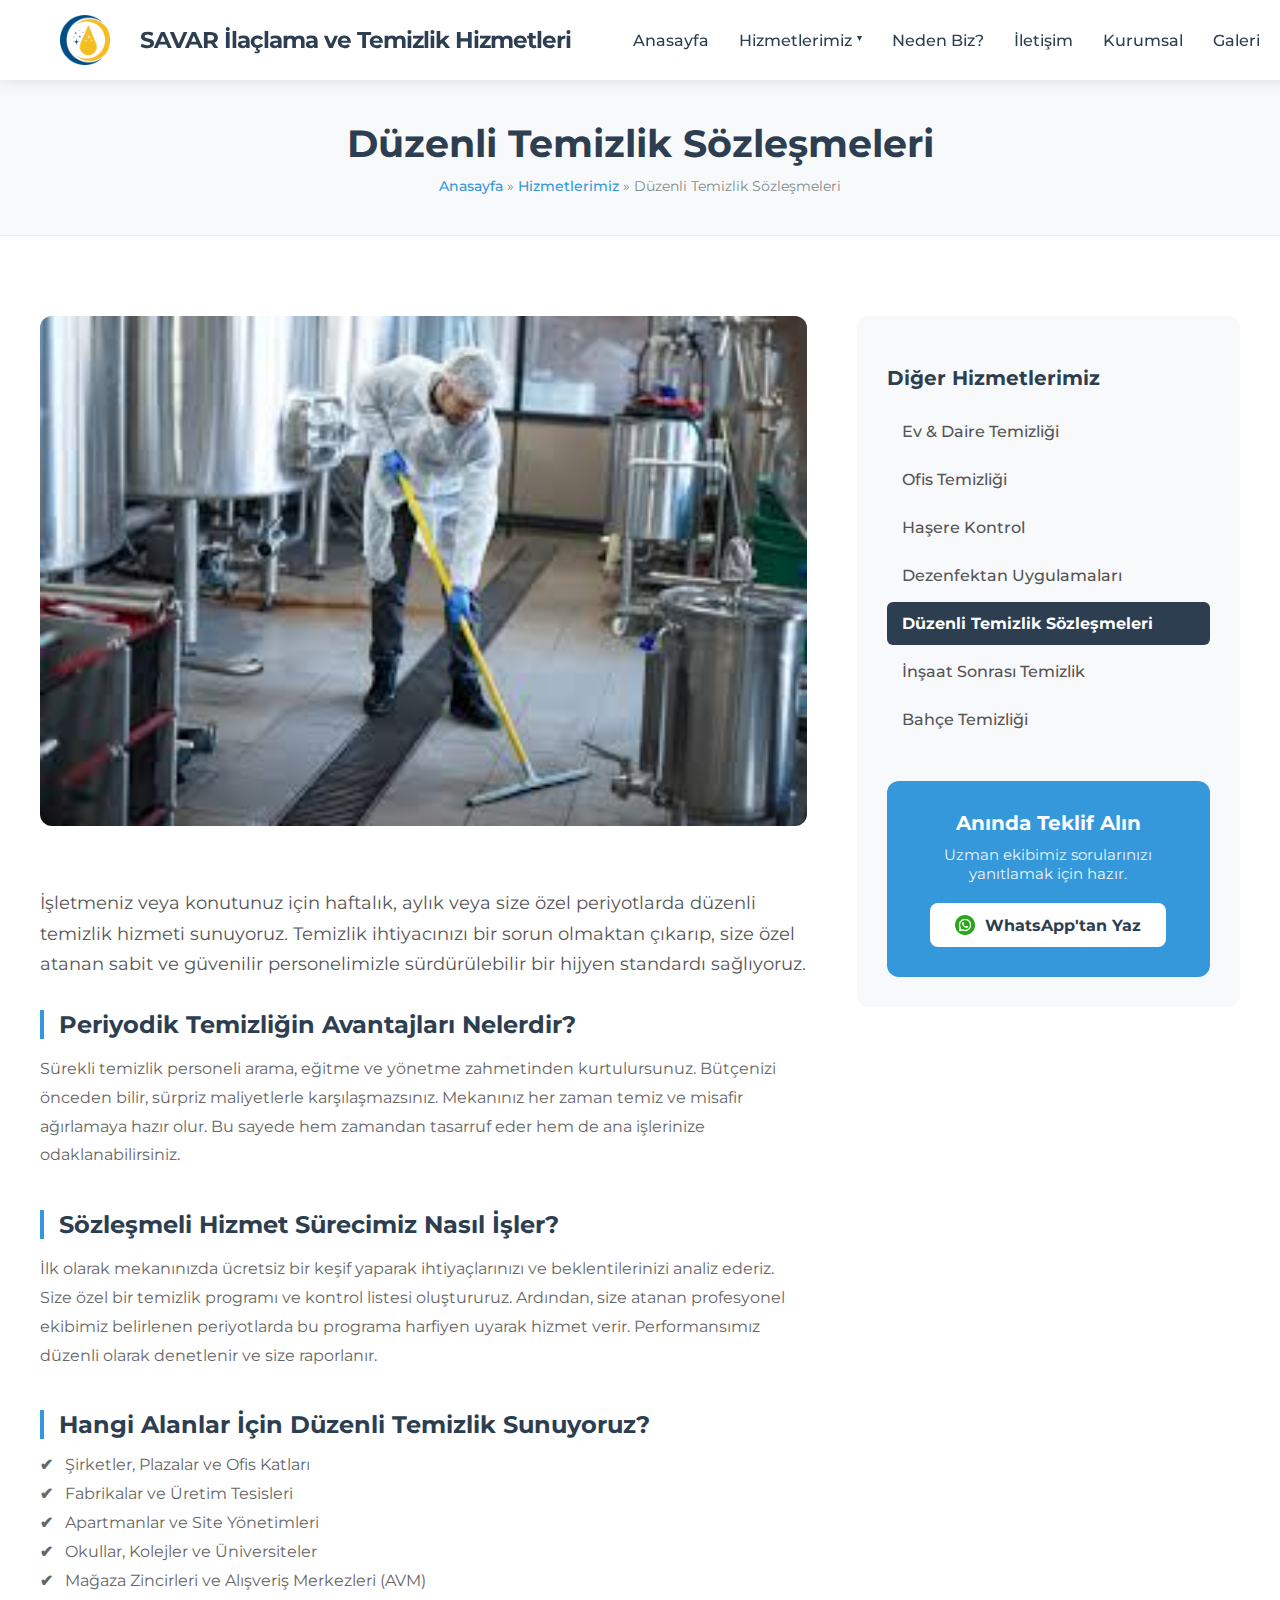
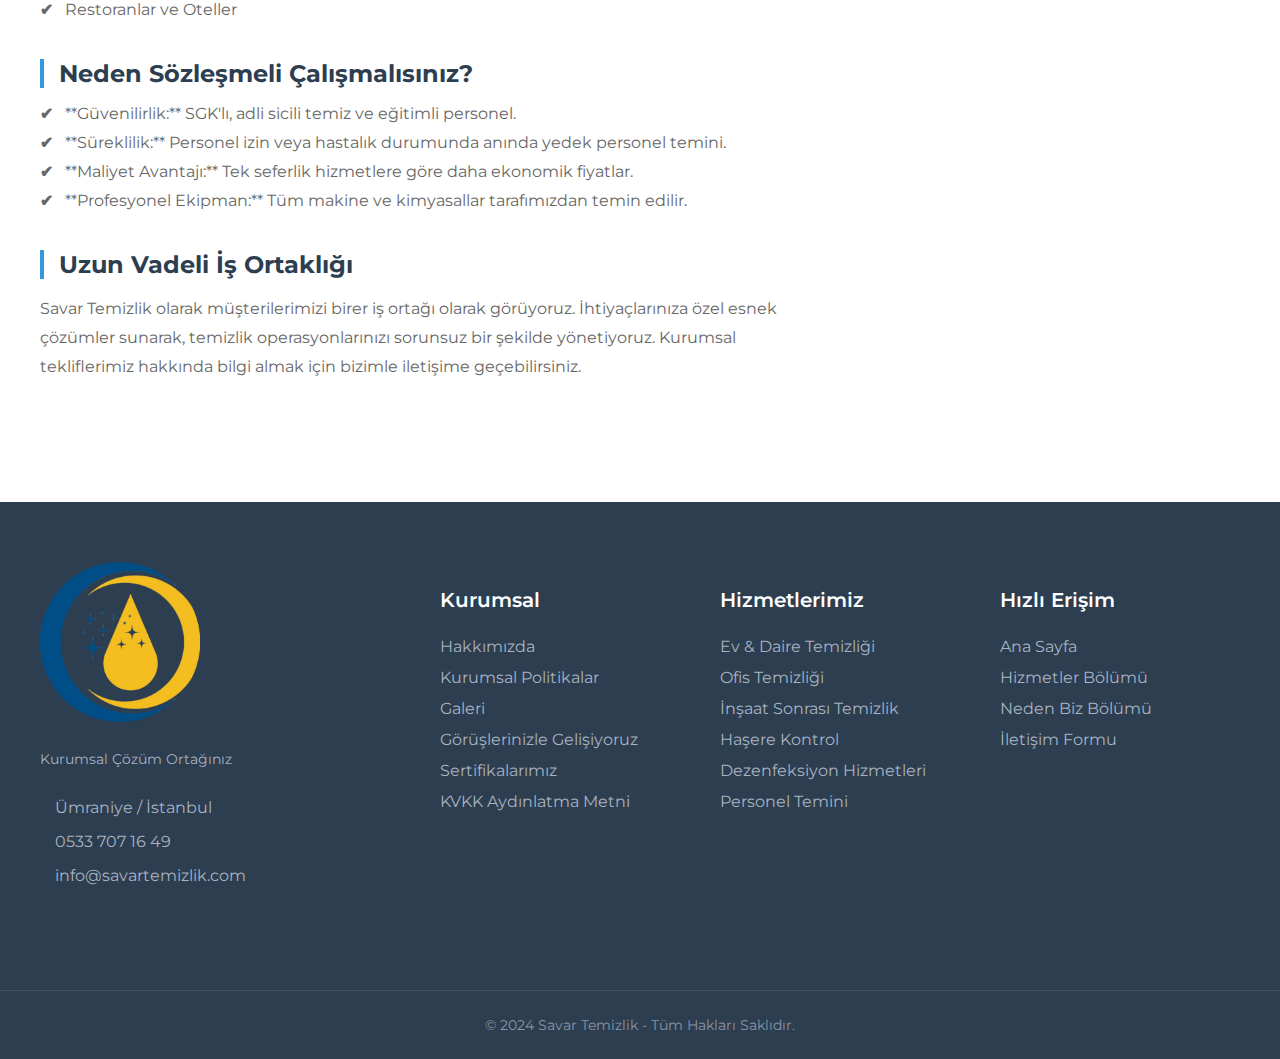
<file: duzenli-temizlik.html>
<!DOCTYPE html>
<html lang="tr">
<head>
    <meta charset="UTF-8">
    <meta name="viewport" content="width=device-width, initial-scale=1.0">
    <title>Düzenli Temizlik Sözleşmeleri | Savar Temizlik</title>
    <link rel="icon" type="image/png" href="image/logo.png">
    <link rel="stylesheet" href="style.css">
    <link rel="preconnect" href="https://fonts.googleapis.com">
    <link rel="preconnect" href="https://fonts.gstatic.com" crossorigin>
    <link href="https://fonts.googleapis.com/css2?family=Montserrat:wght@400;500;700&display=swap" rel="stylesheet">
</head>
<body>

<header class="main-header">
    <div class="container header-container">
        <!-- Logo -->
        <a href="index.html" class="logo">
            <img src="image/logo.png" alt="Savar Logo" class="logo-img">
            SAVAR İlaçlama ve Temizlik Hizmetleri
        </a>
        <!-- Navigasyon Menüsü (FİNAL VE DOĞRU HALİ) -->
        <nav class="main-nav">
            <ul class="nav-links">
                <li><a href="index.html">Anasayfa</a></li>
                <li class="dropdown-container">
                    <!-- Bu link artık her sayfadan doğru çalışır -->
                    <a href="index.html#hizmetlerimiz">Hizmetlerimiz <span class="arrow">▾</span></a>
                    <ul class="dropdown-menu">
                        <li><a href="ev-temizligi.html">Ev & Daire Temizliği</a></li>
                        <li><a href="ofis-temizligi.html">Ofis Temizliği</a></li>
                        <li><a href="hasere-kontrol.html">Haşere Kontrol</a></li>
                        <!-- DÜZELTİLDİ -->
                        <li><a href="dezenfektan-uygulamalari.html">Dezenfektan Uygulamaları</a></li>
                        <!-- DÜZELTİLDİ -->
                        <li><a href="duzenli-temizlik.html">Düzenli Temizlik Sözleşmeleri</a></li>
                        <li><a href="insaat-sonrasi-temizlik.html">İnşaat Sonrası Temizlik</a></li>
                        <!-- DÜZELTİLDİ -->
                        <li><a href="bahce-temizligi.html">Bahçe Temizliği</a></li>
                    </ul>
                </li>
                <!-- Bu linkler artık her sayfadan anasayfadaki doğru bölüme gider -->
                <li><a href="index.html#neden-biz">Neden Biz?</a></li>
                <li><a href="index.html#iletisim">İletişim</a></li>
                <li><a href="kurumsal.html">Kurumsal</a></li>
                <li><a href="galeri.html">Galeri</a></li>
            </ul>
        </nav>

        <!-- Mobil Menü için Hamburger İkonu -->
        <button class="hamburger">
            <span class="bar"></span>
            <span class="bar"></span>
            <span class="bar"></span>
        </button>
    </div>
</header>

    <main style="padding-top: 80px;">
        <section class="page-header">
            <div class="container">
                <h1>Düzenli Temizlik Sözleşmeleri</h1>
                <nav class="breadcrumb">
                    <a href="index.html">Anasayfa</a> » 
                    <a href="index.html#hizmetlerimiz">Hizmetlerimiz</a> » 
                    <span>Düzenli Temizlik Sözleşmeleri</span>
                </nav>
            </div>
        </section>

        <section class="service-detail-section">
            <div class="container">
                <div class="service-detail-layout">
                    <div class="service-content">
                        <img src="image/imalathane-temizlik.jpg" alt="Düzenli Temizlik" class="service-main-image">
                        <p class="intro-paragraph">
                           İşletmeniz veya konutunuz için haftalık, aylık veya size özel periyotlarda düzenli temizlik hizmeti sunuyoruz. Temizlik ihtiyacınızı bir sorun olmaktan çıkarıp, size özel atanan sabit ve güvenilir personelimizle sürdürülebilir bir hijyen standardı sağlıyoruz.
                        </p>
                        
                        <article class="service-article">
                            <h3>Periyodik Temizliğin Avantajları Nelerdir?</h3>
                            <p>Sürekli temizlik personeli arama, eğitme ve yönetme zahmetinden kurtulursunuz. Bütçenizi önceden bilir, sürpriz maliyetlerle karşılaşmazsınız. Mekanınız her zaman temiz ve misafir ağırlamaya hazır olur. Bu sayede hem zamandan tasarruf eder hem de ana işlerinize odaklanabilirsiniz.</p>
                        </article>

                        <article class="service-article">
                            <h3>Sözleşmeli Hizmet Sürecimiz Nasıl İşler?</h3>
                            <p>İlk olarak mekanınızda ücretsiz bir keşif yaparak ihtiyaçlarınızı ve beklentilerinizi analiz ederiz. Size özel bir temizlik programı ve kontrol listesi oluştururuz. Ardından, size atanan profesyonel ekibimiz belirlenen periyotlarda bu programa harfiyen uyarak hizmet verir. Performansımız düzenli olarak denetlenir ve size raporlanır.</p>
                        </article>
                        
                        <article class="service-article">
                            <h3>Hangi Alanlar İçin Düzenli Temizlik Sunuyoruz?</h3>
                            <ul>
                                <li>Şirketler, Plazalar ve Ofis Katları</li>
                                <li>Fabrikalar ve Üretim Tesisleri</li>
                                <li>Apartmanlar ve Site Yönetimleri</li>
                                <li>Okullar, Kolejler ve Üniversiteler</li>
                                <li>Mağaza Zincirleri ve Alışveriş Merkezleri (AVM)</li>
                                <li>Restoranlar ve Oteller</li>
                            </ul>
                        </article>

                        <article class="service-article">
                            <h3>Neden Sözleşmeli Çalışmalısınız?</h3>
                            <ul>
                                <li>**Güvenilirlik:** SGK'lı, adli sicili temiz ve eğitimli personel.</li>
                                <li>**Süreklilik:** Personel izin veya hastalık durumunda anında yedek personel temini.</li>
                                <li>**Maliyet Avantajı:** Tek seferlik hizmetlere göre daha ekonomik fiyatlar.</li>
                                <li>**Profesyonel Ekipman:** Tüm makine ve kimyasallar tarafımızdan temin edilir.</li>
                            </ul>
                        </article>

                        <article class="service-article">
                            <h3>Uzun Vadeli İş Ortaklığı</h3>
                            <p>Savar Temizlik olarak müşterilerimizi birer iş ortağı olarak görüyoruz. İhtiyaçlarınıza özel esnek çözümler sunarak, temizlik operasyonlarınızı sorunsuz bir şekilde yönetiyoruz. Kurumsal tekliflerimiz hakkında bilgi almak için bizimle iletişime geçebilirsiniz.</p>
                        </article>
                    </div>

                    <aside class="service-sidebar">
                        <h3>Diğer Hizmetlerimiz</h3>
                        <ul class="sidebar-service-list">
                            <li><a href="ev-temizligi.html">Ev & Daire Temizliği</a></li>
                            <li><a href="ofis-temizligi.html">Ofis Temizliği</a></li>
                            <li><a href="hasere-kontrol.html">Haşere Kontrol</a></li>
                            <li><a href="dezenfektan-uygulamalari.html">Dezenfektan Uygulamaları</a></li>
                            <li class="active"><a href="duzenli-temizlik.html">Düzenli Temizlik Sözleşmeleri</a></li>
                            <li><a href="insaat-sonrasi-temizlik.html">İnşaat Sonrası Temizlik</a></li>
                            <li><a href="bahce-temizligi.html">Bahçe Temizliği</a></li>
                        </ul>
                        <div class="sidebar-whatsapp-box">
                            <h4>Anında Teklif Alın</h4>
                            <p>Uzman ekibimiz sorularınızı yanıtlamak için hazır.</p>
                            <a href="https://wa.me/905337071649?text=Merhaba, düzenli temizlik sözleşmeleri hakkında bilgi almak istiyorum." class="whatsapp-button" target="_blank"><img src="image/whatsapp.png" alt="WhatsApp"><span>WhatsApp'tan Yaz</span></a>
                        </div>
                    </aside>
                </div>
            </div>
        </section>
    </main>

<footer class="site-footer">
    <div class="container">
        <!-- 4 SÜTUNLU ANA ALAN -->
        <div class="footer-main">

            <!-- Sütun 1: Logo ve İletişim -->
            <div class="footer-column about-column">
                <a href="index.html" class="footer-logo">
                    <img src="image/logo.png" alt="Savar Temizlik Logosu">
                </a>
                <p class="footer-tagline">Kurumsal Çözüm Ortağınız</p>
                <ul class="footer-contact-list">
                    <!-- İkonların görünmesi için aşağıdaki notu oku -->
                    <li><i class="lnr lnr-map-marker"></i><span>Ümraniye / İstanbul</span></li>
                    <li><i class="lnr lnr-phone-handset"></i><a href="tel:+905337071649">0533 707 16 49</a></li>
                    <li><i class="lnr lnr-envelope"></i><a href="mailto:info@savartemizlik.com">info@savartemizlik.com</a></li>
                </ul>
            </div>

            <!-- Sütun 2: Kurumsal Linkler -->
            <div class="footer-column">
                <h4>Kurumsal</h4>
                <ul class="footer-link-list">
                    <li><a href="hakkimizda.html">Hakkımızda</a></li>
                    <li><a href="kurumsal.html">Kurumsal Politikalar</a></li>
                    <li><a href="galeri.html">Galeri</a></li>
                    <li><a href="gorusleriniz.html">Görüşlerinizle Gelişiyoruz</a></li>
                    <li><a href="belgeler/sertifikalar.pdf" target="_blank">Sertifikalarımız</a></li>
                    <li><a href="kvkk.html">KVKK Aydınlatma Metni</a></li>
                </ul>
            </div>

            <!-- Sütun 3: Ana Hizmetler -->
            <div class="footer-column">
                <h4>Hizmetlerimiz</h4>
                <ul class="footer-link-list">
                    <li><a href="ev-temizligi.html">Ev & Daire Temizliği</a></li>
                    <li><a href="ofis-temizligi.html">Ofis Temizliği</a></li>
                    <li><a href="insaat-sonrasi-temizlik.html">İnşaat Sonrası Temizlik</a></li>
                    <li><a href="hasere-kontrol.html">Haşere Kontrol</a></li>
                    <li><a href="dezenfektan-uygulamalari.html">Dezenfeksiyon Hizmetleri</a></li>
                    <li><a href="personel-temini.html">Personel Temini</a></li>
                </ul>
            </div>
            
            <!-- Sütun 4: Hızlı Erişim -->
            <div class="footer-column">
                <h4>Hızlı Erişim</h4>
                <ul class="footer-link-list">
                    <li><a href="index.html">Ana Sayfa</a></li>
                    <!-- DÜZELTME: Bu linkler artık her sayfadan doğru çalışır -->
                    <li><a href="index.html#hizmetlerimiz">Hizmetler Bölümü</a></li>
                    <li><a href="index.html#neden-biz">Neden Biz Bölümü</a></li>
                    <li><a href="index.html#iletisim">İletişim Formu</a></li>
                </ul>
            </div>

        </div>
    </div>
    <!-- ALT BİLGİ BANDI (Copyright) -->
    <div class="footer-bottom">
        <div class="container">
            <p>© 2024 Savar Temizlik - Tüm Hakları Saklıdır.</p>
        </div>
    </div>
</footer>
    <script>
        const hamburger = document.querySelector('.hamburger');
        const mainNav = document.querySelector('.main-nav');
        hamburger.addEventListener('click', () => { mainNav.classList.toggle('active'); });
    </script>
</body>
</html>
</file>
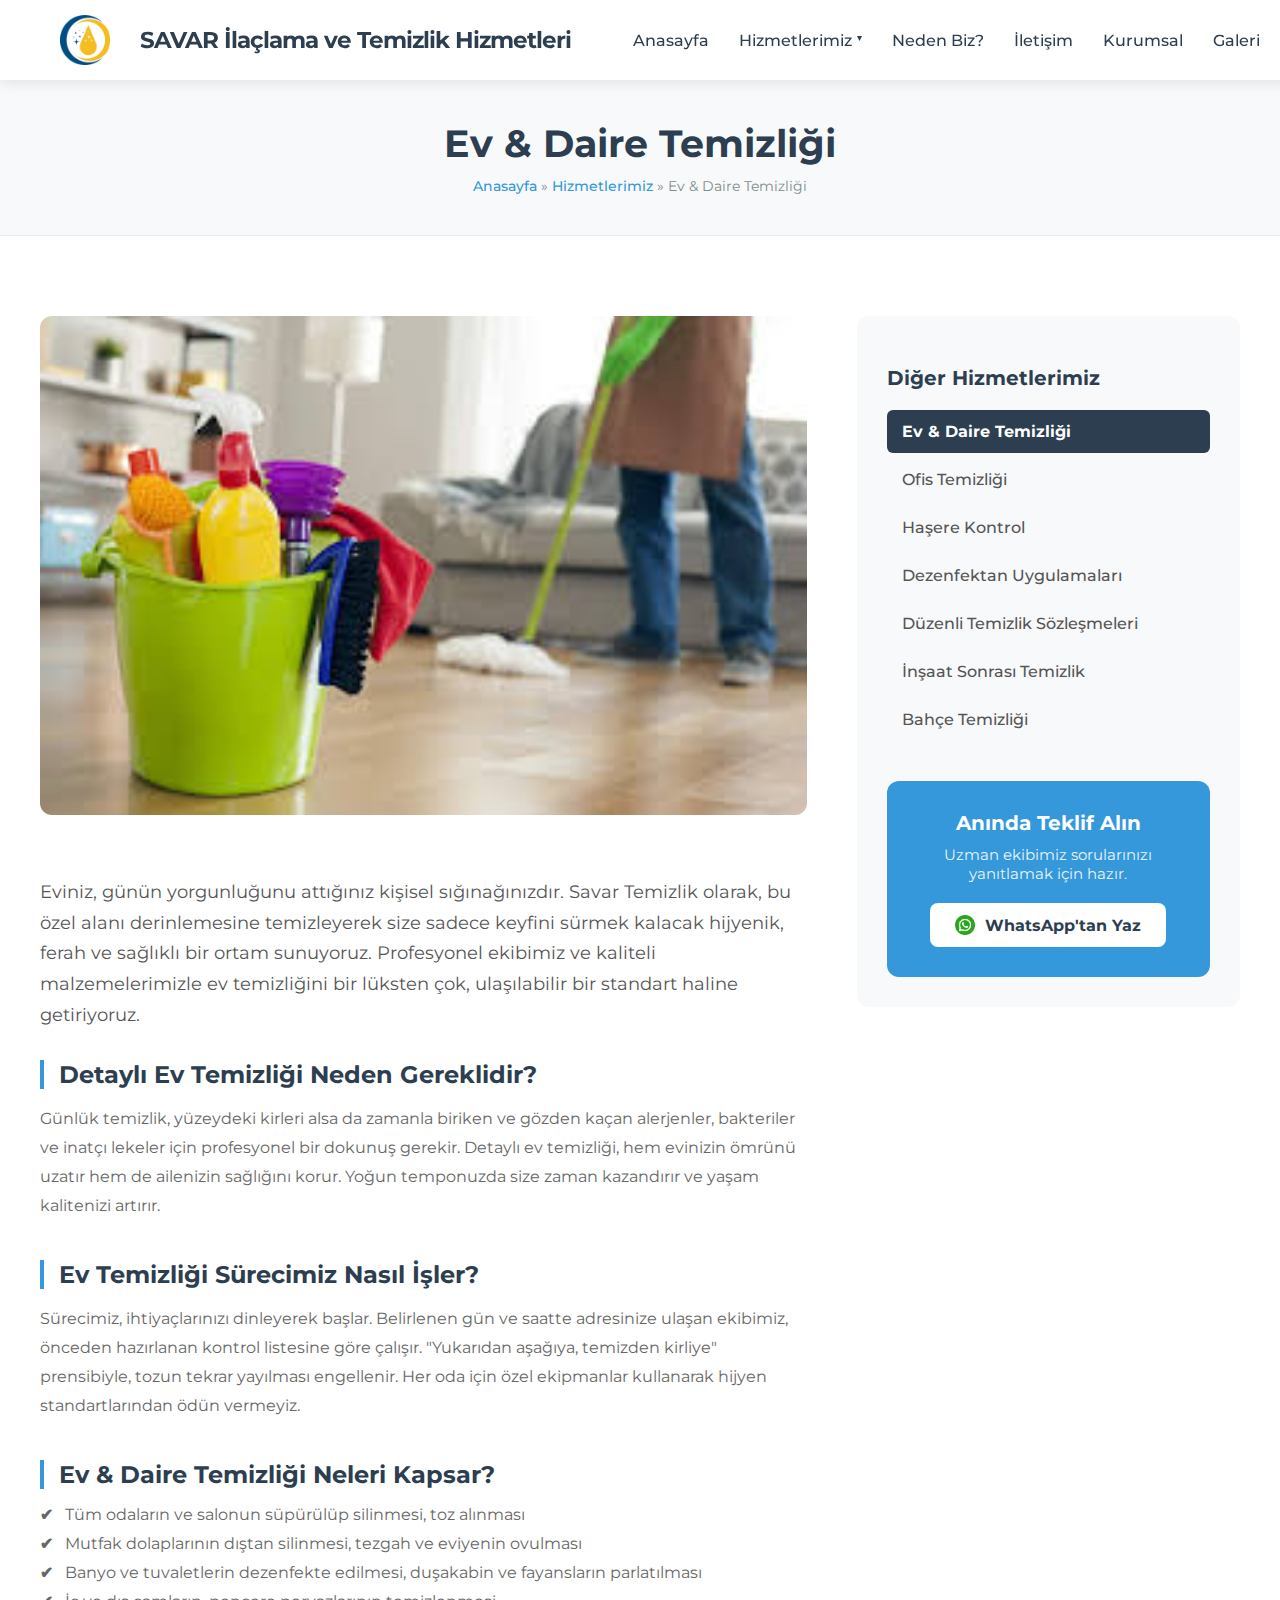
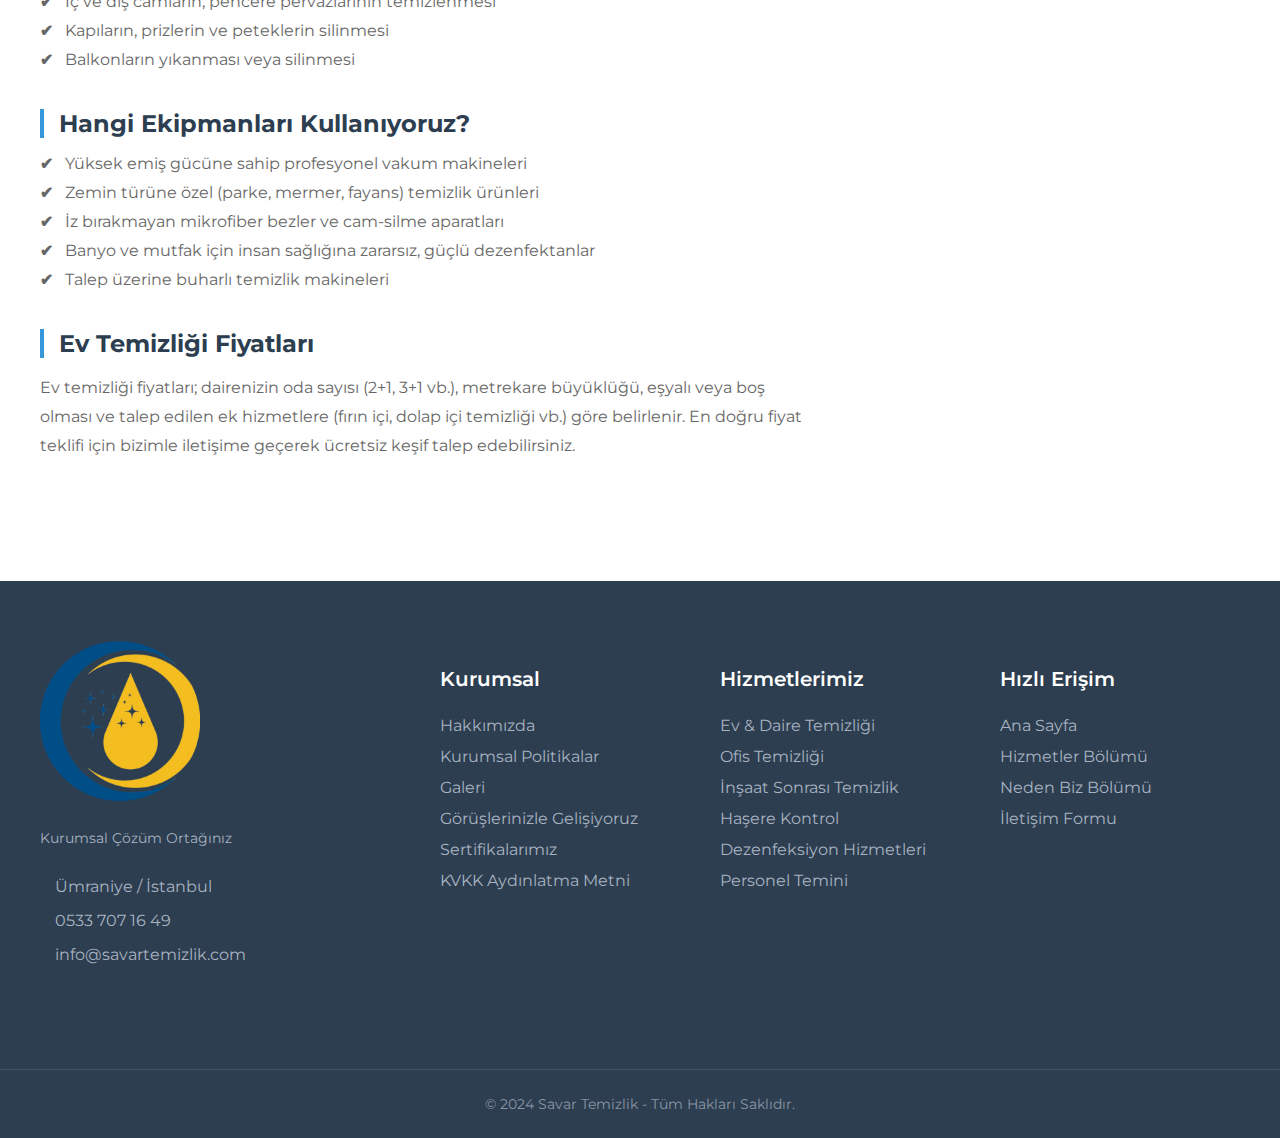
<file: ev-temizligi.html>
<!DOCTYPE html>
<html lang="tr">
<head>
    <meta charset="UTF-8">
    <meta name="viewport" content="width=device-width, initial-scale=1.0">
    <title>Ev & Daire Temizliği | Savar Temizlik</title>
    <link rel="icon" type="image/png" href="image/logo.png">
    <link rel="stylesheet" href="style.css">
    <link rel="preconnect" href="https://fonts.googleapis.com">
    <link rel="preconnect" href="https://fonts.gstatic.com" crossorigin>
    <link href="https://fonts.googleapis.com/css2?family=Montserrat:wght@400;500;700&display=swap" rel="stylesheet">
</head>
<body>

<header class="main-header">
    <div class="container header-container">
        <!-- Logo -->
        <a href="index.html" class="logo">
            <img src="image/logo.png" alt="Savar Logo" class="logo-img">
            SAVAR İlaçlama ve Temizlik Hizmetleri
        </a>
        <!-- Navigasyon Menüsü (FİNAL VE DOĞRU HALİ) -->
        <nav class="main-nav">
            <ul class="nav-links">
                <li><a href="index.html">Anasayfa</a></li>
                <li class="dropdown-container">
                    <!-- Bu link artık her sayfadan doğru çalışır -->
                    <a href="index.html#hizmetlerimiz">Hizmetlerimiz <span class="arrow">▾</span></a>
                    <ul class="dropdown-menu">
                        <li><a href="ev-temizligi.html">Ev & Daire Temizliği</a></li>
                        <li><a href="ofis-temizligi.html">Ofis Temizliği</a></li>
                        <li><a href="hasere-kontrol.html">Haşere Kontrol</a></li>
                        <!-- DÜZELTİLDİ -->
                        <li><a href="dezenfektan-uygulamalari.html">Dezenfektan Uygulamaları</a></li>
                        <!-- DÜZELTİLDİ -->
                        <li><a href="duzenli-temizlik.html">Düzenli Temizlik Sözleşmeleri</a></li>
                        <li><a href="insaat-sonrasi-temizlik.html">İnşaat Sonrası Temizlik</a></li>
                        <!-- DÜZELTİLDİ -->
                        <li><a href="bahce-temizligi.html">Bahçe Temizliği</a></li>
                    </ul>
                </li>
                <!-- Bu linkler artık her sayfadan anasayfadaki doğru bölüme gider -->
                <li><a href="index.html#neden-biz">Neden Biz?</a></li>
                <li><a href="index.html#iletisim">İletişim</a></li>
                <li><a href="kurumsal.html">Kurumsal</a></li>
                <li><a href="galeri.html">Galeri</a></li>
            </ul>
        </nav>

        <!-- Mobil Menü için Hamburger İkonu -->
        <button class="hamburger">
            <span class="bar"></span>
            <span class="bar"></span>
            <span class="bar"></span>
        </button>
    </div>
</header>

    <main style="padding-top: 80px;">
        <section class="page-header">
            <div class="container">
                <h1>Ev & Daire Temizliği</h1>
                <nav class="breadcrumb">
                    <a href="index.html">Anasayfa</a> » 
                    <a href="index.html#hizmetlerimiz">Hizmetlerimiz</a> » 
                    <span>Ev & Daire Temizliği</span>
                </nav>
            </div>
        </section>

        <section class="service-detail-section">
            <div class="container">
                <div class="service-detail-layout">
                    <div class="service-content">
                        <img src="image/ev-temizlik.jpg" alt="Ev ve daire temizliği" class="service-main-image">
                        <p class="intro-paragraph">
                            Eviniz, günün yorgunluğunu attığınız kişisel sığınağınızdır. Savar Temizlik olarak, bu özel alanı derinlemesine temizleyerek size sadece keyfini sürmek kalacak hijyenik, ferah ve sağlıklı bir ortam sunuyoruz. Profesyonel ekibimiz ve kaliteli malzemelerimizle ev temizliğini bir lüksten çok, ulaşılabilir bir standart haline getiriyoruz.
                        </p>
                        
                        <article class="service-article">
                            <h3>Detaylı Ev Temizliği Neden Gereklidir?</h3>
                            <p>Günlük temizlik, yüzeydeki kirleri alsa da zamanla biriken ve gözden kaçan alerjenler, bakteriler ve inatçı lekeler için profesyonel bir dokunuş gerekir. Detaylı ev temizliği, hem evinizin ömrünü uzatır hem de ailenizin sağlığını korur. Yoğun temponuzda size zaman kazandırır ve yaşam kalitenizi artırır.</p>
                        </article>

                        <article class="service-article">
                            <h3>Ev Temizliği Sürecimiz Nasıl İşler?</h3>
                            <p>Sürecimiz, ihtiyaçlarınızı dinleyerek başlar. Belirlenen gün ve saatte adresinize ulaşan ekibimiz, önceden hazırlanan kontrol listesine göre çalışır. "Yukarıdan aşağıya, temizden kirliye" prensibiyle, tozun tekrar yayılması engellenir. Her oda için özel ekipmanlar kullanarak hijyen standartlarından ödün vermeyiz.</p>
                        </article>

                        <article class="service-article">
                            <h3>Ev & Daire Temizliği Neleri Kapsar?</h3>
                            <ul>
                                <li>Tüm odaların ve salonun süpürülüp silinmesi, toz alınması</li>
                                <li>Mutfak dolaplarının dıştan silinmesi, tezgah ve eviyenin ovulması</li>
                                <li>Banyo ve tuvaletlerin dezenfekte edilmesi, duşakabin ve fayansların parlatılması</li>
                                <li>İç ve dış camların, pencere pervazlarının temizlenmesi</li>
                                <li>Kapıların, prizlerin ve peteklerin silinmesi</li>
                                <li>Balkonların yıkanması veya silinmesi</li>
                            </ul>
                        </article>

                        <article class="service-article">
                            <h3>Hangi Ekipmanları Kullanıyoruz?</h3>
                            <ul>
                                <li>Yüksek emiş gücüne sahip profesyonel vakum makineleri</li>
                                <li>Zemin türüne özel (parke, mermer, fayans) temizlik ürünleri</li>
                                <li>İz bırakmayan mikrofiber bezler ve cam-silme aparatları</li>
                                <li>Banyo ve mutfak için insan sağlığına zararsız, güçlü dezenfektanlar</li>
                                <li>Talep üzerine buharlı temizlik makineleri</li>
                            </ul>
                        </article>

                        <article class="service-article">
                            <h3>Ev Temizliği Fiyatları</h3>
                            <p>Ev temizliği fiyatları; dairenizin oda sayısı (2+1, 3+1 vb.), metrekare büyüklüğü, eşyalı veya boş olması ve talep edilen ek hizmetlere (fırın içi, dolap içi temizliği vb.) göre belirlenir. En doğru fiyat teklifi için bizimle iletişime geçerek ücretsiz keşif talep edebilirsiniz.</p>
                        </article>
                    </div>

                    <aside class="service-sidebar">
                        <h3>Diğer Hizmetlerimiz</h3>
                        <ul class="sidebar-service-list">
                            <li class="active"><a href="ev-temizligi.html">Ev & Daire Temizliği</a></li>
                            <li><a href="ofis-temizligi.html">Ofis Temizliği</a></li>
                            <li><a href="hasere-kontrol.html">Haşere Kontrol</a></li>
                            <li><a href="dezenfektan-uygulamalari.html">Dezenfektan Uygulamaları</a></li>
                            <li><a href="duzenli-temizlik.html">Düzenli Temizlik Sözleşmeleri</a></li>
                            <li><a href="insaat-sonrasi-temizlik.html">İnşaat Sonrası Temizlik</a></li>
                            <li><a href="bahce-temizligi.html">Bahçe Temizliği</a></li>
                        </ul>
                        <div class="sidebar-whatsapp-box">
                            <h4>Anında Teklif Alın</h4>
                            <p>Uzman ekibimiz sorularınızı yanıtlamak için hazır.</p>
                            <a href="https://wa.me/905337071649?text=Merhaba, ev temizliği hizmeti hakkında bilgi almak istiyorum." class="whatsapp-button" target="_blank"><img src="image/whatsapp.png" alt="WhatsApp"><span>WhatsApp'tan Yaz</span></a>
                        </div>
                    </aside>
                </div>
            </div>
        </section>
    </main>

<footer class="site-footer">
    <div class="container">
        <!-- 4 SÜTUNLU ANA ALAN -->
        <div class="footer-main">

            <!-- Sütun 1: Logo ve İletişim -->
            <div class="footer-column about-column">
                <a href="index.html" class="footer-logo">
                    <img src="image/logo.png" alt="Savar Temizlik Logosu">
                </a>
                <p class="footer-tagline">Kurumsal Çözüm Ortağınız</p>
                <ul class="footer-contact-list">
                    <!-- İkonların görünmesi için aşağıdaki notu oku -->
                    <li><i class="lnr lnr-map-marker"></i><span>Ümraniye / İstanbul</span></li>
                    <li><i class="lnr lnr-phone-handset"></i><a href="tel:+905337071649">0533 707 16 49</a></li>
                    <li><i class="lnr lnr-envelope"></i><a href="mailto:info@savartemizlik.com">info@savartemizlik.com</a></li>
                </ul>
            </div>

            <!-- Sütun 2: Kurumsal Linkler -->
            <div class="footer-column">
                <h4>Kurumsal</h4>
                <ul class="footer-link-list">
                    <li><a href="hakkimizda.html">Hakkımızda</a></li>
                    <li><a href="kurumsal.html">Kurumsal Politikalar</a></li>
                    <li><a href="galeri.html">Galeri</a></li>
                    <li><a href="gorusleriniz.html">Görüşlerinizle Gelişiyoruz</a></li>
                    <li><a href="belgeler/sertifikalar.pdf" target="_blank">Sertifikalarımız</a></li>
                    <li><a href="kvkk.html">KVKK Aydınlatma Metni</a></li>
                </ul>
            </div>

            <!-- Sütun 3: Ana Hizmetler -->
            <div class="footer-column">
                <h4>Hizmetlerimiz</h4>
                <ul class="footer-link-list">
                    <li><a href="ev-temizligi.html">Ev & Daire Temizliği</a></li>
                    <li><a href="ofis-temizligi.html">Ofis Temizliği</a></li>
                    <li><a href="insaat-sonrasi-temizlik.html">İnşaat Sonrası Temizlik</a></li>
                    <li><a href="hasere-kontrol.html">Haşere Kontrol</a></li>
                    <li><a href="dezenfektan-uygulamalari.html">Dezenfeksiyon Hizmetleri</a></li>
                    <li><a href="personel-temini.html">Personel Temini</a></li>
                </ul>
            </div>
            
            <!-- Sütun 4: Hızlı Erişim -->
            <div class="footer-column">
                <h4>Hızlı Erişim</h4>
                <ul class="footer-link-list">
                    <li><a href="index.html">Ana Sayfa</a></li>
                    <!-- DÜZELTME: Bu linkler artık her sayfadan doğru çalışır -->
                    <li><a href="index.html#hizmetlerimiz">Hizmetler Bölümü</a></li>
                    <li><a href="index.html#neden-biz">Neden Biz Bölümü</a></li>
                    <li><a href="index.html#iletisim">İletişim Formu</a></li>
                </ul>
            </div>

        </div>
    </div>
    <!-- ALT BİLGİ BANDI (Copyright) -->
    <div class="footer-bottom">
        <div class="container">
            <p>© 2024 Savar Temizlik - Tüm Hakları Saklıdır.</p>
        </div>
    </div>
</footer>
    
    <script>
        const hamburger = document.querySelector('.hamburger');
        const mainNav = document.querySelector('.main-nav');
        hamburger.addEventListener('click', () => { mainNav.classList.toggle('active'); });
    </script>
</body>
</html>
</file>
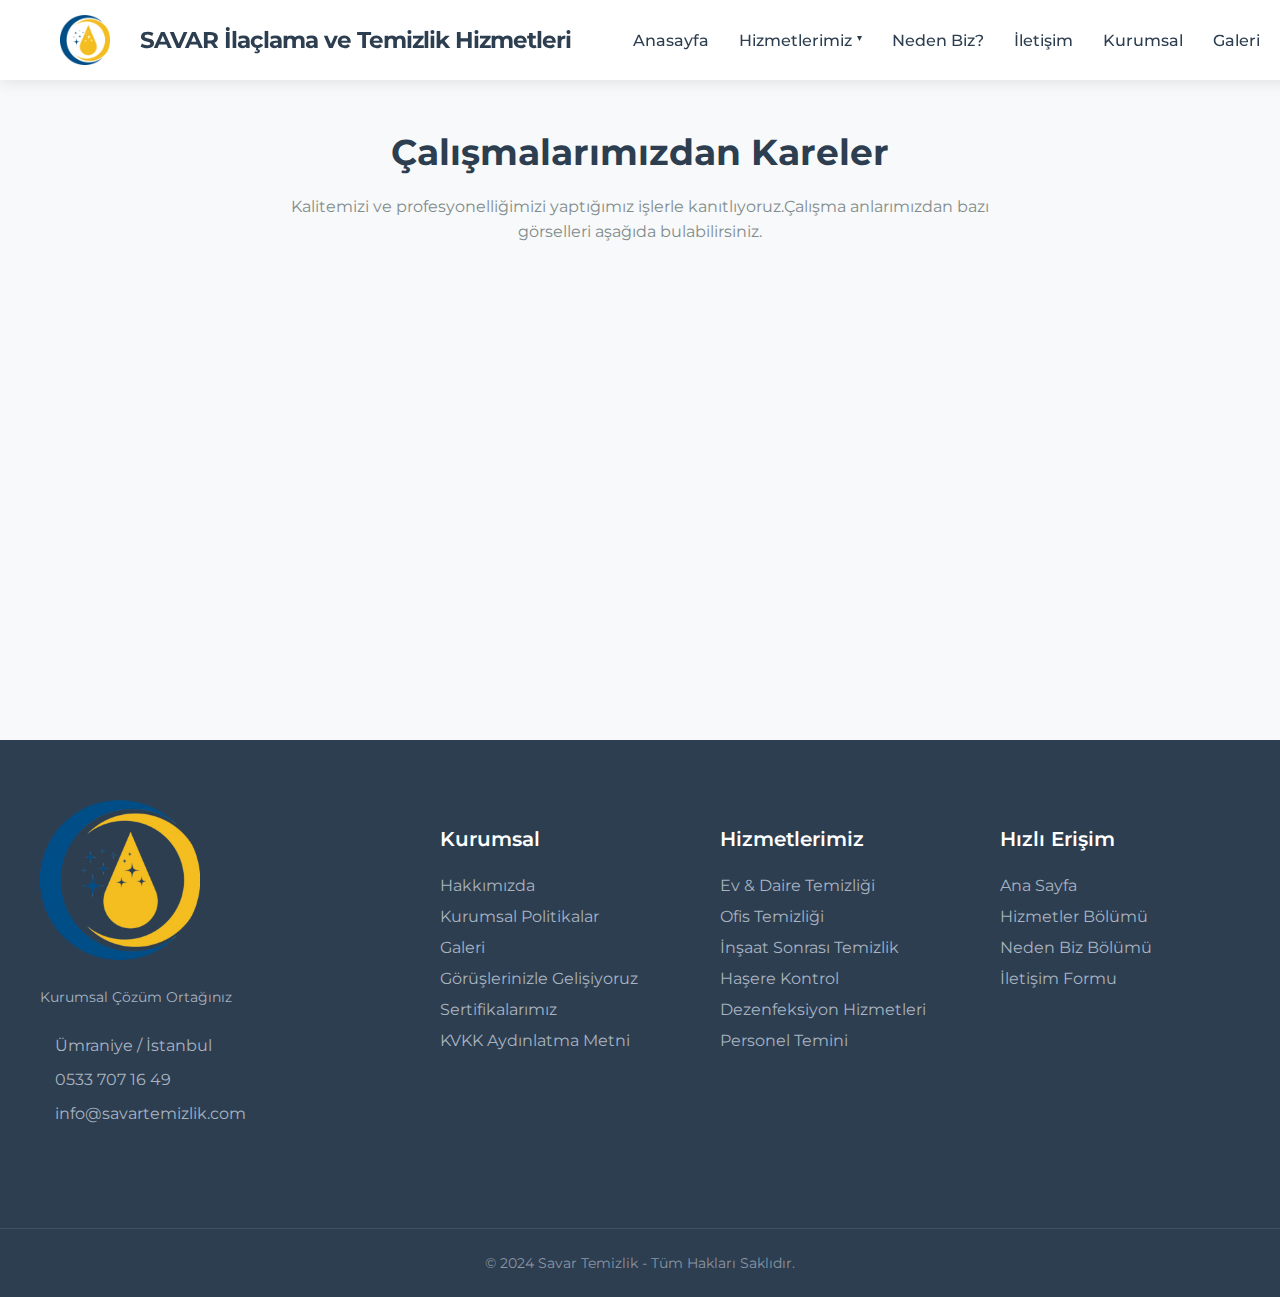
<file: galeri.html>
<!DOCTYPE html>
<html lang="tr">
<head>
    <meta charset="UTF-8">
    <meta name="viewport" content="width=device-width, initial-scale=1.0">
    <title>Galeri - Savar İlaçlama & Temizlik</title>

    <!-- FAVICON (SEKME İKONU) -->
    <link rel="icon" type="image/png" href="image/favicon.png">

    <!-- Google Fonts -->
    <link rel="preconnect" href="https://fonts.googleapis.com">
    <link rel="preconnect" href="https://fonts.gstatic.com" crossorigin>
    <link href="https://fonts.googleapis.com/css2?family=Montserrat:wght@400;500;700;900&display=swap" rel="stylesheet">
    
    <!-- İkon Kütüphanesi -->
    <link rel="stylesheet" href="https://cdn.linearicons.com/free/1.0.0/icon-font.min.css">
    
    <!-- Ana CSS Dosyamız -->
    <link rel="stylesheet" href="style.css">

    <!-- GALERİ SAYFASINA ÖZEL STİLLER -->
    <style>
        .gallery-page-section {
            padding: 100px 0;
            background-color: #f8f9fa;
            min-height: 60vh; /* Sayfa içeriği az olsa bile footer aşağıda dursun */
        }
        .gallery-page-section .container {
            max-width: 1200px;
            margin: 0 auto;
            padding: 0 15px;
        }
        .gallery-title {
            text-align: center;
            font-size: 36px;
            color: var(--dark-color);
            margin-bottom: 20px;
        }
        .gallery-subtitle {
            text-align: center;
            max-width: 700px;
            margin: 0 auto 60px auto;
            font-size: 16px;
            color: #7f8c8d;
            line-height: 1.6;
        }
        /* Menüde aktif olan sayfayı belirtmek için stil */
        .main-nav .nav-links li.active a {
            color: var(--primary-color);
        }
    </style>
</head>
<body>

    <!-- ================== HEADER BÖLÜMÜ ================== -->
<header class="main-header">
    <div class="container header-container">
        <!-- Logo -->
        <a href="index.html" class="logo">
            <img src="image/logo.png" alt="Savar Logo" class="logo-img">
            SAVAR İlaçlama ve Temizlik Hizmetleri
        </a>
        <!-- Navigasyon Menüsü (FİNAL VE DOĞRU HALİ) -->
        <nav class="main-nav">
            <ul class="nav-links">
                <li><a href="index.html">Anasayfa</a></li>
                <li class="dropdown-container">
                    <!-- Bu link artık her sayfadan doğru çalışır -->
                    <a href="index.html#hizmetlerimiz">Hizmetlerimiz <span class="arrow">▾</span></a>
                    <ul class="dropdown-menu">
                        <li><a href="ev-temizligi.html">Ev & Daire Temizliği</a></li>
                        <li><a href="ofis-temizligi.html">Ofis Temizliği</a></li>
                        <li><a href="hasere-kontrol.html">Haşere Kontrol</a></li>
                        <!-- DÜZELTİLDİ -->
                        <li><a href="dezenfektan-uygulamalari.html">Dezenfektan Uygulamaları</a></li>
                        <!-- DÜZELTİLDİ -->
                        <li><a href="duzenli-temizlik.html">Düzenli Temizlik Sözleşmeleri</a></li>
                        <li><a href="insaat-sonrasi-temizlik.html">İnşaat Sonrası Temizlik</a></li>
                        <!-- DÜZELTİLDİ -->
                        <li><a href="bahce-temizligi.html">Bahçe Temizliği</a></li>
                    </ul>
                </li>
                <!-- Bu linkler artık her sayfadan anasayfadaki doğru bölüme gider -->
                <li><a href="index.html#neden-biz">Neden Biz?</a></li>
                <li><a href="index.html#iletisim">İletişim</a></li>
                <li><a href="kurumsal.html">Kurumsal</a></li>
                <li><a href="galeri.html">Galeri</a></li>
            </ul>
        </nav>

        <!-- Mobil Menü için Hamburger İkonu -->
        <button class="hamburger">
            <span class="bar"></span>
            <span class="bar"></span>
            <span class="bar"></span>
        </button>
    </div>
</header>
    <main>
        <!-- ================== GALERİ BÖLÜMÜ BAŞLANGIÇ ================== -->
        <section class="gallery-page-section">
            <div class="container">
                <h2 class="gallery-title">Çalışmalarımızdan Kareler</h2>
                <p class="gallery-subtitle">
                    Kalitemizi ve profesyonelliğimizi yaptığımız işlerle kanıtlıyoruz.Çalışma anlarımızdan bazı görselleri aşağıda bulabilirsiniz.
                </p>

                <!-- Elfsight Kodun Buraya Yerleştirildi -->
                <script src="https://static.elfsight.com/platform/platform.js" async></script>
                <div class="elfsight-app-bf181618-4899-4d05-bb04-c676b416feb3" data-elfsight-app-lazy></div>
                <!-- Elfsight Kodu Bitiş -->

            </div>
        </section>
        <!-- ================== GALERİ BÖLÜMÜ BİTİŞ ================== -->
    </main>

    <!-- ================== FOOTER BÖLÜMÜ ================== -->
    <footer class="site-footer">
    <div class="container">
        <!-- 4 SÜTUNLU ANA ALAN -->
        <div class="footer-main">

            <!-- Sütun 1: Logo ve İletişim -->
            <div class="footer-column about-column">
                <a href="index.html" class="footer-logo">
                    <img src="image/logo.png" alt="Savar Temizlik Logosu">
                </a>
                <p class="footer-tagline">Kurumsal Çözüm Ortağınız</p>
                <ul class="footer-contact-list">
                    <!-- İkonların görünmesi için aşağıdaki notu oku -->
                    <li><i class="lnr lnr-map-marker"></i><span>Ümraniye / İstanbul</span></li>
                    <li><i class="lnr lnr-phone-handset"></i><a href="tel:+905337071649">0533 707 16 49</a></li>
                    <li><i class="lnr lnr-envelope"></i><a href="mailto:info@savartemizlik.com">info@savartemizlik.com</a></li>
                </ul>
            </div>

            <!-- Sütun 2: Kurumsal Linkler -->
            <div class="footer-column">
                <h4>Kurumsal</h4>
                <ul class="footer-link-list">
                    <li><a href="hakkimizda.html">Hakkımızda</a></li>
                    <li><a href="kurumsal.html">Kurumsal Politikalar</a></li>
                    <li><a href="galeri.html">Galeri</a></li>
                    <li><a href="gorusleriniz.html">Görüşlerinizle Gelişiyoruz</a></li>
                    <li><a href="belgeler/sertifikalar.pdf" target="_blank">Sertifikalarımız</a></li>
                    <li><a href="kvkk.html">KVKK Aydınlatma Metni</a></li>
                </ul>
            </div>

            <!-- Sütun 3: Ana Hizmetler -->
            <div class="footer-column">
                <h4>Hizmetlerimiz</h4>
                <ul class="footer-link-list">
                    <li><a href="ev-temizligi.html">Ev & Daire Temizliği</a></li>
                    <li><a href="ofis-temizligi.html">Ofis Temizliği</a></li>
                    <li><a href="insaat-sonrasi-temizlik.html">İnşaat Sonrası Temizlik</a></li>
                    <li><a href="hasere-kontrol.html">Haşere Kontrol</a></li>
                    <li><a href="dezenfektan-uygulamalari.html">Dezenfeksiyon Hizmetleri</a></li>
                    <li><a href="personel-temini.html">Personel Temini</a></li>
                </ul>
            </div>
            
            <!-- Sütun 4: Hızlı Erişim -->
            <div class="footer-column">
                <h4>Hızlı Erişim</h4>
                <ul class="footer-link-list">
                    <li><a href="index.html">Ana Sayfa</a></li>
                    <!-- DÜZELTME: Bu linkler artık her sayfadan doğru çalışır -->
                    <li><a href="index.html#hizmetlerimiz">Hizmetler Bölümü</a></li>
                    <li><a href="index.html#neden-biz">Neden Biz Bölümü</a></li>
                    <li><a href="index.html#iletisim">İletişim Formu</a></li>
                </ul>
            </div>

        </div>
    </div>
    <!-- ALT BİLGİ BANDI (Copyright) -->
    <div class="footer-bottom">
        <div class="container">
            <p>© 2024 Savar Temizlik - Tüm Hakları Saklıdır.</p>
        </div>
    </div>
</footer>
    <!-- YENİ PROFESYONEL FOOTER BİTİŞ -->

    <!-- ================== JAVASCRIPT KODLARI ================== -->
    <script>
        const hamburger = document.querySelector('.hamburger');
        const mainNav = document.querySelector('.main-nav');
        hamburger.addEventListener('click', () => {
            mainNav.classList.toggle('active');
        });
    </script>
</body>
</html>
</file>
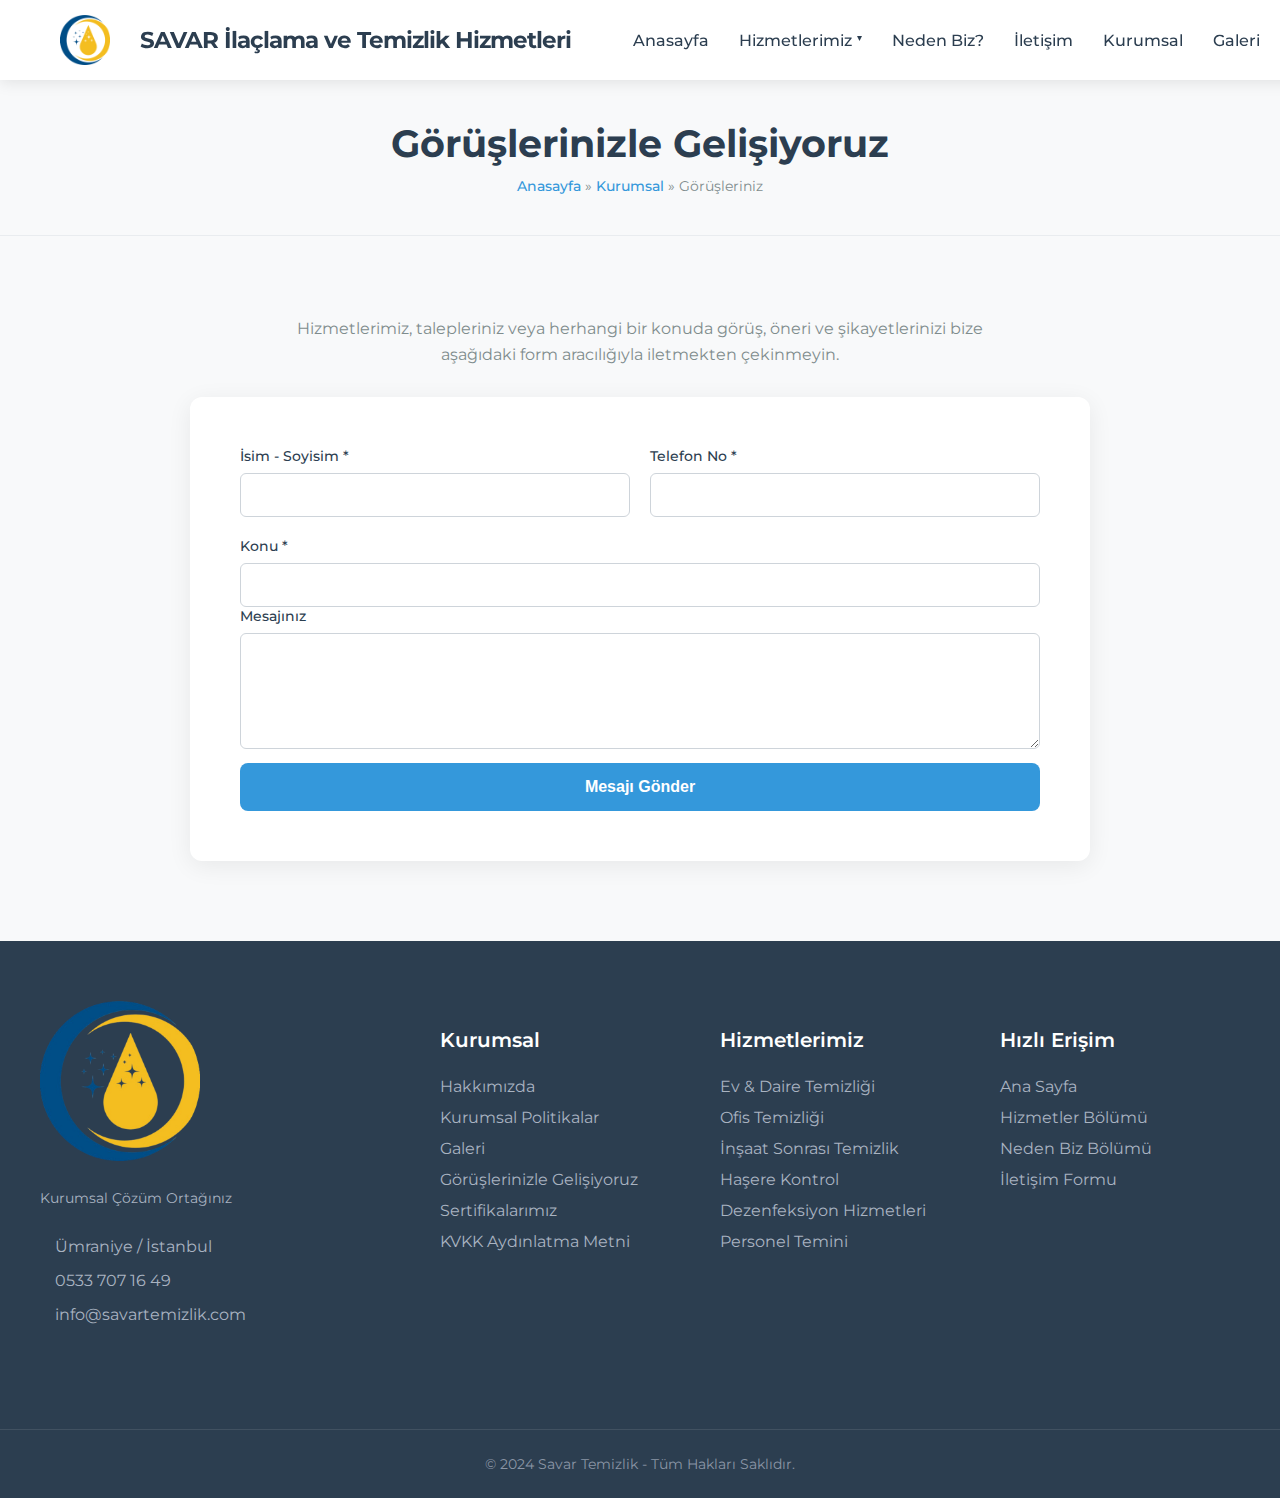
<file: gorusleriniz.html>
<!DOCTYPE html>
<html lang="tr">
<head>
    <meta charset="UTF-8">
    <meta name="viewport" content="width=device-width, initial-scale=1.0">
    <title>Görüşlerinizle Gelişiyoruz | Savar Temizlik</title>
    
    <link rel="icon" type="image/png" href="image/logo.png">
    <link rel="stylesheet" href="style.css">
    
    <link rel="preconnect" href="https://fonts.googleapis.com">
    <link rel="preconnect" href="https://fonts.gstatic.com" crossorigin>
    <link href="https://fonts.googleapis.com/css2?family=Montserrat:wght@400;500;700&display=swap" rel="stylesheet">
</head>
<body>

<header class="main-header">
    <div class="container header-container">
        <!-- Logo -->
        <a href="index.html" class="logo">
            <img src="image/logo.png" alt="Savar Logo" class="logo-img">
            SAVAR İlaçlama ve Temizlik Hizmetleri
        </a>
        <!-- Navigasyon Menüsü (FİNAL VE DOĞRU HALİ) -->
        <nav class="main-nav">
            <ul class="nav-links">
                <li><a href="index.html">Anasayfa</a></li>
                <li class="dropdown-container">
                    <!-- Bu link artık her sayfadan doğru çalışır -->
                    <a href="index.html#hizmetlerimiz">Hizmetlerimiz <span class="arrow">▾</span></a>
                    <ul class="dropdown-menu">
                        <li><a href="ev-temizligi.html">Ev & Daire Temizliği</a></li>
                        <li><a href="ofis-temizligi.html">Ofis Temizliği</a></li>
                        <li><a href="hasere-kontrol.html">Haşere Kontrol</a></li>
                        <!-- DÜZELTİLDİ -->
                        <li><a href="dezenfektan-uygulamalari.html">Dezenfektan Uygulamaları</a></li>
                        <!-- DÜZELTİLDİ -->
                        <li><a href="duzenli-temizlik.html">Düzenli Temizlik Sözleşmeleri</a></li>
                        <li><a href="insaat-sonrasi-temizlik.html">İnşaat Sonrası Temizlik</a></li>
                        <!-- DÜZELTİLDİ -->
                        <li><a href="bahce-temizligi.html">Bahçe Temizliği</a></li>
                    </ul>
                </li>
                <!-- Bu linkler artık her sayfadan anasayfadaki doğru bölüme gider -->
                <li><a href="index.html#neden-biz">Neden Biz?</a></li>
                <li><a href="index.html#iletisim">İletişim</a></li>
                <li><a href="kurumsal.html">Kurumsal</a></li>
                <li><a href="galeri.html">Galeri</a></li>
            </ul>
        </nav>

        <!-- Mobil Menü için Hamburger İkonu -->
        <button class="hamburger">
            <span class="bar"></span>
            <span class="bar"></span>
            <span class="bar"></span>
        </button>
    </div>
</header>

    <main style="padding-top: 80px;">

        <!-- SAYFA BAŞLIĞI -->
        <section class="page-header">
            <div class="container">
                <h1>Görüşlerinizle Gelişiyoruz</h1>
                <nav class="breadcrumb">
                    <a href="index.html">Anasayfa</a> » 
                    <a href="kurumsal.html">Kurumsal</a> »
                    <span>Görüşleriniz</span>
                </nav>
            </div>
        </section>

        <!-- "GÖRÜŞLERİNİZLE GELİŞİYORUZ" (İLETİŞİM FORMU) BÖLÜMÜ -->
        <section class="feedback-form-section" id="gorusleriniz">
            <div class="container">
                <div class="section-header" style="margin-bottom: 30px;">
                    <p class="section-subtitle" style="margin-bottom: 0;">Hizmetlerimiz, talepleriniz veya herhangi bir konuda görüş, öneri ve şikayetlerinizi bize aşağıdaki form aracılığıyla iletmekten çekinmeyin.</p>
                </div>
                
                <div class="feedback-form-container">
                    <form action="https://formsubmit.co/hasucubeoyuncu@gmail.com" method="POST">
                        <input type="hidden" name="_next" value="tesekkurler.html">
                        <input type="hidden" name="_subject" value="Görüşleriniz Sayfasından Yeni Geri Bildirim!">
                        <input type="hidden" name="_captcha" value="true">
                        <input type="hidden" name="_template" value="table">
                        
                        <div class="form-row">
                            <div class="form-group"><label for="isim">İsim - Soyisim *</label><input type="text" id="isim" name="isim" required></div>
                            <div class="form-group"><label for="telefon">Telefon No *</label><input type="tel" id="telefon" name="telefon" required></div>
                        </div>
                        <div class="form-group"><label for="konu">Konu *</label><input type="text" id="konu" name="Konu" required></div>
                        <div class="form-group"><label for="mesaj">Mesajınız</label><textarea id="mesaj" name="mesaj" rows="5"></textarea></div>
                        <button type="submit" class="submit-button">Mesajı Gönder</button>
                    </form>
                </div>
            </div>
        </section>

    </main>

<footer class="site-footer">
    <div class="container">
        <!-- 4 SÜTUNLU ANA ALAN -->
        <div class="footer-main">

            <!-- Sütun 1: Logo ve İletişim -->
            <div class="footer-column about-column">
                <a href="index.html" class="footer-logo">
                    <img src="image/logo.png" alt="Savar Temizlik Logosu">
                </a>
                <p class="footer-tagline">Kurumsal Çözüm Ortağınız</p>
                <ul class="footer-contact-list">
                    <!-- İkonların görünmesi için aşağıdaki notu oku -->
                    <li><i class="lnr lnr-map-marker"></i><span>Ümraniye / İstanbul</span></li>
                    <li><i class="lnr lnr-phone-handset"></i><a href="tel:+905337071649">0533 707 16 49</a></li>
                    <li><i class="lnr lnr-envelope"></i><a href="mailto:info@savartemizlik.com">info@savartemizlik.com</a></li>
                </ul>
            </div>

            <!-- Sütun 2: Kurumsal Linkler -->
            <div class="footer-column">
                <h4>Kurumsal</h4>
                <ul class="footer-link-list">
                    <li><a href="hakkimizda.html">Hakkımızda</a></li>
                    <li><a href="kurumsal.html">Kurumsal Politikalar</a></li>
                    <li><a href="galeri.html">Galeri</a></li>
                    <li><a href="gorusleriniz.html">Görüşlerinizle Gelişiyoruz</a></li>
                    <li><a href="belgeler/sertifikalar.pdf" target="_blank">Sertifikalarımız</a></li>
                    <li><a href="kvkk.html">KVKK Aydınlatma Metni</a></li>
                </ul>
            </div>

            <!-- Sütun 3: Ana Hizmetler -->
            <div class="footer-column">
                <h4>Hizmetlerimiz</h4>
                <ul class="footer-link-list">
                    <li><a href="ev-temizligi.html">Ev & Daire Temizliği</a></li>
                    <li><a href="ofis-temizligi.html">Ofis Temizliği</a></li>
                    <li><a href="insaat-sonrasi-temizlik.html">İnşaat Sonrası Temizlik</a></li>
                    <li><a href="hasere-kontrol.html">Haşere Kontrol</a></li>
                    <li><a href="dezenfektan-uygulamalari.html">Dezenfeksiyon Hizmetleri</a></li>
                    <li><a href="personel-temini.html">Personel Temini</a></li>
                </ul>
            </div>
            
            <!-- Sütun 4: Hızlı Erişim -->
            <div class="footer-column">
                <h4>Hızlı Erişim</h4>
                <ul class="footer-link-list">
                    <li><a href="index.html">Ana Sayfa</a></li>
                    <!-- DÜZELTME: Bu linkler artık her sayfadan doğru çalışır -->
                    <li><a href="index.html#hizmetlerimiz">Hizmetler Bölümü</a></li>
                    <li><a href="index.html#neden-biz">Neden Biz Bölümü</a></li>
                    <li><a href="index.html#iletisim">İletişim Formu</a></li>
                </ul>
            </div>

        </div>
    </div>
    <!-- ALT BİLGİ BANDI (Copyright) -->
    <div class="footer-bottom">
        <div class="container">
            <p>© 2024 Savar Temizlik - Tüm Hakları Saklıdır.</p>
        </div>
    </div>
</footer>
<script>
// MOBİL MENÜ İÇİN
const hamburger = document.querySelector('.hamburger');
const mainNav = document.querySelector('.main-nav');

hamburger.addEventListener('click', () => {
    mainNav.classList.toggle('active');
});

// YUMUŞAK KAYDIRMA İÇİN
document.querySelectorAll('a.nav-scroll').forEach(anchor => {
    anchor.addEventListener('click', function (e) {
        e.preventDefault();
        const targetId = this.getAttribute('href');
        const targetElement = document.querySelector(targetId);
        if (targetElement) {
            // Header'ın yüksekliğini hesaba katarak kaydırma
            const headerOffset = 80; // Header yüksekliği
            const elementPosition = targetElement.getBoundingClientRect().top;
            const offsetPosition = elementPosition + window.pageYOffset - headerOffset;

            window.scrollTo({
                top: offsetPosition,
                behavior: "smooth"
            });
        }
        // Mobil menü açıksa, linke tıklayınca kapansın
        if (mainNav.classList.contains('active')) {
            mainNav.classList.remove('active');
        }
    });
});
</script>

</body>
</html>
</file>
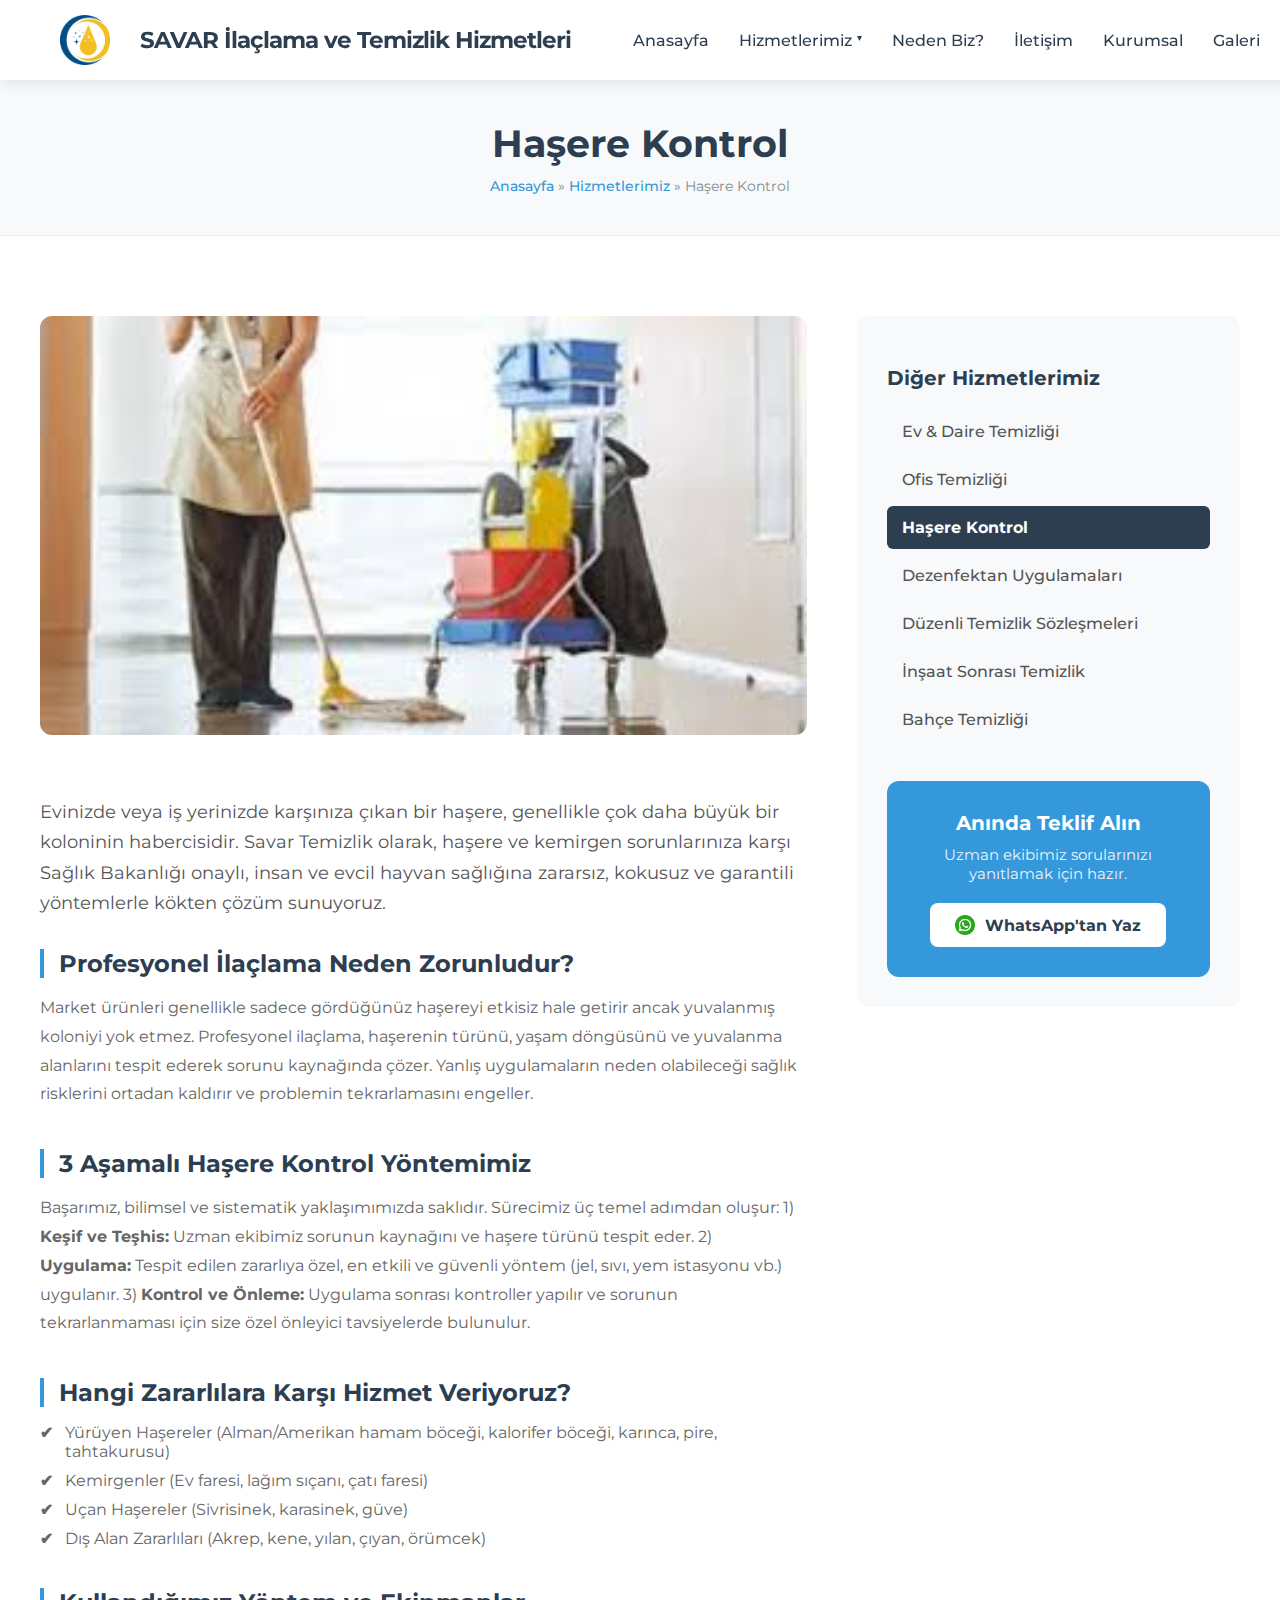
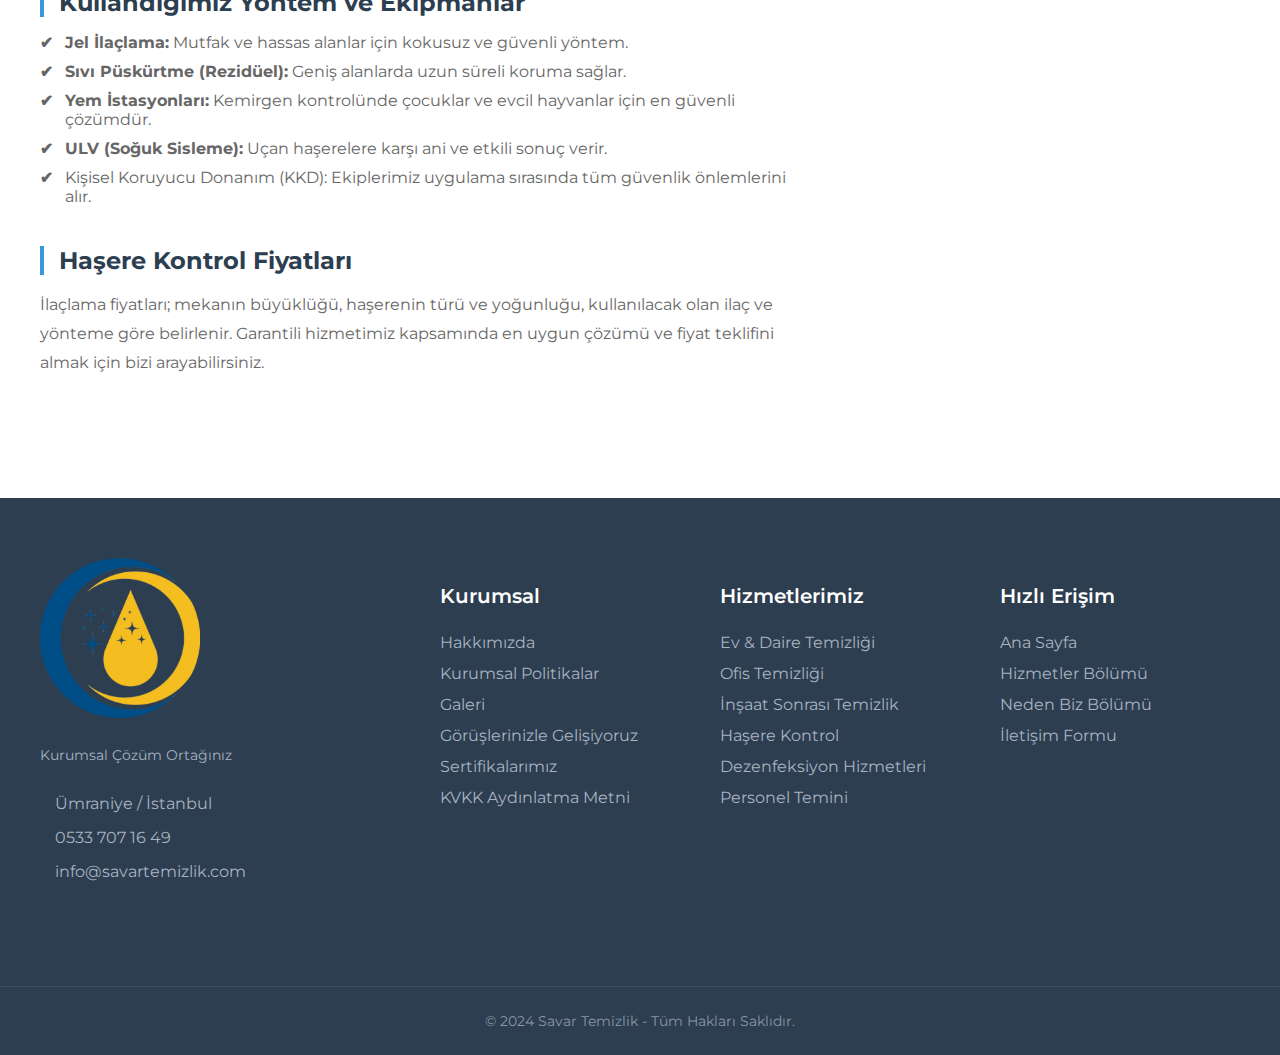
<file: hasere-kontrol.html>
<!DOCTYPE html>
<html lang="tr">
<head>
    <meta charset="UTF-8">
    <meta name="viewport" content="width=device-width, initial-scale=1.0">
    <title>Haşere Kontrol ve İlaçlama | Savar Temizlik</title>
    <link rel="icon" type="image/png" href="image/logo.png">
    <link rel="stylesheet" href="style.css">
    <link rel="preconnect" href="https://fonts.googleapis.com">
    <link rel="preconnect" href="https://fonts.gstatic.com" crossorigin>
    <link href="https://fonts.googleapis.com/css2?family=Montserrat:wght@400;500;700&display=swap" rel="stylesheet">
</head>
<body>

<header class="main-header">
    <div class="container header-container">
        <!-- Logo -->
        <a href="index.html" class="logo">
            <img src="image/logo.png" alt="Savar Logo" class="logo-img">
            SAVAR İlaçlama ve Temizlik Hizmetleri
        </a>
        <!-- Navigasyon Menüsü (FİNAL VE DOĞRU HALİ) -->
        <nav class="main-nav">
            <ul class="nav-links">
                <li><a href="index.html">Anasayfa</a></li>
                <li class="dropdown-container">
                    <!-- Bu link artık her sayfadan doğru çalışır -->
                    <a href="index.html#hizmetlerimiz">Hizmetlerimiz <span class="arrow">▾</span></a>
                    <ul class="dropdown-menu">
                        <li><a href="ev-temizligi.html">Ev & Daire Temizliği</a></li>
                        <li><a href="ofis-temizligi.html">Ofis Temizliği</a></li>
                        <li><a href="hasere-kontrol.html">Haşere Kontrol</a></li>
                        <!-- DÜZELTİLDİ -->
                        <li><a href="dezenfektan-uygulamalari.html">Dezenfektan Uygulamaları</a></li>
                        <!-- DÜZELTİLDİ -->
                        <li><a href="duzenli-temizlik.html">Düzenli Temizlik Sözleşmeleri</a></li>
                        <li><a href="insaat-sonrasi-temizlik.html">İnşaat Sonrası Temizlik</a></li>
                        <!-- DÜZELTİLDİ -->
                        <li><a href="bahce-temizligi.html">Bahçe Temizliği</a></li>
                    </ul>
                </li>
                <!-- Bu linkler artık her sayfadan anasayfadaki doğru bölüme gider -->
                <li><a href="index.html#neden-biz">Neden Biz?</a></li>
                <li><a href="index.html#iletisim">İletişim</a></li>
                <li><a href="kurumsal.html">Kurumsal</a></li>
                <li><a href="galeri.html">Galeri</a></li>
            </ul>
        </nav>

        <!-- Mobil Menü için Hamburger İkonu -->
        <button class="hamburger">
            <span class="bar"></span>
            <span class="bar"></span>
            <span class="bar"></span>
        </button>
    </div>
</header>

    <main style="padding-top: 80px;">
        <section class="page-header">
            <div class="container">
                <h1>Haşere Kontrol</h1>
                <nav class="breadcrumb">
                    <a href="index.html">Anasayfa</a> » 
                    <a href="index.html#hizmetlerimiz">Hizmetlerimiz</a> » 
                    <span>Haşere Kontrol</span>
                </nav>
            </div>
        </section>

        <section class="service-detail-section">
            <div class="container">
                <div class="service-detail-layout">
                    <div class="service-content">
                        <img src="image/okul temizlik.jpg" alt="Haşere Kontrol ve İlaçlama" class="service-main-image">
                        <p class="intro-paragraph">
                            Evinizde veya iş yerinizde karşınıza çıkan bir haşere, genellikle çok daha büyük bir koloninin habercisidir. Savar Temizlik olarak, haşere ve kemirgen sorunlarınıza karşı Sağlık Bakanlığı onaylı, insan ve evcil hayvan sağlığına zararsız, kokusuz ve garantili yöntemlerle kökten çözüm sunuyoruz.
                        </p>
                        
                        <article class="service-article">
                            <h3>Profesyonel İlaçlama Neden Zorunludur?</h3>
                            <p>Market ürünleri genellikle sadece gördüğünüz haşereyi etkisiz hale getirir ancak yuvalanmış koloniyi yok etmez. Profesyonel ilaçlama, haşerenin türünü, yaşam döngüsünü ve yuvalanma alanlarını tespit ederek sorunu kaynağında çözer. Yanlış uygulamaların neden olabileceği sağlık risklerini ortadan kaldırır ve problemin tekrarlamasını engeller.</p>
                        </article>

                        <article class="service-article">
                            <h3>3 Aşamalı Haşere Kontrol Yöntemimiz</h3>
                            <p>Başarımız, bilimsel ve sistematik yaklaşımımızda saklıdır. Sürecimiz üç temel adımdan oluşur: 1) <strong>Keşif ve Teşhis:</strong> Uzman ekibimiz sorunun kaynağını ve haşere türünü tespit eder. 2) <strong>Uygulama:</strong> Tespit edilen zararlıya özel, en etkili ve güvenli yöntem (jel, sıvı, yem istasyonu vb.) uygulanır. 3) <strong>Kontrol ve Önleme:</strong> Uygulama sonrası kontroller yapılır ve sorunun tekrarlanmaması için size özel önleyici tavsiyelerde bulunulur.</p>
                        </article>
                        
                        <article class="service-article">
                            <h3>Hangi Zararlılara Karşı Hizmet Veriyoruz?</h3>
                            <ul>
                                <li>Yürüyen Haşereler (Alman/Amerikan hamam böceği, kalorifer böceği, karınca, pire, tahtakurusu)</li>
                                <li>Kemirgenler (Ev faresi, lağım sıçanı, çatı faresi)</li>
                                <li>Uçan Haşereler (Sivrisinek, karasinek, güve)</li>
                                <li>Dış Alan Zararlıları (Akrep, kene, yılan, çıyan, örümcek)</li>
                            </ul>
                        </article>

                        <article class="service-article">
                            <h3>Kullandığımız Yöntem ve Ekipmanlar</h3>
                            <ul>
                                <li><strong>Jel İlaçlama:</strong> Mutfak ve hassas alanlar için kokusuz ve güvenli yöntem.</li>
                                <li><strong>Sıvı Püskürtme (Rezidüel):</strong> Geniş alanlarda uzun süreli koruma sağlar.</li>
                                <li><strong>Yem İstasyonları:</strong> Kemirgen kontrolünde çocuklar ve evcil hayvanlar için en güvenli çözümdür.</li>
                                <li><strong>ULV (Soğuk Sisleme):</strong> Uçan haşerelere karşı ani ve etkili sonuç verir.</li>
                                <li>Kişisel Koruyucu Donanım (KKD): Ekiplerimiz uygulama sırasında tüm güvenlik önlemlerini alır.</li>
                            </ul>
                        </article>
                        
                        <article class="service-article">
                            <h3>Haşere Kontrol Fiyatları</h3>
                            <p>İlaçlama fiyatları; mekanın büyüklüğü, haşerenin türü ve yoğunluğu, kullanılacak olan ilaç ve yönteme göre belirlenir. Garantili hizmetimiz kapsamında en uygun çözümü ve fiyat teklifini almak için bizi arayabilirsiniz.</p>
                        </article>
                    </div>

                    <aside class="service-sidebar">
                        <h3>Diğer Hizmetlerimiz</h3>
                        <ul class="sidebar-service-list">
                            <li><a href="ev-temizligi.html">Ev & Daire Temizliği</a></li>
                            <li><a href="ofis-temizligi.html">Ofis Temizliği</a></li>
                            <li class="active"><a href="hasere-kontrol.html">Haşere Kontrol</a></li>
                            <li><a href="dezenfektan-uygulamalari.html">Dezenfektan Uygulamaları</a></li>
                            <li><a href="duzenli-temizlik.html">Düzenli Temizlik Sözleşmeleri</a></li>
                            <li><a href="insaat-sonrasi-temizlik.html">İnşaat Sonrası Temizlik</a></li>
                            <li><a href="bahce-temizligi.html">Bahçe Temizliği</a></li>
                        </ul>
                        <div class="sidebar-whatsapp-box">
                            <h4>Anında Teklif Alın</h4>
                            <p>Uzman ekibimiz sorularınızı yanıtlamak için hazır.</p>
                            <a href="https://wa.me/905337071649?text=Merhaba, haşere kontrol hizmeti hakkında bilgi almak istiyorum." class="whatsapp-button" target="_blank"><img src="image/whatsapp.png" alt="WhatsApp"><span>WhatsApp'tan Yaz</span></a>
                        </div>
                    </aside>
                </div>
            </div>
        </section>
    </main>
<footer class="site-footer">
    <div class="container">
        <!-- 4 SÜTUNLU ANA ALAN -->
        <div class="footer-main">

            <!-- Sütun 1: Logo ve İletişim -->
            <div class="footer-column about-column">
                <a href="index.html" class="footer-logo">
                    <img src="image/logo.png" alt="Savar Temizlik Logosu">
                </a>
                <p class="footer-tagline">Kurumsal Çözüm Ortağınız</p>
                <ul class="footer-contact-list">
                    <!-- İkonların görünmesi için aşağıdaki notu oku -->
                    <li><i class="lnr lnr-map-marker"></i><span>Ümraniye / İstanbul</span></li>
                    <li><i class="lnr lnr-phone-handset"></i><a href="tel:+905337071649">0533 707 16 49</a></li>
                    <li><i class="lnr lnr-envelope"></i><a href="mailto:info@savartemizlik.com">info@savartemizlik.com</a></li>
                </ul>
            </div>

            <!-- Sütun 2: Kurumsal Linkler -->
            <div class="footer-column">
                <h4>Kurumsal</h4>
                <ul class="footer-link-list">
                    <li><a href="hakkimizda.html">Hakkımızda</a></li>
                    <li><a href="kurumsal.html">Kurumsal Politikalar</a></li>
                    <li><a href="galeri.html">Galeri</a></li>
                    <li><a href="gorusleriniz.html">Görüşlerinizle Gelişiyoruz</a></li>
                    <li><a href="belgeler/sertifikalar.pdf" target="_blank">Sertifikalarımız</a></li>
                    <li><a href="kvkk.html">KVKK Aydınlatma Metni</a></li>
                </ul>
            </div>

            <!-- Sütun 3: Ana Hizmetler -->
            <div class="footer-column">
                <h4>Hizmetlerimiz</h4>
                <ul class="footer-link-list">
                    <li><a href="ev-temizligi.html">Ev & Daire Temizliği</a></li>
                    <li><a href="ofis-temizligi.html">Ofis Temizliği</a></li>
                    <li><a href="insaat-sonrasi-temizlik.html">İnşaat Sonrası Temizlik</a></li>
                    <li><a href="hasere-kontrol.html">Haşere Kontrol</a></li>
                    <li><a href="dezenfektan-uygulamalari.html">Dezenfeksiyon Hizmetleri</a></li>
                    <li><a href="personel-temini.html">Personel Temini</a></li>
                </ul>
            </div>
            
            <!-- Sütun 4: Hızlı Erişim -->
            <div class="footer-column">
                <h4>Hızlı Erişim</h4>
                <ul class="footer-link-list">
                    <li><a href="index.html">Ana Sayfa</a></li>
                    <!-- DÜZELTME: Bu linkler artık her sayfadan doğru çalışır -->
                    <li><a href="index.html#hizmetlerimiz">Hizmetler Bölümü</a></li>
                    <li><a href="index.html#neden-biz">Neden Biz Bölümü</a></li>
                    <li><a href="index.html#iletisim">İletişim Formu</a></li>
                </ul>
            </div>

        </div>
    </div>
    <!-- ALT BİLGİ BANDI (Copyright) -->
    <div class="footer-bottom">
        <div class="container">
            <p>© 2024 Savar Temizlik - Tüm Hakları Saklıdır.</p>
        </div>
    </div>
</footer>
    
    <script>
        const hamburger = document.querySelector('.hamburger');
        const mainNav = document.querySelector('.main-nav');
        hamburger.addEventListener('click', () => { mainNav.classList.toggle('active'); });
    </script>
</body>
</html>
</file>
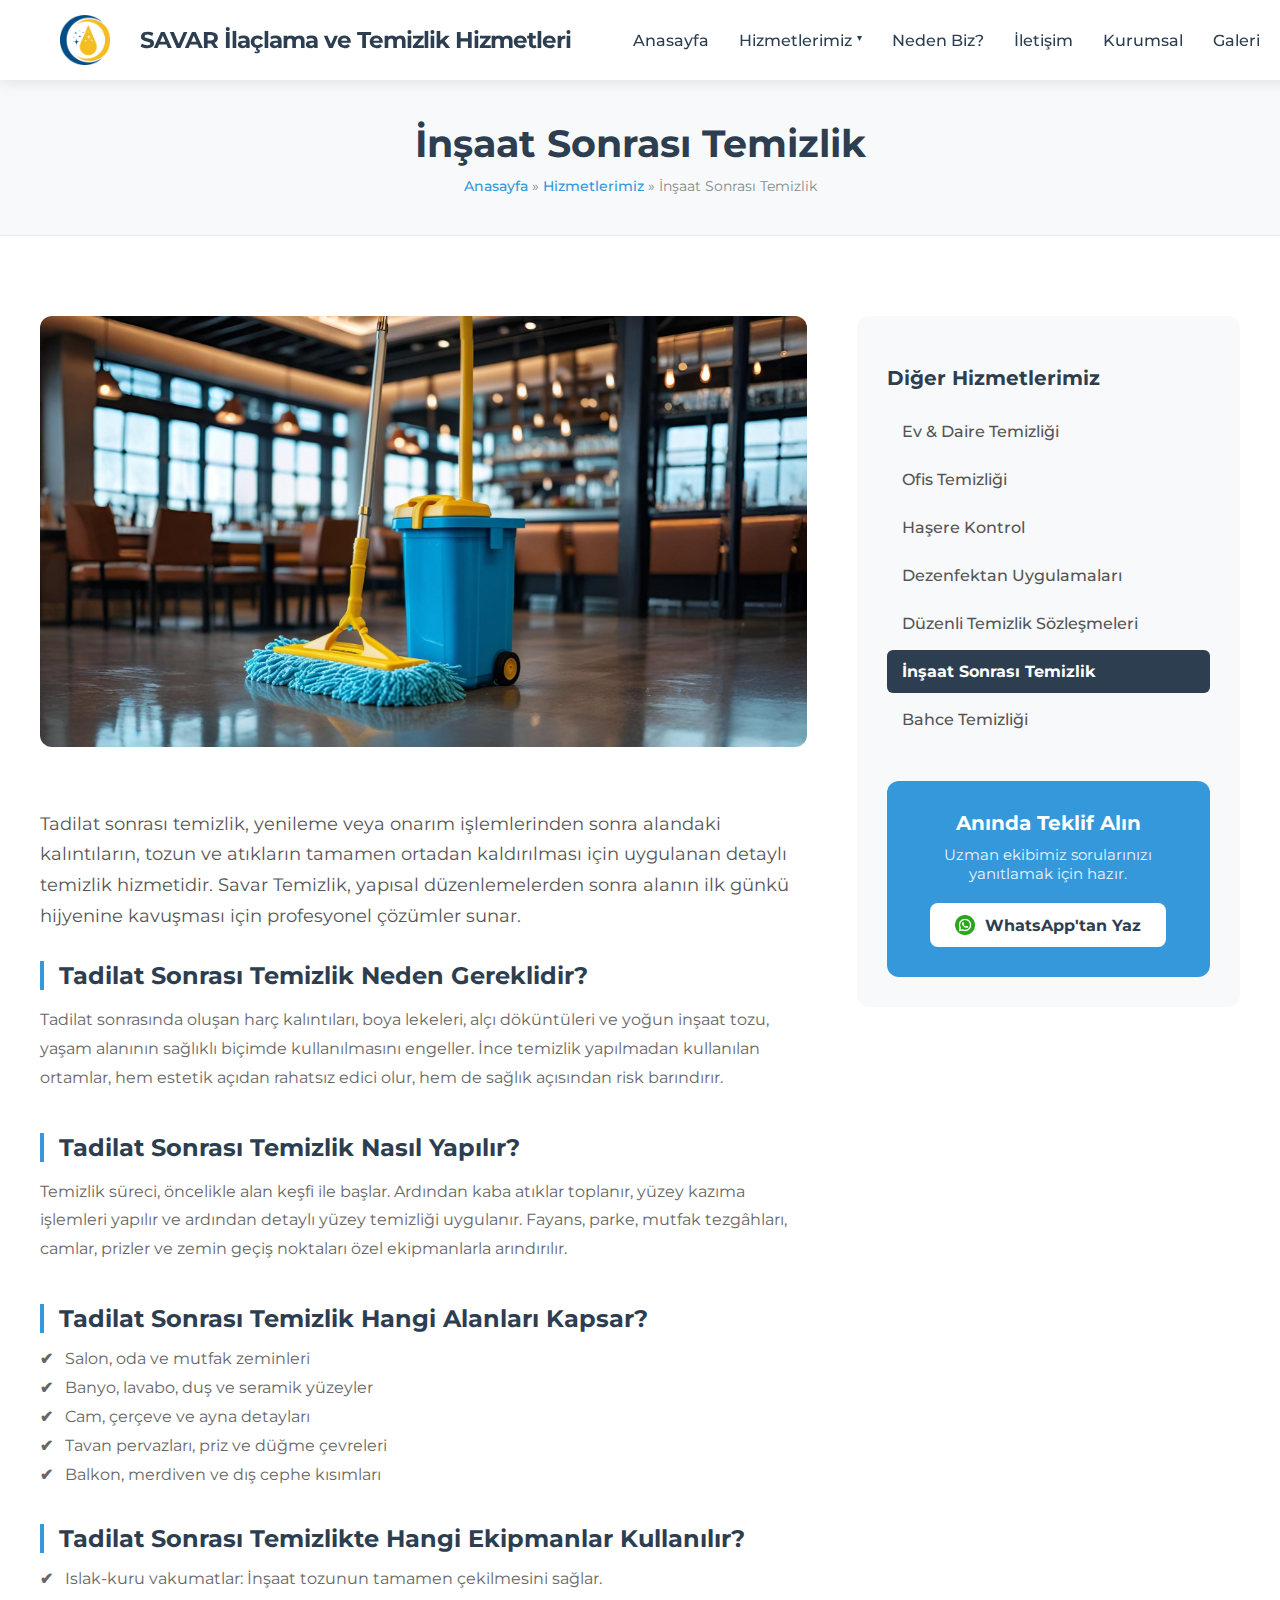
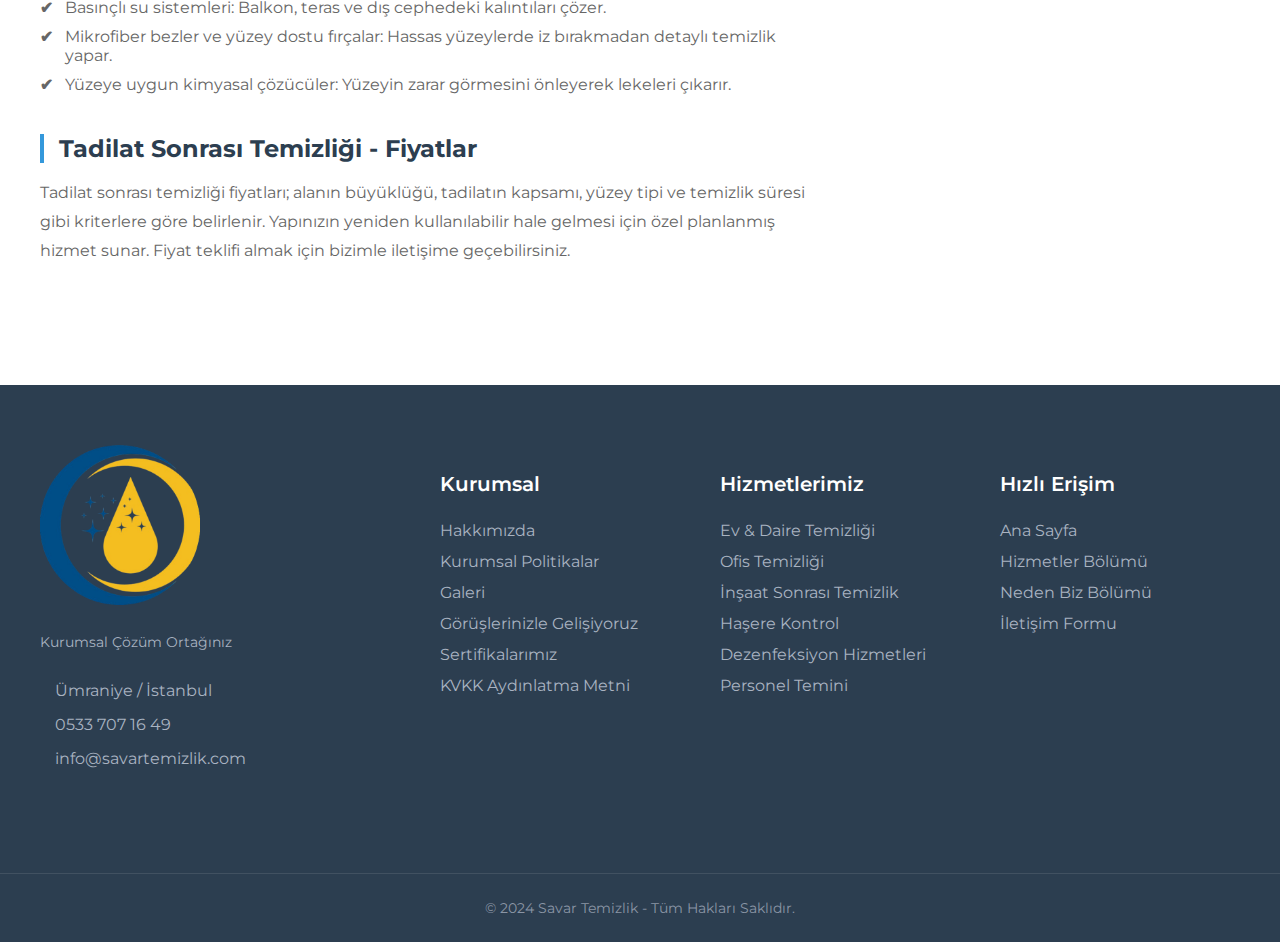
<file: insaat-sonrasi-temizlik.html>
<!DOCTYPE html>
<html lang="tr">
<head>
    <meta charset="UTF-8">
    <meta name="viewport" content="width=device-width, initial-scale=1.0">
    <!-- Sayfa başlığı hizmete özel olmalı -->
    <title>İnşaat Sonrası Temizlik Hizmeti | Savar Temizlik</title>
    
    <link rel="icon" type="image/png" href="image/logo.png">
    <!-- ANA CSS DOSYAMIZI BURAYA BAĞLIYORUZ -->
    <link rel="stylesheet" href="style.css">
    
    <link rel="preconnect" href="https://fonts.googleapis.com">
    <link rel="preconnect" href="https://fonts.gstatic.com" crossorigin>
    <link href="https://fonts.googleapis.com/css2?family=Montserrat:wght@400;500;700&display=swap" rel="stylesheet">
</head>
<body>

    <!-- ================================================== -->
    <!-- HEADER (DOLDURULMUŞ HALİ) -->
    <!-- ================================================== -->
<header class="main-header">
    <div class="container header-container">
        <!-- Logo -->
        <a href="index.html" class="logo">
            <img src="image/logo.png" alt="Savar Logo" class="logo-img">
            SAVAR İlaçlama ve Temizlik Hizmetleri
        </a>
        <!-- Navigasyon Menüsü (FİNAL VE DOĞRU HALİ) -->
        <nav class="main-nav">
            <ul class="nav-links">
                <li><a href="index.html">Anasayfa</a></li>
                <li class="dropdown-container">
                    <!-- Bu link artık her sayfadan doğru çalışır -->
                    <a href="index.html#hizmetlerimiz">Hizmetlerimiz <span class="arrow">▾</span></a>
                    <ul class="dropdown-menu">
                        <li><a href="ev-temizligi.html">Ev & Daire Temizliği</a></li>
                        <li><a href="ofis-temizligi.html">Ofis Temizliği</a></li>
                        <li><a href="hasere-kontrol.html">Haşere Kontrol</a></li>
                        <!-- DÜZELTİLDİ -->
                        <li><a href="dezenfektan-uygulamalari.html">Dezenfektan Uygulamaları</a></li>
                        <!-- DÜZELTİLDİ -->
                        <li><a href="duzenli-temizlik.html">Düzenli Temizlik Sözleşmeleri</a></li>
                        <li><a href="insaat-sonrasi-temizlik.html">İnşaat Sonrası Temizlik</a></li>
                        <!-- DÜZELTİLDİ -->
                        <li><a href="bahce-temizligi.html">Bahçe Temizliği</a></li>
                    </ul>
                </li>
                <!-- Bu linkler artık her sayfadan anasayfadaki doğru bölüme gider -->
                <li><a href="index.html#neden-biz">Neden Biz?</a></li>
                <li><a href="index.html#iletisim">İletişim</a></li>
                <li><a href="kurumsal.html">Kurumsal</a></li>
                <li><a href="galeri.html">Galeri</a></li>
            </ul>
        </nav>

        <!-- Mobil Menü için Hamburger İkonu -->
        <button class="hamburger">
            <span class="bar"></span>
            <span class="bar"></span>
            <span class="bar"></span>
        </button>
    </div>
</header>
    <!-- HEADER BİTİŞ -->

     <main style="padding-top: 80px;">
        <section class="page-header">
            <div class="container">
                <h1>İnşaat Sonrası Temizlik</h1>
                <nav class="breadcrumb">
                    <a href="index.html">Anasayfa</a> » 
                    <a href="index.html#hizmetlerimiz">Hizmetlerimiz</a> » 
                    <span>İnşaat Sonrası Temizlik</span>
                </nav>
            </div>
        </section>

        <!-- ================================================== -->
        <!-- HİZMET DETAY İÇERİĞİ -->
        <!-- ================================================== -->
        <section class="service-detail-section">
            <div class="container">
                <div class="service-detail-layout">
                    
                    <!-- SOL TARAF: ANA İÇERİK -->
                    <div class="service-content">
                        <img src="image/temizlik.jpg" alt="İnşaat sonrası temizlik" class="service-main-image">
                        <p class="intro-paragraph">
                            Tadilat sonrası temizlik, yenileme veya onarım işlemlerinden sonra alandaki kalıntıların, tozun ve atıkların tamamen ortadan kaldırılması için uygulanan detaylı temizlik hizmetidir. Savar Temizlik, yapısal düzenlemelerden sonra alanın ilk günkü hijyenine kavuşması için profesyonel çözümler sunar.
                        </p>
                        <article class="service-article">
                            <h3>Tadilat Sonrası Temizlik Neden Gereklidir?</h3>
                            <p>Tadilat sonrasında oluşan harç kalıntıları, boya lekeleri, alçı döküntüleri ve yoğun inşaat tozu, yaşam alanının sağlıklı biçimde kullanılmasını engeller. İnce temizlik yapılmadan kullanılan ortamlar, hem estetik açıdan rahatsız edici olur, hem de sağlık açısından risk barındırır.</p>
                        </article>

                        <article class="service-article">
                            <h3>Tadilat Sonrası Temizlik Nasıl Yapılır?</h3>
                            <p>Temizlik süreci, öncelikle alan keşfi ile başlar. Ardından kaba atıklar toplanır, yüzey kazıma işlemleri yapılır ve ardından detaylı yüzey temizliği uygulanır. Fayans, parke, mutfak tezgâhları, camlar, prizler ve zemin geçiş noktaları özel ekipmanlarla arındırılır.</p>
                        </article>

                        <article class="service-article">
                            <h3>Tadilat Sonrası Temizlik Hangi Alanları Kapsar?</h3>
                            <ul>
                                <li>Salon, oda ve mutfak zeminleri</li>
                                <li>Banyo, lavabo, duş ve seramik yüzeyler</li>
                                <li>Cam, çerçeve ve ayna detayları</li>
                                <li>Tavan pervazları, priz ve düğme çevreleri</li>
                                <li>Balkon, merdiven ve dış cephe kısımları</li>
                            </ul>
                        </article>
                        
                         <article class="service-article">
                            <h3>Tadilat Sonrası Temizlikte Hangi Ekipmanlar Kullanılır?</h3>
                            <ul>
                                <li>Islak-kuru vakumatlar: İnşaat tozunun tamamen çekilmesini sağlar.</li>
                                <li>Basınçlı su sistemleri: Balkon, teras ve dış cephedeki kalıntıları çözer.</li>
                                <li>Mikrofiber bezler ve yüzey dostu fırçalar: Hassas yüzeylerde iz bırakmadan detaylı temizlik yapar.</li>
                                <li>Yüzeye uygun kimyasal çözücüler: Yüzeyin zarar görmesini önleyerek lekeleri çıkarır.</li>
                            </ul>
                        </article>

                        <article class="service-article">
                            <h3>Tadilat Sonrası Temizliği - Fiyatlar</h3>
                            <p>Tadilat sonrası temizliği fiyatları; alanın büyüklüğü, tadilatın kapsamı, yüzey tipi ve temizlik süresi gibi kriterlere göre belirlenir. Yapınızın yeniden kullanılabilir hale gelmesi için özel planlanmış hizmet sunar. Fiyat teklifi almak için bizimle iletişime geçebilirsiniz.</p>
                        </article>
                    </div>

                    <!-- SAĞ TARAF: DİĞER HİZMETLER (SIDEBAR) -->
                    <!-- SAĞ TARAF: DİĞER HİZMETLER (SIDEBAR) (GÜNCELLENMİŞ HALİ) -->
<aside class="service-sidebar">
    <h3>Diğer Hizmetlerimiz</h3>
    <ul class="sidebar-service-list">
        <li><a href="ev-temizligi.html">Ev & Daire Temizliği</a></li>
        <li><a href="ofis-temizligi.html">Ofis Temizliği</a></li>
        <li><a href="hasere-kontrol.html">Haşere Kontrol</a></li>
        <li><a href="dezenfektan-uygulamalari.html">Dezenfektan Uygulamaları</a></li>
        <li><a href="duzenli-temizlik.html">Düzenli Temizlik Sözleşmeleri</a></li>
        <li class="active"><a href="insaat-sonrasi-temizlik.html">İnşaat Sonrası Temizlik</a></li>
        <li><a href="bahce-temizligi.html">Bahce Temizliği</a></li>
    </ul>
    
    <!-- İSTEDİĞİN YENİ MAVİ WHATSAPP KUTUSU -->
    <div class="sidebar-whatsapp-box">
        <h4>Anında Teklif Alın</h4>
        <p>Uzman ekibimiz sorularınızı yanıtlamak için hazır.</p>
        <a href="https://wa.me/905337071649?text=Merhaba, inşaat sonrası temizlik hizmeti hakkında bilgi almak istiyorum." class="whatsapp-button" target="_blank">
            <img src="image/whatsapp.png" alt="WhatsApp">
            <span>WhatsApp'tan Yaz</span>
        </a>
    </div>
</aside>

                </div>
            </div>
        </section>
    </main>

    <!-- ================================================== -->
    <!-- FOOTER (DOLDURULMUŞ HALİ) -->
    <!-- ================================================== -->
    <footer class="site-footer">
    <div class="container">
        <!-- 4 SÜTUNLU ANA ALAN -->
        <div class="footer-main">

            <!-- Sütun 1: Logo ve İletişim -->
            <div class="footer-column about-column">
                <a href="index.html" class="footer-logo">
                    <img src="image/logo.png" alt="Savar Temizlik Logosu">
                </a>
                <p class="footer-tagline">Kurumsal Çözüm Ortağınız</p>
                <ul class="footer-contact-list">
                    <!-- İkonların görünmesi için aşağıdaki notu oku -->
                    <li><i class="lnr lnr-map-marker"></i><span>Ümraniye / İstanbul</span></li>
                    <li><i class="lnr lnr-phone-handset"></i><a href="tel:+905337071649">0533 707 16 49</a></li>
                    <li><i class="lnr lnr-envelope"></i><a href="mailto:info@savartemizlik.com">info@savartemizlik.com</a></li>
                </ul>
            </div>

            <!-- Sütun 2: Kurumsal Linkler -->
            <div class="footer-column">
                <h4>Kurumsal</h4>
                <ul class="footer-link-list">
                    <li><a href="hakkimizda.html">Hakkımızda</a></li>
                    <li><a href="kurumsal.html">Kurumsal Politikalar</a></li>
                    <li><a href="galeri.html">Galeri</a></li>
                    <li><a href="gorusleriniz.html">Görüşlerinizle Gelişiyoruz</a></li>
                    <li><a href="belgeler/sertifikalar.pdf" target="_blank">Sertifikalarımız</a></li>
                    <li><a href="kvkk.html">KVKK Aydınlatma Metni</a></li>
                </ul>
            </div>

            <!-- Sütun 3: Ana Hizmetler -->
            <div class="footer-column">
                <h4>Hizmetlerimiz</h4>
                <ul class="footer-link-list">
                    <li><a href="ev-temizligi.html">Ev & Daire Temizliği</a></li>
                    <li><a href="ofis-temizligi.html">Ofis Temizliği</a></li>
                    <li><a href="insaat-sonrasi-temizlik.html">İnşaat Sonrası Temizlik</a></li>
                    <li><a href="hasere-kontrol.html">Haşere Kontrol</a></li>
                    <li><a href="dezenfektan-uygulamalari.html">Dezenfeksiyon Hizmetleri</a></li>
                    <li><a href="personel-temini.html">Personel Temini</a></li>
                </ul>
            </div>
            
            <!-- Sütun 4: Hızlı Erişim -->
            <div class="footer-column">
                <h4>Hızlı Erişim</h4>
                <ul class="footer-link-list">
                    <li><a href="index.html">Ana Sayfa</a></li>
                    <!-- DÜZELTME: Bu linkler artık her sayfadan doğru çalışır -->
                    <li><a href="index.html#hizmetlerimiz">Hizmetler Bölümü</a></li>
                    <li><a href="index.html#neden-biz">Neden Biz Bölümü</a></li>
                    <li><a href="index.html#iletisim">İletişim Formu</a></li>
                </ul>
            </div>

        </div>
    </div>
    <!-- ALT BİLGİ BANDI (Copyright) -->
    <div class="footer-bottom">
        <div class="container">
            <p>© 2024 Savar Temizlik - Tüm Hakları Saklıdır.</p>
        </div>
    </div>
</footer>
    <!-- FOOTER BİTİŞ -->

    <script>
// MOBİL MENÜ İÇİN
const hamburger = document.querySelector('.hamburger');
const mainNav = document.querySelector('.main-nav');

hamburger.addEventListener('click', () => {
    mainNav.classList.toggle('active');
});

// YUMUŞAK KAYDIRMA İÇİN
document.querySelectorAll('a.nav-scroll').forEach(anchor => {
    anchor.addEventListener('click', function (e) {
        e.preventDefault();
        const targetId = this.getAttribute('href');
        const targetElement = document.querySelector(targetId);
        if (targetElement) {
            // Header'ın yüksekliğini hesaba katarak kaydırma
            const headerOffset = 80; // Header yüksekliği
            const elementPosition = targetElement.getBoundingClientRect().top;
            const offsetPosition = elementPosition + window.pageYOffset - headerOffset;

            window.scrollTo({
                top: offsetPosition,
                behavior: "smooth"
            });
        }
        // Mobil menü açıksa, linke tıklayınca kapansın
        if (mainNav.classList.contains('active')) {
            mainNav.classList.remove('active');
        }
    });
});
</script>

</body>
</html>
</file>
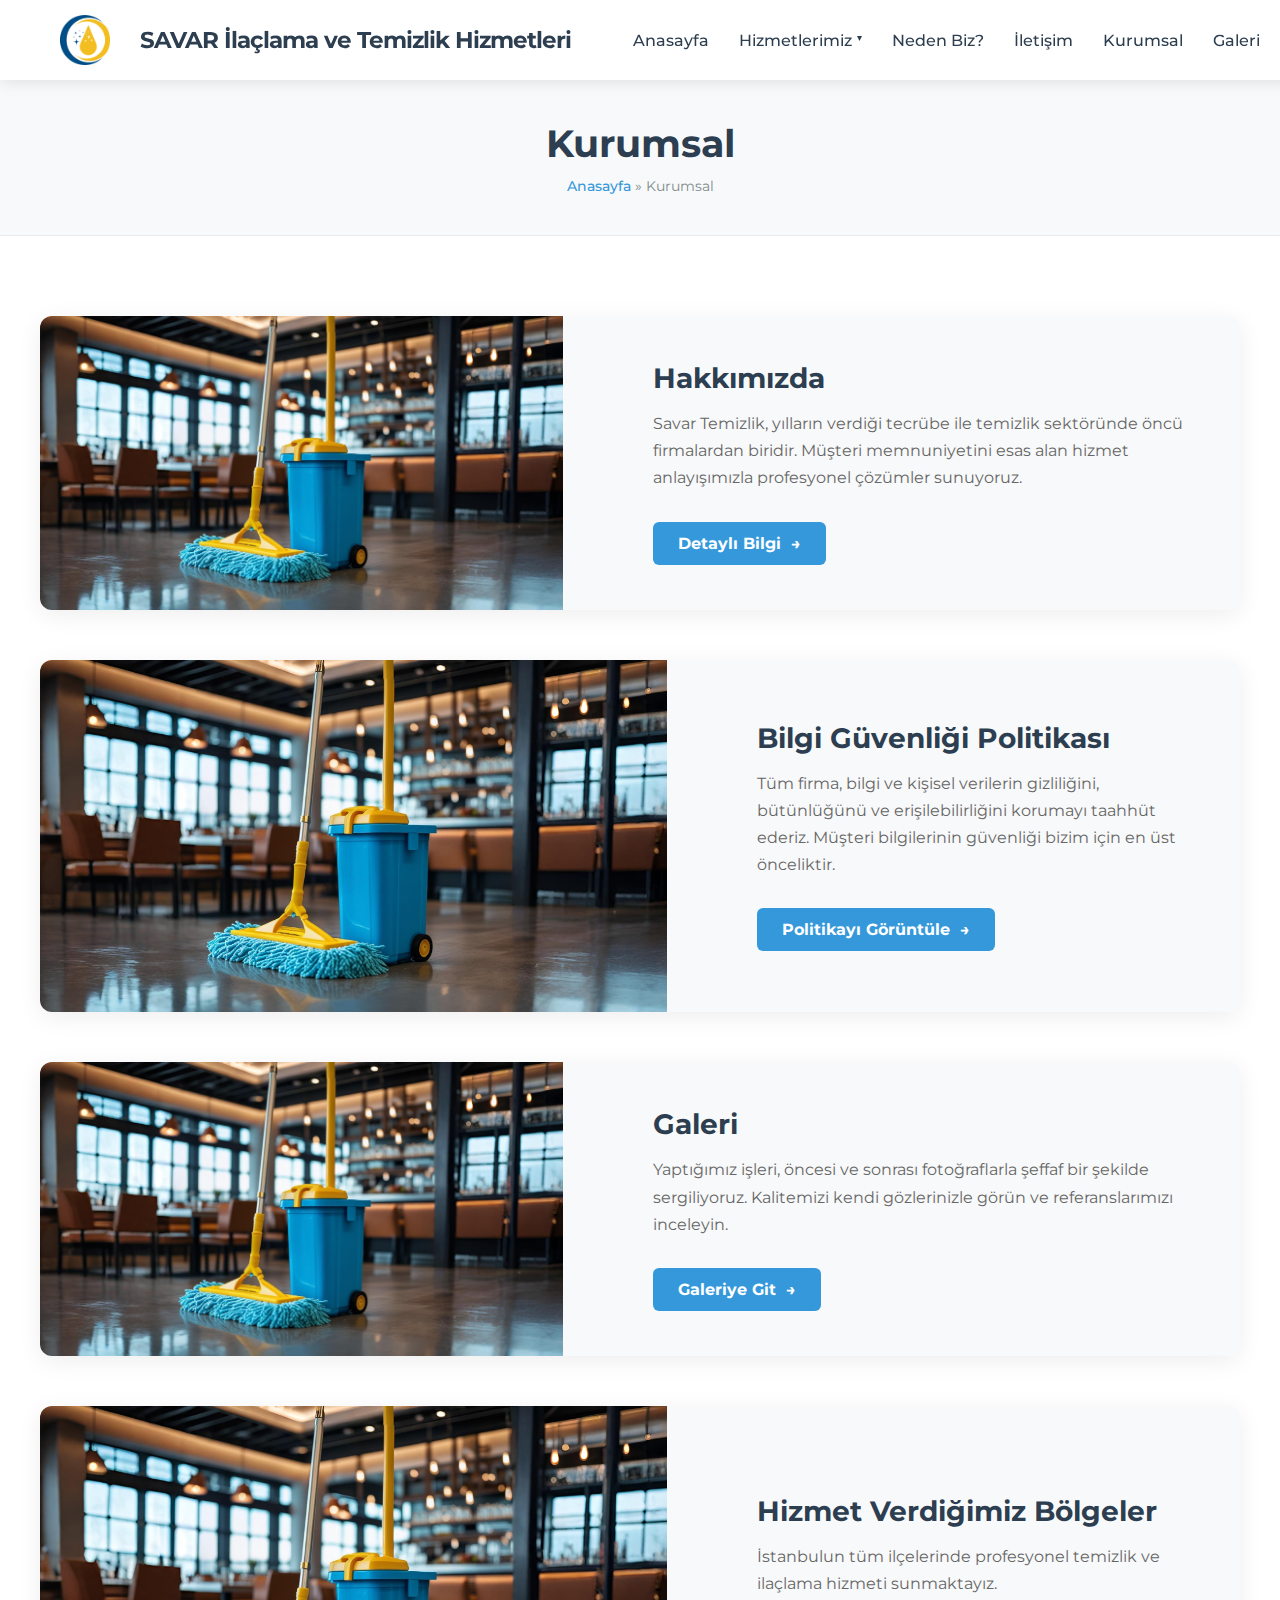
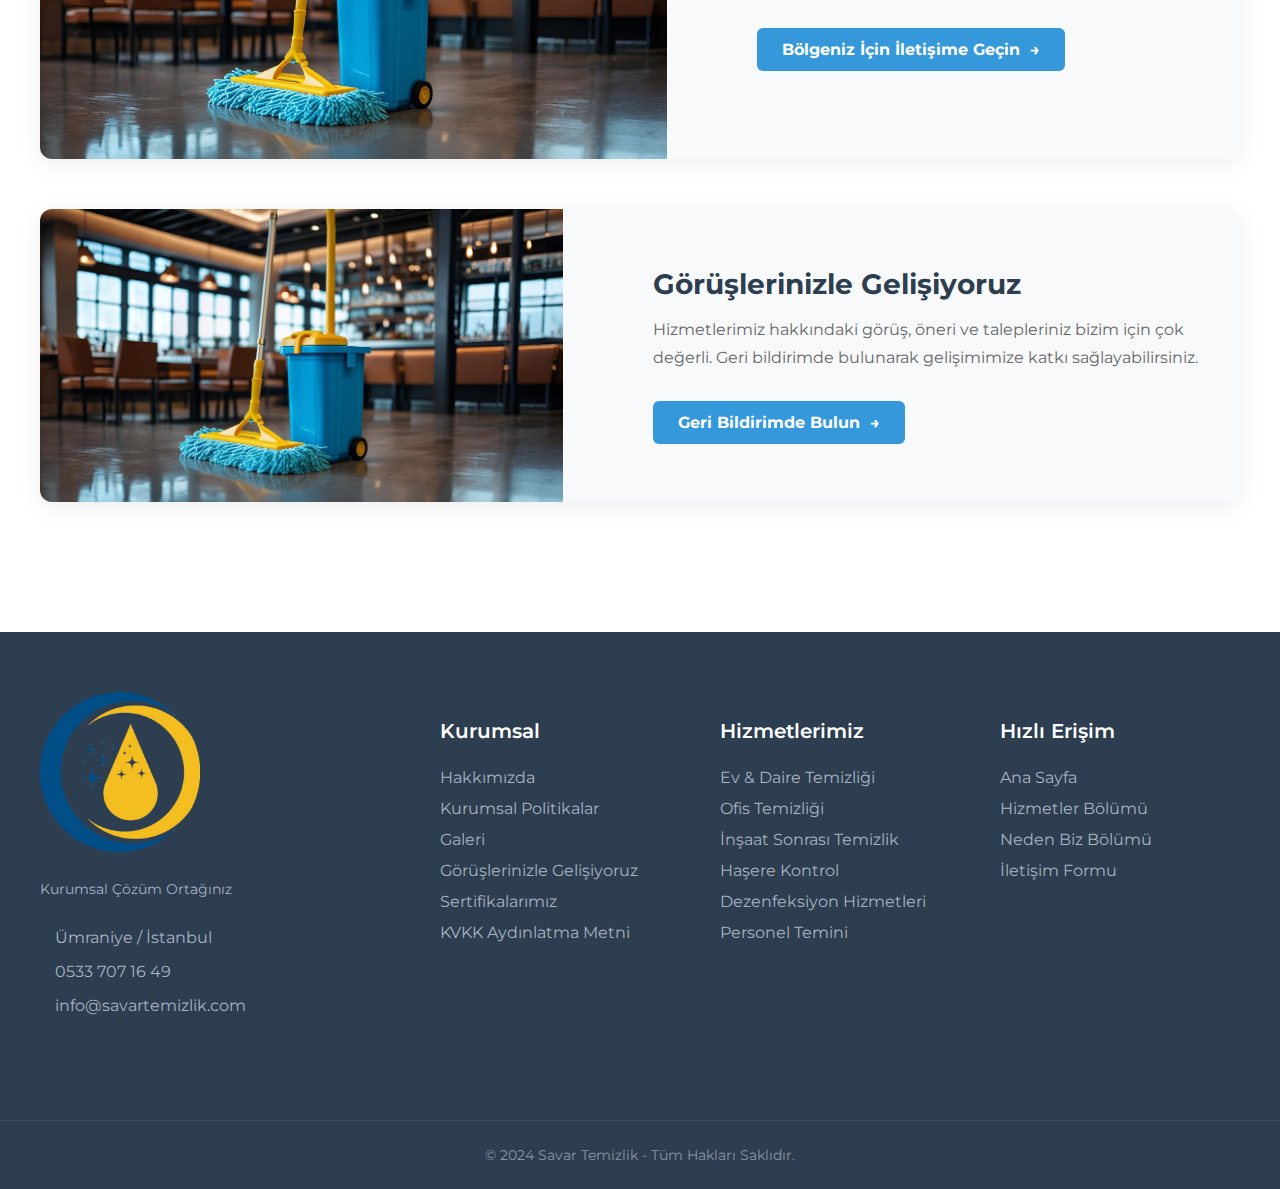
<file: kurumsal.html>
<!DOCTYPE html>
<html lang="tr">
<head>
    <meta charset="UTF-8">
    <meta name="viewport" content="width=device-width, initial-scale=1.0">
    <title>Kurumsal | Savar Temizlik</title>
    
    <link rel="icon" type="image/png" href="image/logo.png">
    <link rel="stylesheet" href="style.css">
    
    <link rel="preconnect" href="https://fonts.googleapis.com">
    <link rel="preconnect" href="https://fonts.gstatic.com" crossorigin>
    <link href="https://fonts.googleapis.com/css2?family=Montserrat:wght@400;500;700&display=swap" rel="stylesheet">
</head>
<body>

    <!-- ================================================== -->
    <!-- HEADER -->
    <!-- ================================================== -->
<header class="main-header">
    <div class="container header-container">
        <!-- Logo -->
        <a href="index.html" class="logo">
            <img src="image/logo.png" alt="Savar Logo" class="logo-img">
            SAVAR İlaçlama ve Temizlik Hizmetleri
        </a>
        <!-- Navigasyon Menüsü (FİNAL VE DOĞRU HALİ) -->
        <nav class="main-nav">
            <ul class="nav-links">
                <li><a href="index.html">Anasayfa</a></li>
                <li class="dropdown-container">
                    <!-- Bu link artık her sayfadan doğru çalışır -->
                    <a href="index.html#hizmetlerimiz">Hizmetlerimiz <span class="arrow">▾</span></a>
                    <ul class="dropdown-menu">
                        <li><a href="ev-temizligi.html">Ev & Daire Temizliği</a></li>
                        <li><a href="ofis-temizligi.html">Ofis Temizliği</a></li>
                        <li><a href="hasere-kontrol.html">Haşere Kontrol</a></li>
                        <!-- DÜZELTİLDİ -->
                        <li><a href="dezenfektan-uygulamalari.html">Dezenfektan Uygulamaları</a></li>
                        <!-- DÜZELTİLDİ -->
                        <li><a href="duzenli-temizlik.html">Düzenli Temizlik Sözleşmeleri</a></li>
                        <li><a href="insaat-sonrasi-temizlik.html">İnşaat Sonrası Temizlik</a></li>
                        <!-- DÜZELTİLDİ -->
                        <li><a href="bahce-temizligi.html">Bahçe Temizliği</a></li>
                    </ul>
                </li>
                <!-- Bu linkler artık her sayfadan anasayfadaki doğru bölüme gider -->
                <li><a href="index.html#neden-biz">Neden Biz?</a></li>
                <li><a href="index.html#iletisim">İletişim</a></li>
                <li><a href="kurumsal.html">Kurumsal</a></li>
                <li><a href="galeri.html">Galeri</a></li>
            </ul>
        </nav>

        <!-- Mobil Menü için Hamburger İkonu -->
        <button class="hamburger">
            <span class="bar"></span>
            <span class="bar"></span>
            <span class="bar"></span>
        </button>
    </div>
</header>

    <main style="padding-top: 80px;">
        <!-- ================================================== -->
        <!-- KURUMSAL İÇERİK BÖLÜMÜ (TÜM KARTLARLA) -->
        <!-- ================================================== -->
        <section class="page-header">
            <div class="container">
                <h1>Kurumsal</h1>
                <nav class="breadcrumb">
                    <a href="index.html">Anasayfa</a> » 
                    <span>Kurumsal</span>
                </nav>
            </div>
        </section>

        <!-- KART BÖLÜMLERİ -->
        <section class="corporate-section">
            <div class="container">

                <!-- Kart 1: Hakkımızda -->
                <div class="corporate-card">
                    <div class="corporate-image"><img src="image/temizlik.jpg" alt="Hakkımızda"></div>
                    <div class="corporate-content">
                        <h3>Hakkımızda</h3>
                        <p>Savar Temizlik, yılların verdiği tecrübe ile temizlik sektöründe öncü firmalardan biridir. Müşteri memnuniyetini esas alan hizmet anlayışımızla profesyonel çözümler sunuyoruz.</p>
                        <a href="hakkimizda.html" class="corporate-button">Detaylı Bilgi <span class="arrow-right">→</span></a>
                    </div>
                </div>

                <!-- Kart 2: Bilgi Güvenliği Politikası -->
                <div class="corporate-card reversed">
                    <div class="corporate-image"><img src="image/temizlik.jpg" alt="Bilgi Güvenliği"></div>
                    <div class="corporate-content">
                        <h3>Bilgi Güvenliği Politikası</h3>
                        <p>Tüm firma, bilgi ve kişisel verilerin gizliliğini, bütünlüğünü ve erişilebilirliğini korumayı taahhüt ederiz. Müşteri bilgilerinin güvenliği bizim için en üst önceliktir.</p>
                        <a href="belgeler/bilgi-guvenligi.pdf" target="_blank" class="corporate-button">Politikayı Görüntüle <span class="arrow-right">→</span></a>
                    </div>
                </div>

                 <!-- Kart 3: Galeri -->
                 <div class="corporate-card">
                    <div class="corporate-image"><img src="image/temizlik.jpg" alt="Galeri"></div>
                    <div class="corporate-content">
                        <h3>Galeri</h3>
                        <p>Yaptığımız işleri, öncesi ve sonrası fotoğraflarla şeffaf bir şekilde sergiliyoruz. Kalitemizi kendi gözlerinizle görün ve referanslarımızı inceleyin.</p>
                        <a href="galeri.html" class="corporate-button">Galeriye Git <span class="arrow-right">→</span></a>
                    </div>
                </div>
                
                <!-- Kart 4: Hizmet Verdiğimiz Bölgeler -->
                <div class="corporate-card reversed">
                    <div class="corporate-image"><img src="image/temizlik.jpg" alt="Hizmet Bölgeleri"></div>
                    <div class="corporate-content">
                        <h3>Hizmet Verdiğimiz Bölgeler</h3>
                        <p>İstanbulun tüm ilçelerinde profesyonel temizlik ve ilaçlama hizmeti sunmaktayız.</p>
                        <a href="index.html#iletisim" class="corporate-button">Bölgeniz İçin İletişime Geçin <span class="arrow-right">→</span></a>
                    </div>
                </div>
                
                <!-- KART 5: GÖRÜŞLERİNİZLE GELİŞİYORUZ (YENİ) -->
                <div class="corporate-card">
                    <div class="corporate-image"><img src="image/temizlik.jpg" alt="Görüşleriniz"></div>
                    <div class="corporate-content">
                        <h3>Görüşlerinizle Gelişiyoruz</h3>
                        <p>Hizmetlerimiz hakkındaki görüş, öneri ve talepleriniz bizim için çok değerli. Geri bildirimde bulunarak gelişimimize katkı sağlayabilirsiniz.</p>
                        <a href="gorusleriniz.html" class="corporate-button">Geri Bildirimde Bulun <span class="arrow-right">→</span></a>
                    </div>
                </div>

            </div>
        </section>
    </main>

    </main>

    <!-- ================================================== -->
    <!-- FOOTER -->
    <!-- ================================================== -->
   <footer class="site-footer">
    <div class="container">
        <!-- 4 SÜTUNLU ANA ALAN -->
        <div class="footer-main">

            <!-- Sütun 1: Logo ve İletişim -->
            <div class="footer-column about-column">
                <a href="index.html" class="footer-logo">
                    <img src="image/logo.png" alt="Savar Temizlik Logosu">
                </a>
                <p class="footer-tagline">Kurumsal Çözüm Ortağınız</p>
                <ul class="footer-contact-list">
                    <!-- İkonların görünmesi için aşağıdaki notu oku -->
                    <li><i class="lnr lnr-map-marker"></i><span>Ümraniye / İstanbul</span></li>
                    <li><i class="lnr lnr-phone-handset"></i><a href="tel:+905337071649">0533 707 16 49</a></li>
                    <li><i class="lnr lnr-envelope"></i><a href="mailto:info@savartemizlik.com">info@savartemizlik.com</a></li>
                </ul>
            </div>

            <!-- Sütun 2: Kurumsal Linkler -->
            <div class="footer-column">
                <h4>Kurumsal</h4>
                <ul class="footer-link-list">
                    <li><a href="hakkimizda.html">Hakkımızda</a></li>
                    <li><a href="kurumsal.html">Kurumsal Politikalar</a></li>
                    <li><a href="galeri.html">Galeri</a></li>
                    <li><a href="gorusleriniz.html">Görüşlerinizle Gelişiyoruz</a></li>
                    <li><a href="belgeler/sertifikalar.pdf" target="_blank">Sertifikalarımız</a></li>
                    <li><a href="kvkk.html">KVKK Aydınlatma Metni</a></li>
                </ul>
            </div>

            <!-- Sütun 3: Ana Hizmetler -->
            <div class="footer-column">
                <h4>Hizmetlerimiz</h4>
                <ul class="footer-link-list">
                    <li><a href="ev-temizligi.html">Ev & Daire Temizliği</a></li>
                    <li><a href="ofis-temizligi.html">Ofis Temizliği</a></li>
                    <li><a href="insaat-sonrasi-temizlik.html">İnşaat Sonrası Temizlik</a></li>
                    <li><a href="hasere-kontrol.html">Haşere Kontrol</a></li>
                    <li><a href="dezenfektan-uygulamalari.html">Dezenfeksiyon Hizmetleri</a></li>
                    <li><a href="personel-temini.html">Personel Temini</a></li>
                </ul>
            </div>
            
            <!-- Sütun 4: Hızlı Erişim -->
            <div class="footer-column">
                <h4>Hızlı Erişim</h4>
                <ul class="footer-link-list">
                    <li><a href="index.html">Ana Sayfa</a></li>
                    <!-- DÜZELTME: Bu linkler artık her sayfadan doğru çalışır -->
                    <li><a href="index.html#hizmetlerimiz">Hizmetler Bölümü</a></li>
                    <li><a href="index.html#neden-biz">Neden Biz Bölümü</a></li>
                    <li><a href="index.html#iletisim">İletişim Formu</a></li>
                </ul>
            </div>

        </div>
    </div>
    <!-- ALT BİLGİ BANDI (Copyright) -->
    <div class="footer-bottom">
        <div class="container">
            <p>© 2024 Savar Temizlik - Tüm Hakları Saklıdır.</p>
        </div>
    </div>
</footer>

    <script>
// MOBİL MENÜ İÇİN
const hamburger = document.querySelector('.hamburger');
const mainNav = document.querySelector('.main-nav');

hamburger.addEventListener('click', () => {
    mainNav.classList.toggle('active');
});

// YUMUŞAK KAYDIRMA İÇİN
document.querySelectorAll('a.nav-scroll').forEach(anchor => {
    anchor.addEventListener('click', function (e) {
        e.preventDefault();
        const targetId = this.getAttribute('href');
        const targetElement = document.querySelector(targetId);
        if (targetElement) {
            // Header'ın yüksekliğini hesaba katarak kaydırma
            const headerOffset = 80; // Header yüksekliği
            const elementPosition = targetElement.getBoundingClientRect().top;
            const offsetPosition = elementPosition + window.pageYOffset - headerOffset;

            window.scrollTo({
                top: offsetPosition,
                behavior: "smooth"
            });
        }
        // Mobil menü açıksa, linke tıklayınca kapansın
        if (mainNav.classList.contains('active')) {
            mainNav.classList.remove('active');
        }
    });
});
</script>

</body>
</html>
</file>
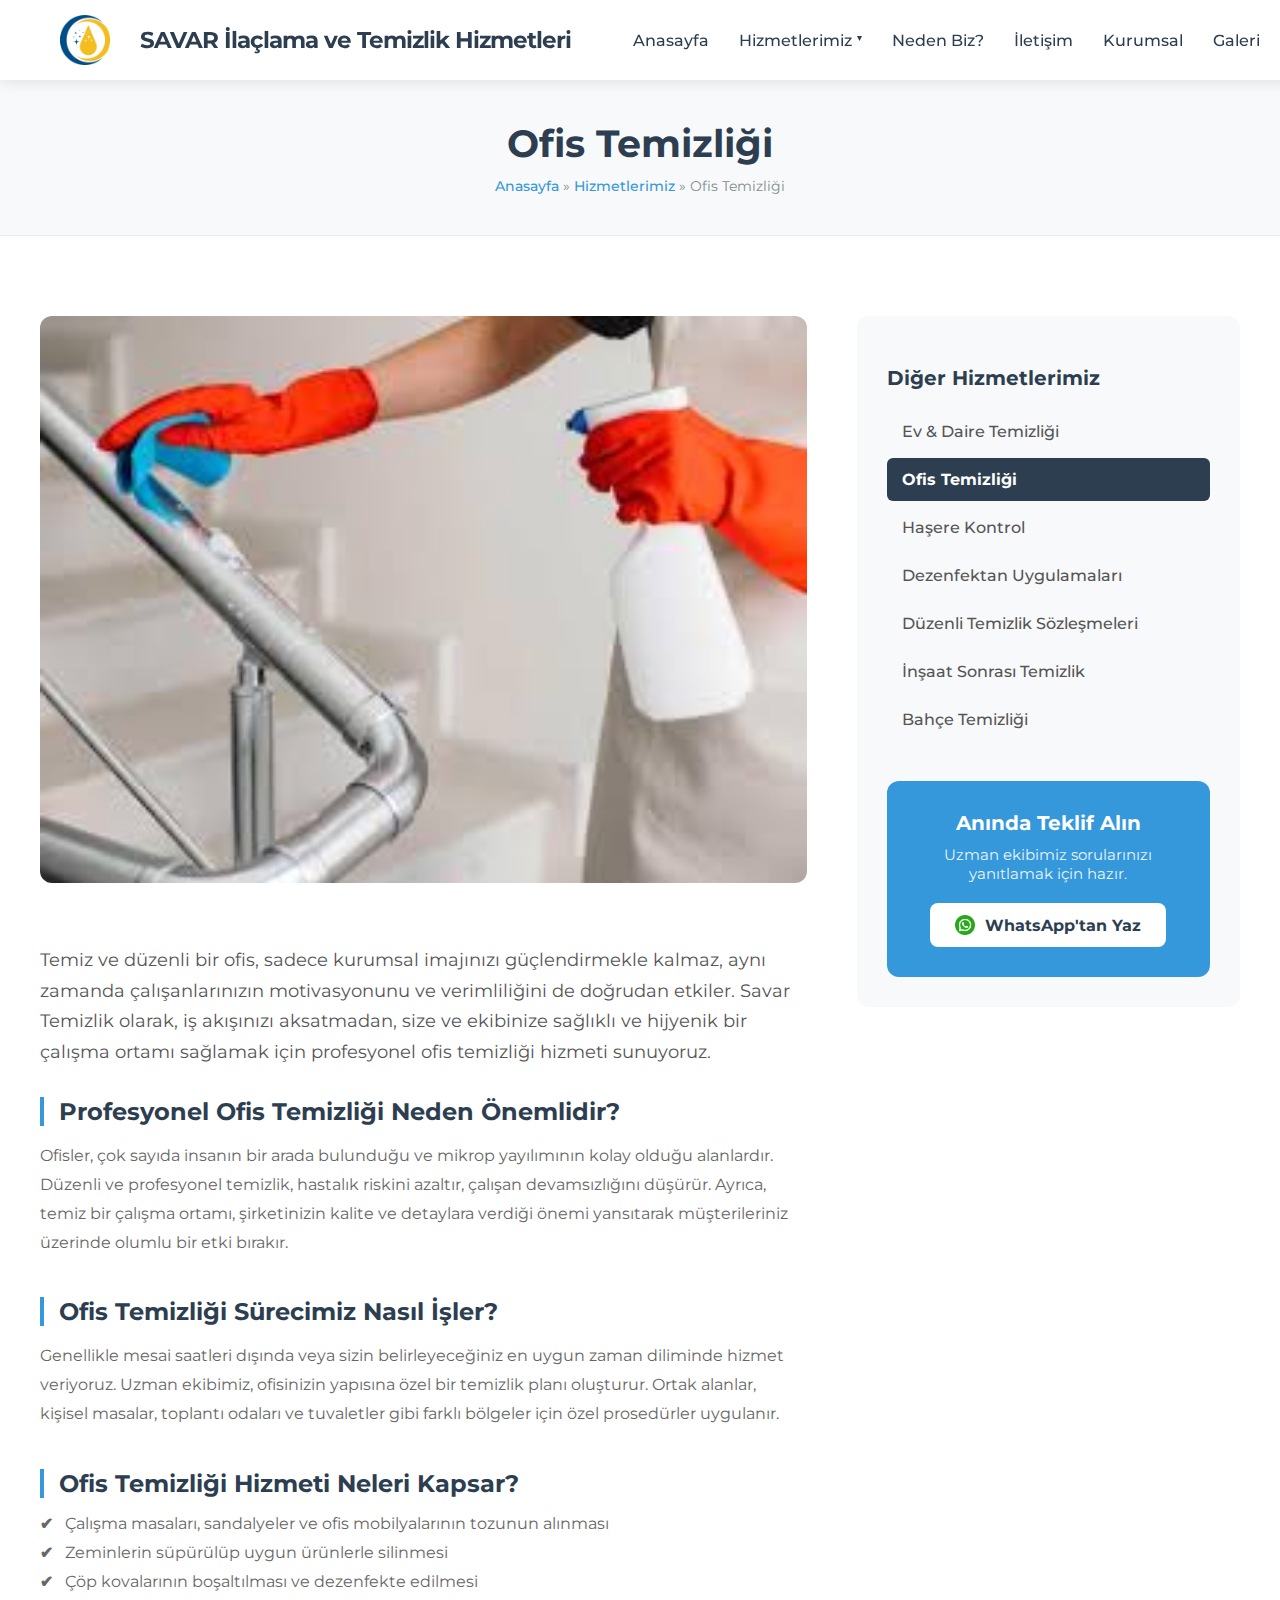
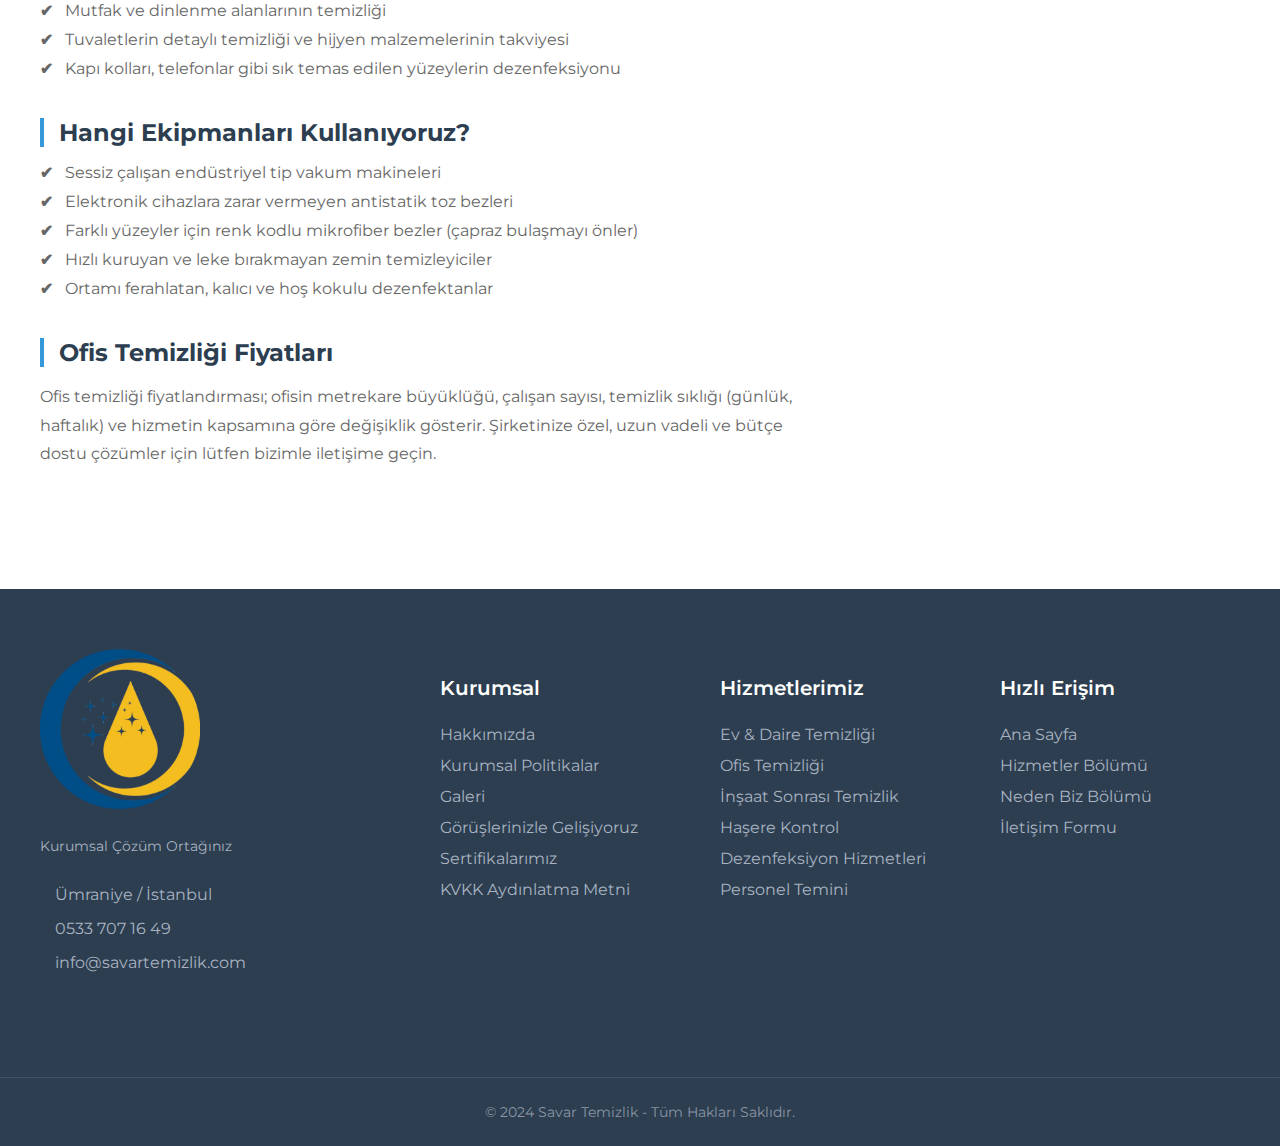
<file: ofis-temizligi.html>
<!DOCTYPE html>
<html lang="tr">
<head>
    <meta charset="UTF-8">
    <meta name="viewport" content="width=device-width, initial-scale=1.0">
    <title>Ofis Temizliği | Savar Temizlik</title>
    <link rel="icon" type="image/png" href="image/logo.png">
    <link rel="stylesheet" href="style.css">
    <link rel="preconnect" href="https://fonts.googleapis.com">
    <link rel="preconnect" href="https://fonts.gstatic.com" crossorigin>
    <link href="https://fonts.googleapis.com/css2?family=Montserrat:wght@400;500;700&display=swap" rel="stylesheet">
</head>
<body>

<header class="main-header">
    <div class="container header-container">
        <!-- Logo -->
        <a href="index.html" class="logo">
            <img src="image/logo.png" alt="Savar Logo" class="logo-img">
            SAVAR İlaçlama ve Temizlik Hizmetleri
        </a>
        <!-- Navigasyon Menüsü (FİNAL VE DOĞRU HALİ) -->
        <nav class="main-nav">
            <ul class="nav-links">
                <li><a href="index.html">Anasayfa</a></li>
                <li class="dropdown-container">
                    <!-- Bu link artık her sayfadan doğru çalışır -->
                    <a href="index.html#hizmetlerimiz">Hizmetlerimiz <span class="arrow">▾</span></a>
                    <ul class="dropdown-menu">
                        <li><a href="ev-temizligi.html">Ev & Daire Temizliği</a></li>
                        <li><a href="ofis-temizligi.html">Ofis Temizliği</a></li>
                        <li><a href="hasere-kontrol.html">Haşere Kontrol</a></li>
                        <!-- DÜZELTİLDİ -->
                        <li><a href="dezenfektan-uygulamalari.html">Dezenfektan Uygulamaları</a></li>
                        <!-- DÜZELTİLDİ -->
                        <li><a href="duzenli-temizlik.html">Düzenli Temizlik Sözleşmeleri</a></li>
                        <li><a href="insaat-sonrasi-temizlik.html">İnşaat Sonrası Temizlik</a></li>
                        <!-- DÜZELTİLDİ -->
                        <li><a href="bahce-temizligi.html">Bahçe Temizliği</a></li>
                    </ul>
                </li>
                <!-- Bu linkler artık her sayfadan anasayfadaki doğru bölüme gider -->
                <li><a href="index.html#neden-biz">Neden Biz?</a></li>
                <li><a href="index.html#iletisim">İletişim</a></li>
                <li><a href="kurumsal.html">Kurumsal</a></li>
                <li><a href="galeri.html">Galeri</a></li>
            </ul>
        </nav>

        <!-- Mobil Menü için Hamburger İkonu -->
        <button class="hamburger">
            <span class="bar"></span>
            <span class="bar"></span>
            <span class="bar"></span>
        </button>
    </div>
</header>

    <main style="padding-top: 80px;">
        <section class="page-header">
            <div class="container">
                <h1>Ofis Temizliği</h1>
                <nav class="breadcrumb">
                    <a href="index.html">Anasayfa</a> » 
                    <a href="index.html#hizmetlerimiz">Hizmetlerimiz</a> » 
                    <span>Ofis Temizliği</span>
                </nav>
            </div>
        </section>

        <section class="service-detail-section">
            <div class="container">
                <div class="service-detail-layout">
                    <div class="service-content">
                        <img src="image/apartman-temizlik.jpg" alt="Ofis temizliği" class="service-main-image">
                        <p class="intro-paragraph">
                            Temiz ve düzenli bir ofis, sadece kurumsal imajınızı güçlendirmekle kalmaz, aynı zamanda çalışanlarınızın motivasyonunu ve verimliliğini de doğrudan etkiler. Savar Temizlik olarak, iş akışınızı aksatmadan, size ve ekibinize sağlıklı ve hijyenik bir çalışma ortamı sağlamak için profesyonel ofis temizliği hizmeti sunuyoruz.
                        </p>
                        
                        <article class="service-article">
                            <h3>Profesyonel Ofis Temizliği Neden Önemlidir?</h3>
                            <p>Ofisler, çok sayıda insanın bir arada bulunduğu ve mikrop yayılımının kolay olduğu alanlardır. Düzenli ve profesyonel temizlik, hastalık riskini azaltır, çalışan devamsızlığını düşürür. Ayrıca, temiz bir çalışma ortamı, şirketinizin kalite ve detaylara verdiği önemi yansıtarak müşterileriniz üzerinde olumlu bir etki bırakır.</p>
                        </article>

                        <article class="service-article">
                            <h3>Ofis Temizliği Sürecimiz Nasıl İşler?</h3>
                            <p>Genellikle mesai saatleri dışında veya sizin belirleyeceğiniz en uygun zaman diliminde hizmet veriyoruz. Uzman ekibimiz, ofisinizin yapısına özel bir temizlik planı oluşturur. Ortak alanlar, kişisel masalar, toplantı odaları ve tuvaletler gibi farklı bölgeler için özel prosedürler uygulanır.</p>
                        </article>
                        
                        <article class="service-article">
                            <h3>Ofis Temizliği Hizmeti Neleri Kapsar?</h3>
                            <ul>
                                <li>Çalışma masaları, sandalyeler ve ofis mobilyalarının tozunun alınması</li>
                                <li>Zeminlerin süpürülüp uygun ürünlerle silinmesi</li>
                                <li>Çöp kovalarının boşaltılması ve dezenfekte edilmesi</li>
                                <li>Mutfak ve dinlenme alanlarının temizliği</li>
                                <li>Tuvaletlerin detaylı temizliği ve hijyen malzemelerinin takviyesi</li>
                                <li>Kapı kolları, telefonlar gibi sık temas edilen yüzeylerin dezenfeksiyonu</li>
                            </ul>
                        </article>

                        <article class="service-article">
                            <h3>Hangi Ekipmanları Kullanıyoruz?</h3>
                            <ul>
                                <li>Sessiz çalışan endüstriyel tip vakum makineleri</li>
                                <li>Elektronik cihazlara zarar vermeyen antistatik toz bezleri</li>
                                <li>Farklı yüzeyler için renk kodlu mikrofiber bezler (çapraz bulaşmayı önler)</li>
                                <li>Hızlı kuruyan ve leke bırakmayan zemin temizleyiciler</li>
                                <li>Ortamı ferahlatan, kalıcı ve hoş kokulu dezenfektanlar</li>
                            </ul>
                        </article>
                        
                        <article class="service-article">
                            <h3>Ofis Temizliği Fiyatları</h3>
                            <p>Ofis temizliği fiyatlandırması; ofisin metrekare büyüklüğü, çalışan sayısı, temizlik sıklığı (günlük, haftalık) ve hizmetin kapsamına göre değişiklik gösterir. Şirketinize özel, uzun vadeli ve bütçe dostu çözümler için lütfen bizimle iletişime geçin.</p>
                        </article>
                    </div>

                    <aside class="service-sidebar">
                        <h3>Diğer Hizmetlerimiz</h3>
                        <ul class="sidebar-service-list">
                            <li><a href="ev-temizligi.html">Ev & Daire Temizliği</a></li>
                            <li class="active"><a href="ofis-temizligi.html">Ofis Temizliği</a></li>
                            <li><a href="hasere-kontrol.html">Haşere Kontrol</a></li>
                            <li><a href="dezenfektan-uygulamalari.html">Dezenfektan Uygulamaları</a></li>
                            <li><a href="duzenli-temizlik.html">Düzenli Temizlik Sözleşmeleri</a></li>
                            <li><a href="insaat-sonrasi-temizlik.html">İnşaat Sonrası Temizlik</a></li>
                            <li><a href="bahce-temizligi.html">Bahçe Temizliği</a></li>
                        </ul>
                        <div class="sidebar-whatsapp-box">
                            <h4>Anında Teklif Alın</h4>
                            <p>Uzman ekibimiz sorularınızı yanıtlamak için hazır.</p>
                            <a href="https://wa.me/905337071649?text=Merhaba, ofis temizliği hizmeti hakkında bilgi almak istiyorum." class="whatsapp-button" target="_blank"><img src="image/whatsapp.png" alt="WhatsApp"><span>WhatsApp'tan Yaz</span></a>
                        </div>
                    </aside>
                </div>
            </div>
        </section>
    </main>

<footer class="site-footer">
    <div class="container">
        <!-- 4 SÜTUNLU ANA ALAN -->
        <div class="footer-main">

            <!-- Sütun 1: Logo ve İletişim -->
            <div class="footer-column about-column">
                <a href="index.html" class="footer-logo">
                    <img src="image/logo.png" alt="Savar Temizlik Logosu">
                </a>
                <p class="footer-tagline">Kurumsal Çözüm Ortağınız</p>
                <ul class="footer-contact-list">
                    <!-- İkonların görünmesi için aşağıdaki notu oku -->
                    <li><i class="lnr lnr-map-marker"></i><span>Ümraniye / İstanbul</span></li>
                    <li><i class="lnr lnr-phone-handset"></i><a href="tel:+905337071649">0533 707 16 49</a></li>
                    <li><i class="lnr lnr-envelope"></i><a href="mailto:info@savartemizlik.com">info@savartemizlik.com</a></li>
                </ul>
            </div>

            <!-- Sütun 2: Kurumsal Linkler -->
            <div class="footer-column">
                <h4>Kurumsal</h4>
                <ul class="footer-link-list">
                    <li><a href="hakkimizda.html">Hakkımızda</a></li>
                    <li><a href="kurumsal.html">Kurumsal Politikalar</a></li>
                    <li><a href="galeri.html">Galeri</a></li>
                    <li><a href="gorusleriniz.html">Görüşlerinizle Gelişiyoruz</a></li>
                    <li><a href="belgeler/sertifikalar.pdf" target="_blank">Sertifikalarımız</a></li>
                    <li><a href="kvkk.html">KVKK Aydınlatma Metni</a></li>
                </ul>
            </div>

            <!-- Sütun 3: Ana Hizmetler -->
            <div class="footer-column">
                <h4>Hizmetlerimiz</h4>
                <ul class="footer-link-list">
                    <li><a href="ev-temizligi.html">Ev & Daire Temizliği</a></li>
                    <li><a href="ofis-temizligi.html">Ofis Temizliği</a></li>
                    <li><a href="insaat-sonrasi-temizlik.html">İnşaat Sonrası Temizlik</a></li>
                    <li><a href="hasere-kontrol.html">Haşere Kontrol</a></li>
                    <li><a href="dezenfektan-uygulamalari.html">Dezenfeksiyon Hizmetleri</a></li>
                    <li><a href="personel-temini.html">Personel Temini</a></li>
                </ul>
            </div>
            
            <!-- Sütun 4: Hızlı Erişim -->
            <div class="footer-column">
                <h4>Hızlı Erişim</h4>
                <ul class="footer-link-list">
                    <li><a href="index.html">Ana Sayfa</a></li>
                    <!-- DÜZELTME: Bu linkler artık her sayfadan doğru çalışır -->
                    <li><a href="index.html#hizmetlerimiz">Hizmetler Bölümü</a></li>
                    <li><a href="index.html#neden-biz">Neden Biz Bölümü</a></li>
                    <li><a href="index.html#iletisim">İletişim Formu</a></li>
                </ul>
            </div>

        </div>
    </div>
    <!-- ALT BİLGİ BANDI (Copyright) -->
    <div class="footer-bottom">
        <div class="container">
            <p>© 2024 Savar Temizlik - Tüm Hakları Saklıdır.</p>
        </div>
    </div>
</footer>
<script>
// MOBİL MENÜ İÇİN
const hamburger = document.querySelector('.hamburger');
const mainNav = document.querySelector('.main-nav');

hamburger.addEventListener('click', () => {
    mainNav.classList.toggle('active');
});

// YUMUŞAK KAYDIRMA İÇİN
document.querySelectorAll('a.nav-scroll').forEach(anchor => {
    anchor.addEventListener('click', function (e) {
        e.preventDefault();
        const targetId = this.getAttribute('href');
        const targetElement = document.querySelector(targetId);
        if (targetElement) {
            // Header'ın yüksekliğini hesaba katarak kaydırma
            const headerOffset = 80; // Header yüksekliği
            const elementPosition = targetElement.getBoundingClientRect().top;
            const offsetPosition = elementPosition + window.pageYOffset - headerOffset;

            window.scrollTo({
                top: offsetPosition,
                behavior: "smooth"
            });
        }
        // Mobil menü açıksa, linke tıklayınca kapansın
        if (mainNav.classList.contains('active')) {
            mainNav.classList.remove('active');
        }
    });
});
</script>
</body>
</html>
</file>
<file: style.css>
/* Genel Ayarlar */
/* ==================
   HEADER & NAVİGASYON
   ================== */
:root {
    --primary-color: #3498db; /* Ana Mavi Renk */
    --dark-color: #2c3e50;    /* Koyu Yazı Rengi */
    --light-gray: #f8f9fa;   /* Açık Arkaplan */
    --light-yellow: #f7dc6f; /* Açık Renk sarı */
}

body {
    padding-top: 80px; /* Sabit header'ın içeriği ezmemesi için */
    font-family: 'Montserrat', sans-serif;
}

.main-header {
    background-color: #ffffff;
    padding: 0 20px;
    height: 80px;
    box-shadow: 0 2px 15px rgba(0, 0, 0, 0.1);
    position: fixed; /* Sayfa kaysa da sabit kalsın */
    top: 0;
    left: 0;
    width: 100%;
    z-index: 1000; /* Her şeyin üstünde dursun */
}

.header-container {
    display: flex;
    justify-content: space-between;
    align-items: center;
    height: 100%;
}

/* Logo stilini güncelle */
.logo {
    font-size: 23px;
    display: flex;
    align-items: center;
    font-weight: bold;
    color: var(--dark-color);
    text-decoration: none;
    letter-spacing: -1px;
    gap: 30px;
}

.logo-img {
    height: 50px; /* Logonun yüksekliği */
    width: auto; /* Orantılı olarak genişlesin */
}
.nav-links {
    list-style: none;
    margin: 0;
    padding: 0;
    display: flex;
    align-items: center;
}

.nav-links li {
    margin-left: 30px;
    position: relative; /* Açılır menü için gerekli */
}

.nav-links a {
    display: flex;
    text-decoration: none;
    color: var(--dark-color);
    font-size: 16px;
    font-weight: 500;
    padding: 10px 0;
    position: relative;
    transition: color 0.3s ease;
}

.nav-links a:hover {
    color: var(--primary-color);
}

.nav-links a .arrow {
    font-size: 10px;
    margin-left: 5px;
}

/* Açılır Menü (Dropdown) */
.dropdown-menu {
    display: none;
    position: absolute;
    top: 100%;
    left: -20px;
    background-color: #ffffff;
    list-style: none;
    padding: 10px 0;
    min-width: 240px;
    border-radius: 8px;
    box-shadow: 0 5px 25px rgba(0, 0, 0, 0.15);
}

.dropdown-container:hover .dropdown-menu {
    display: block; /* Üzerine gelince göster */
}

.dropdown-menu li {
    margin: 0;
}

.dropdown-menu li a {
    display: block;
    padding: 12px 20px;
    width: 100%;
    box-sizing: border-box; /* Padding genişliği etkilemesin */
}

.dropdown-menu li a:hover {
    background-color: var(--light-gray);
}


/* MOBİL HAMBURGER MENÜ */
.hamburger {
    display: none; /* Masaüstünde gizli */
    background: none;
    border: none;
    cursor: pointer;
}

.hamburger .bar {
    display: block;
    width: 25px;
    height: 3px;
    margin: 5px auto;
    background-color: var(--dark-color);
    transition: all 0.3s ease-in-out;
}


/* MOBİL UYUMLULUK */
@media (max-width: 992px) {
    .hamburger {
        display: block; /* Mobilde göster */
    }

    .main-nav {
        position: absolute;
        top: 80px;
        left: 0;
        width: 100%;
        background-color: #fff;
        overflow: hidden;
        max-height: 0; /* Menüyü gizlemek için */
        transition: max-height 0.4s ease-in-out;
    }
    
    .main-nav.active {
        max-height: 500px; /* Menüyü göster */
        border-top: 1px solid #eee;
    }

    .nav-links {
        flex-direction: column; /* Linkleri alt alta diz */
        padding: 20px 0;
    }

    .nav-links li {
        margin: 15px 0;
        width: 100%;
        text-align: center;
    }
    
    .dropdown-container:hover .dropdown-menu {
        display: none; /* Mobilde hover çalışmasın */
    }
}
body, html {
    margin: 0;
    padding: 0;
    font-family: 'Montserrat', sans-serif; /* Modern ve okunaklı bir font */
}

/* Hero Bölümü Ana Alanı */
.hero-section {
    position: relative; /* İçerideki öğeleri konumlandırmak için gerekli */
    height: 80vh; /* Ekranın %80'ini kaplasın */
    background-image: url('arkaplan.jpg'); /* BURAYA KENDİ RESMİNİN ADINI YAZACAKSIN */
    background-size: cover; /* Resmi alana tam sığdır */
    background-position: center; /* Resmi ortala */
    display: flex;
    align-items: center; /* İçeriği dikeyde ortala */
    padding-left: 10%; /* İçeriği soldan başlat */
}

/* Soldaki Yarı Saydam Katman */
.hero-section::before {
    content: '';
    position: absolute;
    top: 0;
    left: 0;
    width: 60%; /* Katman genişliği */
    height: 100%;
    /* Soldan sağa doğru şeffaflaşan bir gradient */
    background: linear-gradient(to right, rgba(255, 255, 255, 0.95) 0%, rgba(255, 255, 255, 0) 100%);
    z-index: 1; /* Yazının arkasında, resmin önünde dursun */
}

/* Yazı ve Butonların Olduğu İçerik Alanı */
.hero-content {
    position: relative; /* Katmanın üstünde dursun */
    z-index: 2;
    max-width: 500px; /* İçeriğin maksimum genişliği */
}

/* Ana Başlık (Savar İlaçlama & Temizlik) */
.hero-content h1 {
    font-size: 48px; /* Büyük ve dikkat çekici */
    font-weight: 700; /* Kalın */
    color: #2c3e50; /* Koyu gri/mavi tonu */
    margin-bottom: 15px;
}

/* Alt Açıklama Metni */
.hero-content p {
    font-size: 18px;
    color: #34495e; /* Biraz daha açık bir ton */
    margin-bottom: 30px;
}

/* WhatsApp Butonu */
.cta-button {
    display: inline-block;
    background-color: #27ae60; /* Yeşil, güven veren bir renk */
    color: #ffffff;
    padding: 15px 30px;
    border-radius: 5px;
    text-decoration: none; /* Alt çizgiyi kaldır */
    font-weight: bold;
    transition: background-color 0.3s ease; /* Üzerine gelince renk değişimi için animasyon */
}

/* Butonun üzerine gelince olacaklar */
.cta-button:hover {
    background-color: #2ecc71; /* Biraz daha parlak bir yeşil */
}
/* ==================
   HİZMETLER BÖLÜMÜ
   ================== */

.services-section {
    padding: 80px 0; /* Bölümün üst ve alt boşluğu */
    background-color: #f8f9fa; /* Hafif kırık beyaz bir arka plan */
}

.container {
    max-width: 1200px; /* İçeriğin maksimum genişliği */
    margin: 0 auto; /* Sayfada ortalamak için */
    padding: 0 15px; /* Mobilde kenarlara yapışmasın */
}

.services-section h2 {
    text-align: center;
    font-size: 36px;
    color: #2c3e50;
    margin-bottom: 15px;
}

.section-subtitle {
    text-align: center;
    max-width: 700px;
    margin: 0 auto 50px auto; /* Üst, sağ-sol, alt boşluk */
    font-size: 16px;
    color: #7f8c8d;
    line-height: 1.6;
}

.services-grid {
    display: grid;
    /* 3'lü sütun yapısı, aralarda 30px boşluk */
    grid-template-columns: repeat(3, 1fr); 
    gap: 30px;
}

.service-card {
    background-color: #ffffff;
    border-radius: 12px;
    box-shadow: 0 5px 15px rgba(0, 0, 0, 0.637), 0 15px 35px rgba(0, 0, 0, 0.05);
    overflow: hidden;
    text-align: center;
    transition: transform 0.3s ease, box-shadow 0.3s ease;
}

.service-card:hover {
    transform: translateY(-10px);
    /* YENİ HOVER GÖLGESİ: Daha belirgin */
    box-shadow: 0 10px 20px rgba(0, 0, 0, 0.1), 0 20px 45px rgba(0, 0, 0, 0.07);
}

.service-card img {
    width: 100%;
    height: 220px; /* Tüm resimlerin boyutu aynı olsun */
    object-fit: cover; /* Resmi kırp ama bozma */
}

.card-content {
    padding: 25px;
}

.service-card h3 {
    font-size: 22px;
    color: #34495e;
    margin-top: 0;
    margin-bottom: 10px;
}

.service-card p {
    font-size: 15px;
    color: #7f8c8d;
    line-height: 1.5;
    margin-bottom: 20;
}
/* YENİ EKLENEN BUTON STİLLERİ */
.card-button {
    display: inline-block;
    background-color: var(--primary-color); /* Ana Mavi Rengimiz */
    color: #ffffff;
    padding: 10px 25px;
    border-radius: 5px;
    text-decoration: none;
    font-weight: bold;
    font-size: 14px;
    transition: background-color 0.3s ease, transform 0.2s ease;
}

.card-button:hover {
    background-color: var(--light-yellow); /* Hover'da Koyu Renk */
    transform: scale(1.05); /* Hafifçe büyüsün */
}

/* KARTIN İÇERİK DÜZENİNİ AYARLAYALIM */
.card-content {
    padding: 25px;
    /* Kart içeriğini dikeyde yaymak ve butonu en alta sabitlemek için Flexbox kullanalım */
    display: flex;
    flex-direction: column;
    justify-content: space-between;
    flex-grow: 1; /* Kartın kalan boşluğunu doldursun */
}


/* MOBİL UYUMLULUK (Responsive) */
/* 992px'den küçük ekranlarda (tabletler) */
@media (max-width: 992px) {
    .services-grid {
        grid-template-columns: repeat(2, 1fr); /* 2'li sütun yap */
    }
}

/* 768px'den küçük ekranlarda (telefonlar) */
@media (max-width: 768px) {
    .services-grid {
        grid-template-columns: 1fr; /* Tek sütuna düşür */
    }
    
    .services-section h2 {
        font-size: 30px;
    }
}
/* ========================
   HAREKETE GEÇİRİCİ MESAJ (CTA) BANNER
   ======================== */

.cta-banner-section {
    padding: 60px 0;
    /* Resimdeki gibi yumuşak bir gradient arkaplan */
    background: linear-gradient(90deg, #48cae4 0%, #0096c7 100%);
}

.cta-container {
    display: flex;
    justify-content: space-between;
    align-items: center;
    flex-wrap: wrap; /* Mobilde alt alta geçmesi için */
    gap: 20px;
}

.cta-text h2 {
    color: #ffffff;
    font-size: 32px;
    margin: 0 0 5px 0;
}

.cta-text p {
    color: rgba(255, 255, 255, 0.85);
    font-size: 18px;
    margin: 0;
}

.cta-actions {
    display: flex;
    gap: 15px; /* Butonlar arası boşluk */
    flex-wrap: wrap; /* Mobilde butonlar da alt alta geçebilir */
}

.cta-button {
    display: inline-flex; /* İkon ve metni yan yana hizalamak için */
    align-items: center;
    justify-content: center;
    padding: 14px 28px;
    border-radius: 50px; /* Tam yuvarlak köşeler */
    font-size: 16px;
    font-weight: bold;
    text-decoration: none;
    transition: all 0.3s ease;
    border: 2px solid transparent;
}

.cta-button img {
    width: 25px;
    height: 25px;
    margin-right: 10px;
}

/* Birincil Buton (Telefon) */
.cta-button.primary {
    background-color: #ffffff;
    color: var(--dark-color);
}

.cta-button.primary:hover {
    background-color: transparent;
    border-color: #ffffff;
    color: #ffffff;
}

/* İkincil Buton (WhatsApp) */
.cta-button.secondary {
    background-color: transparent;
    border: 2px solid rgba(255, 255, 255, 0.8);
    color: #ffffff;
}

.cta-button.secondary:hover {
    background-color: #ffffff;
    color: var(--dark-color);
}


/* MOBİL UYUMLULUK */
@media (max-width: 992px) {
    .cta-container {
        flex-direction: column; /* Dikeyde hizala */
        text-align: center;
        gap: 30px; /* Bölümler arası boşluğu artır */
    }

    .cta-actions {
        justify-content: center;
    }
    
    .cta-text h2 {
        font-size: 28px;
    }
}
/* ========================
   YENİ NEDEN BİZ BÖLÜMÜ (FEATURE SECTION)
   ======================== */

.feature-section {
    padding: 80px 0;
    background-color: #ffffff; /* Veya #f8f9fa gibi açık bir renk */
}

/* Bölümün ana başlığı ve alt başlığı için stiller */
.section-title {
    text-align: center;
    font-size: 36px;
    color: #2c3e50;
    margin-bottom: 15px;
}
/* Bu class'ı zaten kullanıyorduk, ama burada da uyumlu çalıştığından emin olalım */
.section-subtitle {
    text-align: center;
    max-width: 700px;
    margin: 0 auto 60px auto; /* Başlık ile ilk kutu arasına boşluk */
    font-size: 16px;
    color: #7f8c8d;
    line-height: 1.6;
}

/* Her bir satırın (görsel + metin) ana taşıyıcısı */
.feature-row {
    display: flex;
    align-items: center; /* Dikeyde ortalamak için */
    gap: 50px; /* Görsel ve metin arası boşluk */
    margin-bottom: 70px; /* Satırlar arası boşluk */
}

/* Satırın görsel ve metin bölümleri (eşit paylaşım) */
.feature-image,
.feature-text {
    flex: 1; /* Alanı eşit paylaşsınlar */
}

/* Görselin kendisi için stil */
.feature-image img {
    width: 100%;
    border-radius: 12px; /* Köşeleri yuvarlat */
    box-shadow: 0 10px 40px rgba(0, 0, 0, 0.1); /* Hafif gölge */
    display: block; /* Altındaki boşluğu engellemek için */
}

/* Metin bölümü başlığı */
.feature-text h3 {
    font-size: 28px;
    color: #34495e;
    margin-bottom: 20px;
}

/* Metin bölümü paragrafları */
.feature-text p {
    font-size: 16px;
    line-height: 1.7;
    color: #7f8c8d;
    margin-bottom: 15px;
}

/* Görselin solda olduğu ters sıralı satırlar için */
.feature-row.reversed {
    flex-direction: row-reverse;
}


/* MOBİL UYUMLULUK */
@media (max-width: 992px) {
    .feature-row {
        flex-direction: column; /* Alt alta diz */
        text-align: center; /* Metinleri ortala */
        gap: 30px; /* Mobil için boşluğu azalt */
    }

    /* Ters sıralı olanın da mobilde alt alta gelmesi için */
    .feature-row.reversed {
        flex-direction: column;
    }
    
    .section-title {
        font-size: 30px;
    }
    .feature-text h3 {
        font-size: 24px;
    }
}
/* MOBİL UYUMLULUK */
@media (max-width: 768px) {
    .why-us-section {
        padding: 80px 15px;
        /* Mobilde kesim efektini daha yumuşak yapalım */
        clip-path: polygon(0 5%, 100% 0, 100% 95%, 0 100%);
    }

    .why-us-container {
        padding: 40px 20px;
    }

    .why-us-section h2 {
        font-size: 30px;
    }

    .stat-number {
        font-size: 40px;
    }
}
/* ========================
   BİZ NEDEN EN İYİYİZ? BÖLÜMÜ (FİNAL VERSİYON)
   ======================== */
.why-choose-us-section {
    padding: 80px 0;
    background-color: #f8f9fa; /* Hafif kırık beyaz arkaplan */
}

.section-header {
    text-align: center;
    margin-bottom: 50px;
}

.section-tagline {
    color: var(--primary-color);
    font-weight: bold;
    font-size: 25px;
    display: block;
    margin-bottom: 5px;
    text-transform: uppercase;
}

.section-header h2 {
    font-size: 36px;
    color: var(--dark-color);
    margin: 0;
}

.why-us-grid {
    display: grid;
    grid-template-columns: repeat(3, 1fr);
    gap: 30px;
}

.why-us-card {
    background-color: #ffffff;
    padding: 40px 30px;
    border-radius: 12px;
    text-align: center;
    box-shadow: 0 4px 20px rgba(0, 0, 0, 0.651);
    transition: transform 0.3s ease, box-shadow 0.3s ease;
}

.why-us-card:hover {
    transform: translateY(-10px);
    box-shadow: 0 10px 30px rgba(0, 0, 0, 0.08);
}

.why-us-icon {
    width: 80px;
    height: 80px;
    margin: 0 auto 30px auto;
    border-radius: 50%;
    background-color: rgba(52, 152, 219, 0.1); 
    display: flex;
    justify-content: center;
    align-items: center;
}

.why-us-icon img {
    width: 40px; /* İkon boyutu */
    height: 40px;
}

.why-us-card h3 {
    font-size: 20px;
    color: var(--dark-color);
    margin-bottom: 15px;
    font-weight: 600;
}

.why-us-card p {
    font-size: 15px;
    color: #7f8c8d;
    line-height: 1.6;
    margin: 0;
}

/* MOBİL UYUMLULUK */
@media (max-width: 992px) {
    .why-us-grid {
        grid-template-columns: repeat(2, 1fr); /* Tabletlerde 2'li sıra */
    }
}

@media (max-width: 768px) {
    .why-us-grid {
        grid-template-columns: 1fr; /* Telefonlarda tek sıra */
    }

    .section-header h2 {
        font-size: 30px;
    }
}
/* ========================
   İLETİŞİM & FOOTER BÖLÜMÜ (FİNAL)
   ======================== */

.contact-footer-section {
    padding: 100px 0;
    background-color: #ffffff;
}

.footer-grid {
    display: grid;
    grid-template-columns: 1fr 1fr;
    gap: 60px; /* İki sütun arası boşluk */
    align-items: flex-start;
}

/* Sol Taraf Stilleri */
.footer-info h2 {
    font-size: 32px;
    color: var(--dark-color);
    line-height: 1.3;
    margin-bottom: 20px;
}

.footer-info p {
    font-size: 20px;
    color: #7f8c8d;
    line-height: 1.7;
    margin-bottom: 40px;
}

.contact-list .contact-item {
    display: flex;
    align-items: center;
    margin-bottom: 20px;
}

.contact-icon {
    flex-shrink: 0;
    width: 50px;
    height: 50px;
    background-color: #f8f9fa;
    border-radius: 8px;
    display: flex;
    justify-content: center;
    align-items: center;
    margin-right: 20px;
}

.contact-icon img {
    width: 24px;
    height: 24px;
}

.contact-item span, .contact-item a {
    font-size: 19px;
    color: var(--dark-color);
    font-weight: 500;
    text-decoration: none;
}
.contact-item a:hover {
    color: var(--primary-color);
}

/* Sağ Taraf Stilleri (Form) */
.footer-form-wrapper {
    background-color: #2549aa; /* Koyu lacivert/siyah */
    color: #ffffff;
    padding: 40px;
    border-radius: 12px;
}

.footer-form-wrapper h3 {
    font-size: 24px;
    margin-bottom: 30px;
    text-align: center;
}

.form-row {
    display: flex;
    gap: 20px;
    margin-bottom: 20px;
}

.form-group {
    flex: 1;
    width: 100%;
}

.form-group label {
    display: block;
    font-size: 14px;
    color: rgba(255, 255, 255, 0.7);
    margin-bottom: 8px;
}

.form-group input, .form-group select, .form-group textarea {
    width: 100%;
    padding: 12px 0;
    background: transparent;
    border: none;
    border-bottom: 1px solid rgba(255, 255, 255, 0.3);
    color: #050505;
    font-size: 16px;
    transition: border-color 0.3s;
}

.form-group input:focus, .form-group select:focus, .form-group textarea:focus {
    outline: none;
    border-bottom-color: var(--primary-color);
}
.form-group select {
    appearance: none;
    background-image: url("data:image/svg+xml;charset=UTF-8,%3csvg xmlns='http://www.w3.org/2000/svg' viewBox='0 0 24 24' fill='none' stroke='%23ffffff' stroke-width='2' stroke-linecap='round' stroke-linejoin='round'%3e%3cpolyline points='6 9 12 15 18 9'%3e%3c/polyline%3e%3c/svg%3e");
    background-repeat: no-repeat;
    background-position: right 10px center;
    background-size: 1em;
    padding-right: 2em;
}

.submit-button {
    width: 100%;
    padding: 15px;
    background-color: var(--primary-color);
    color: #ffffff;
    border: none;
    border-radius: 8px;
    font-size: 16px;
    font-weight: bold;
    cursor: pointer;
    transition: background-color 0.3s;
    margin-top: 10px;
}
.submit-button:hover {
    background-color: #d2eb48; /* Ana rengin biraz koyusu */
}


/* MOBİL UYUMLULUK */
@media (max-width: 992px) {
    .footer-grid {
        grid-template-columns: 1fr; /* Tek sütuna düşür */
    }
    .form-row {
        flex-direction: column;
        gap: 0; /* Boşluğu kaldır, grup marjini kullansın */
    }
    .form-row .form-group{
        margin-bottom: 20px;
    }
    .footer-info h2 {
        font-size: 28px;
    }
}
/* ========================
   YENİ PROFESYONEL FOOTER (AYARLANMIŞ VERSİYON)
   ======================== */

.site-footer {
    background-color: var(--dark-color);
    color: #a9b3c1;
    padding: 60px 0 0 0; /* YÜKSEKLİĞİ AZALTTIK (80px -> 60px) */
    font-size: 16px; /* GENEL YAZI BOYUTUNU BÜYÜTTÜK (15px -> 16px) */
}

.footer-main {
    display: grid;
    grid-template-columns: 1.5fr 1fr 1fr 1fr;
    gap: 40px;
    padding-bottom: 50px; /* Buradaki boşluğu da biraz azalttık */
}

.footer-column h4 {
    font-size: 20px; /* BAŞLIKLARI BÜYÜTTÜK (18px -> 20px) */
    color: #ffffff;
    margin-bottom: 25px;
    font-weight: 600;
}

/* Sütun 1: Logo ve İletişim */
.footer-logo img {
    max-width: 160px;
    margin-bottom: 10px;
}
.footer-tagline {
    font-size: 14px;
    margin-bottom: 30px;
}
.footer-contact-list {
    list-style: none;
    padding: 0;
    margin: 0;
}
.footer-contact-list li {
    display: flex;
    align-items: flex-start;
    margin-bottom: 15px;
}
.footer-contact-list i {
    font-size: 18px;
    color: var(--primary-color);
    margin-right: 15px;
    margin-top: 3px;
}
.footer-contact-list a {
    color: #a9b3c1;
    text-decoration: none;
    transition: color 0.3s;
}
.footer-contact-list a:hover {
    color: #ffffff;
}


/* Sütun 2,3,4: Link Listeleri */
.footer-link-list {
    list-style: none;
    padding: 0;
    margin: 0;
}
.footer-link-list li {
    margin-bottom: 12px;
}
.footer-link-list a {
    color: #a9b3c1;
    text-decoration: none;
    transition: color 0.3s, padding-left 0.3s;
}
.footer-link-list a:hover {
    color: #ffffff;
    padding-left: 5px;
}

/* Alt Bant (Copyright) */
.footer-bottom {
    padding: 25px 0;
    margin-top: 40px;
    border-top: 1px solid rgba(255, 255, 255, 0.1);
    text-align: center;
}
.footer-bottom p {
    margin: 0;
    font-size: 14px;
    color: #8a95a5;
}


/* MOBİL UYUMLULUK */
@media (max-width: 992px) {
    .footer-main {
        grid-template-columns: repeat(2, 1fr);
    }
}
@media (max-width: 768px) {
    .footer-main {
        grid-template-columns: 1fr;
    }
    .footer-column {
        margin-bottom: 30px;
    }
}
/* ==================================================
   11. HİZMET DETAY SAYFASI
   ================================================== */

/* Sayfa Başlığı ve Breadcrumb */
.page-header {
    background-color: var(--light-gray);
    padding: 40px 0;
    text-align: center;
    border-bottom: 1px solid #e9ecef;
}

.page-header h1 {
    margin: 0 0 10px 0;
    font-size: 38px;
    color: var(--dark-color);
}

.breadcrumb {
    font-size: 14px;
    color: #7f8c8d;
}

.breadcrumb a {
    color: var(--primary-color);
    text-decoration: none;
    font-weight: 500;
}

.breadcrumb a:hover {
    text-decoration: underline;
}

/* Ana İçerik Alanı */
.service-detail-section {
    padding: 80px 0;
}

.service-detail-layout {
    display: grid;
    grid-template-columns: 2fr 1fr; /* Sol taraf daha geniş */
    gap: 50px;
}

/* Sol Taraf (Yazılar ve Resim) */
.service-content .intro-paragraph {
    font-size: 18px;
    line-height: 1.7;
    color: #555;
    margin-bottom: 30px;
}

.service-main-image {
    width: 100%;
    border-radius: 12px;
    margin-bottom: 40px;
}

.service-article {
    margin-bottom: 40px;
}

.service-article h3 {
    font-size: 24px;
    color: var(--dark-color);
    margin-bottom: 15px;
    border-left: 4px solid var(--primary-color);
    padding-left: 15px;
}

.service-article p {
    font-size: 16px;
    line-height: 1.8;
    color: #666;
}

.service-article ul {
    list-style: none;
    padding-left: 0;
}

.service-article ul li {
    font-size: 16px;
    color: #666;
    padding-left: 25px;
    position: relative;
    margin-bottom: 10px;
}

/* Liste elemanlarının başına tik ikonu ekleme */
.service-article ul li::before {
    content: '✔';
    position: absolute;
    left: 0;
    color: var(--success-green);
    font-weight: bold;
}

/* Sağ Taraf (Sidebar) */
.service-sidebar {
    background-color: var(--light-gray);
    padding: 30px;
    border-radius: 12px;
    height: fit-content; /* Kendi içeriği kadar uzasın */
    position: sticky;
    top: 100px; /* Header yüksekliği + boşluk */
}

.service-sidebar h3 {
    font-size: 20px;
    color: var(--dark-color);
    margin-bottom: 20px;
}

.sidebar-service-list {
    list-style: none;
    padding: 0;
    margin: 0 0 40px 0;
}

.sidebar-service-list li {
    margin-bottom: 5px;
}

.sidebar-service-list li a {
    display: block;
    padding: 12px 15px;
    text-decoration: none;
    color: #555;
    font-weight: 500;
    border-radius: 6px;
    transition: all 0.2s ease-in-out;
}

.sidebar-service-list li a:hover {
    background-color: var(--primary-color);
    color: #fff;
}

/* Aktif sayfa linkinin stili */
.sidebar-service-list li.active a {
    background-color: var(--dark-color);
    color: #fff;
    font-weight: bold;
}

.sidebar-cta {
    background-color: #fff;
    padding: 25px;
    border-radius: 8px;
    text-align: center;
    border: 1px solid #ddd;
}
.sidebar-cta h4 {
    margin: 0 0 10px 0;
    font-size: 18px;
}
.sidebar-cta p {
    margin: 0 0 20px 0;
    font-size: 15px;
    color: #777;
}
.sidebar-cta .cta-button {
    display: flex; /* İkon ve metin için */
    width: 100%;
    justify-content: center;
    align-items: center;
    padding: 12px;
}
.sidebar-cta .cta-button img {
    width: 20px;
    margin-right: 8px;
}

/* DETAY SAYFASI MOBİL UYUMLULUK */
@media (max-width: 992px) {
    .service-detail-layout {
        grid-template-columns: 1fr; /* Tek sütuna düşür */
    }
    .service-sidebar {
        position: static; /* sticky özelliğini kaldır */
        margin-top: 50px;
    }
}
/* Sidebar'daki Yeni Mavi WhatsApp Kutusu */
.sidebar-whatsapp-box {
    background-color: var(--primary-color); /* Ana Mavi Renk */
    color: #ffffff;
    padding: 30px 25px;
    border-radius: 12px;
    text-align: center;
    margin-top: 40px; /* Üstteki liste ile arasına boşluk koy */
}

.sidebar-whatsapp-box h4 {
    font-size: 20px;
    margin: 0 0 10px 0;
    font-weight: 700;
}

.sidebar-whatsapp-box p {
    font-size: 15px;
    opacity: 0.9;
    margin: 0 0 20px 0;
}

.whatsapp-button {
    display: inline-flex;
    align-items: center;
    justify-content: center;
    background-color: #ffffff;
    color: var(--dark-color);
    padding: 12px 25px;
    border-radius: 8px;
    text-decoration: none;
    font-weight: bold;
    transition: transform 0.2s ease;
}

.whatsapp-button:hover {
    transform: scale(1.05); /* Üzerine gelince hafifçe büyüsün */
}

.whatsapp-button img {
    width: 20px;
    height: 20px;
    margin-right: 10px;
}
/* ==================================================
   12. KURUMSAL SAYFASI
   ================================================== */

.corporate-section {
    padding: 80px 0;
    background-color: #ffffff;
}

.corporate-card {
    display: grid;
    grid-template-columns: 1fr 1.2fr; /* Sol taraf resim, sağ taraf metin */
    gap: 50px;
    align-items: center;
    background-color: var(--light-gray);
    border-radius: 12px;
    margin-bottom: 50px;
    overflow: hidden; /* Resmin köşelerinin düzgün görünmesi için */
    box-shadow: 0 5px 25px rgba(0, 0, 0, 0.07);
}

/* Ters sıralı kartlar için (resim sağda) */
.corporate-card.reversed {
    grid-template-columns: 1.2fr 1fr; /* Sol taraf metin, sağ taraf resim */
}

.corporate-image {
    height: 100%;
}

.corporate-image img {
    width: 100%;
    height: 100%;
    object-fit: cover; /* Resmi kutuya sığdırırken oranını koru */
    display: block;
}

/* Kartın sağ/sol tarafındaki metin içeriği */
.corporate-content {
    padding: 40px;
}

.corporate-content h3 {
    font-size: 28px;
    color: var(--dark-color);
    margin: 0 0 15px 0;
}

.corporate-content p {
    font-size: 16px;
    line-height: 1.7;
    color: #666;
    margin: 0 0 30px 0;
}

.corporate-button {
    display: inline-flex;
    align-items: center;
    background-color: var(--primary-color);
    color: #fff;
    padding: 12px 25px;
    text-decoration: none;
    font-weight: bold;
    border-radius: 6px;
    transition: all 0.3s ease;
}

.corporate-button:hover {
    background-color: var(--light-yellow);
    transform: translateX(5px);
}

.corporate-button .arrow-right {
    margin-left: 10px;
    transition: transform 0.3s ease;
}

.corporate-button:hover .arrow-right {
    transform: translateX(5px);
}

/* KURUMSAL SAYFA MOBİL UYUMLULUK */
@media (max-width: 992px) {
    .corporate-card,
    .corporate-card.reversed {
        grid-template-columns: 1fr; /* Tek sütuna düşür */
        text-align: center;
    }

    .corporate-content {
        padding: 30px 25px;
    }
    
    .corporate-button {
        margin: 0 auto;
    }
}
/* ==================================================
   13. GERİ BİLDİRİM FORMU (GÖRÜNÜM DÜZELTMESİ)
   ================================================== */

.feedback-form-section {
    padding: 80px 0;
    background-color: var(--light-gray);
}

.feedback-form-container {
    max-width: 800px;
    margin: 0 auto;
    background-color: #ffffff;
    padding: 50px;
    border-radius: 12px;
    box-shadow: 0 5px 25px rgba(0, 0, 0, 0.07);
}

/* ❗❗ SORUNU ÇÖZEN KODLAR BURADA BAŞLIYOR ❗❗ */

/* Form etiketlerinin (label) rengini koyu yap */
.feedback-form-container .form-group label {
    color: var(--dark-color); /* Koyu yazı rengi */
    font-weight: 500;
}

/* Form kutularının (input, textarea) stilini tamamen yenile */
.feedback-form-container .form-group input,
.feedback-form-container .form-group textarea {
    background-color: #ffffff;      /* Arka planı beyaz yap */
    color: var(--dark-color);       /* Yazı rengini koyu yap */
    border: 1px solid #ced4da;      /* Görünür bir çerçeve ekle */
    border-radius: 6px;             /* Köşeleri yuvarlat */
    padding: 12px;                  /* İç boşluk ver */
    font-size: 16px;
    width: 100%;
    box-sizing: border-box; /* Padding'in genişliği etkilememesi için */
}

/* Kutunun içine tıklandığında (focus) */
.feedback-form-container .form-group input:focus,
.feedback-form-container .form-group textarea:focus {
    outline: none;
    border-color: var(--primary-color); /* Ana mavi renkle çerçeve */
    box-shadow: 0 0 0 3px rgba(52, 152, 219, 0.25); /* Mavi bir parlama efekti */
}

/* Gönder butonunun da stilini garantiye alalım */
.feedback-form-container .submit-button {
    width: 100%;
    padding: 15px;
    background-color: var(--primary-color);
    color: #ffffff;
    border: none;
    border-radius: 8px;
    font-size: 16px;
    font-weight: bold;
    cursor: pointer;
    transition: background-color 0.3s;
    margin-top: 10px;
}
.feedback-form-container .submit-button:hover {
    background-color: #2980b9; 
}
/* ==================================================
   14. TEŞEKKÜRLER SAYFASI
   ================================================== */

.thank-you-section {
    padding: 100px 0;
    text-align: center;
}

.thank-you-content {
    max-width: 600px;
    margin: 0 auto;
}

.thank-you-icon {
    width: 80px;
    height: 80px;
    margin-bottom: 30px;
}

.thank-you-content h1 {
    font-size: 42px;
    color: var(--dark-color);
    margin-bottom: 15px;
}

.thank-you-content p {
    font-size: 18px;
    color: #7f8c8d;
    line-height: 1.7;
    margin-bottom: 40px;
}

.back-to-home-button {
    display: inline-block;
    background-color: var(--primary-color);
    color: #fff;
    padding: 15px 40px;
    text-decoration: none;
    font-weight: bold;
    border-radius: 8px;
    transition: background-color 0.3s ease;
}

.back-to-home-button:hover {
    background-color: var(--dark-color);
}
</file>
<file: site dosyalar/style.css>
/* Genel Ayarlar */
/* ==================
   HEADER & NAVİGASYON
   ================== */
:root {
    --primary-color: #3498db; /* Ana Mavi Renk */
    --dark-color: #2c3e50;    /* Koyu Yazı Rengi */
    --light-gray: #f8f9fa;   /* Açık Arkaplan */
    --light-yellow: #f7dc6f; /* Açık Renk sarı */
}

body {
    padding-top: 80px; /* Sabit header'ın içeriği ezmemesi için */
    font-family: 'Montserrat', sans-serif;
}

.main-header {
    background-color: #ffffff;
    padding: 0 20px;
    height: 80px;
    box-shadow: 0 2px 15px rgba(0, 0, 0, 0.1);
    position: fixed; /* Sayfa kaysa da sabit kalsın */
    top: 0;
    left: 0;
    width: 100%;
    z-index: 1000; /* Her şeyin üstünde dursun */
}

.header-container {
    display: flex;
    justify-content: space-between;
    align-items: center;
    height: 100%;
}

/* Logo stilini güncelle */
.logo {
    font-size: 28px;
    display: flex;
    align-items: center;
    font-weight: bold;
    color: var(--dark-color);
    text-decoration: none;
    letter-spacing: -1px;
    gap: 30px;
}

.logo-img {
    height: 50px; /* Logonun yüksekliği */
    width: auto; /* Orantılı olarak genişlesin */
}
.nav-links {
    list-style: none;
    margin: 0;
    padding: 0;
    display: flex;
    align-items: center;
}

.nav-links li {
    margin-left: 30px;
    position: relative; /* Açılır menü için gerekli */
}

.nav-links a {
    display: flex;
    text-decoration: none;
    color: var(--dark-color);
    font-size: 16px;
    font-weight: 500;
    padding: 10px 0;
    position: relative;
    transition: color 0.3s ease;
}

.nav-links a:hover {
    color: var(--primary-color);
}

.nav-links a .arrow {
    font-size: 10px;
    margin-left: 5px;
}

/* Açılır Menü (Dropdown) */
.dropdown-menu {
    display: none;
    position: absolute;
    top: 100%;
    left: -20px;
    background-color: #ffffff;
    list-style: none;
    padding: 10px 0;
    min-width: 240px;
    border-radius: 8px;
    box-shadow: 0 5px 25px rgba(0, 0, 0, 0.15);
}

.dropdown-container:hover .dropdown-menu {
    display: block; /* Üzerine gelince göster */
}

.dropdown-menu li {
    margin: 0;
}

.dropdown-menu li a {
    display: block;
    padding: 12px 20px;
    width: 100%;
    box-sizing: border-box; /* Padding genişliği etkilemesin */
}

.dropdown-menu li a:hover {
    background-color: var(--light-gray);
}


/* MOBİL HAMBURGER MENÜ */
.hamburger {
    display: none; /* Masaüstünde gizli */
    background: none;
    border: none;
    cursor: pointer;
}

.hamburger .bar {
    display: block;
    width: 25px;
    height: 3px;
    margin: 5px auto;
    background-color: var(--dark-color);
    transition: all 0.3s ease-in-out;
}


/* MOBİL UYUMLULUK */
@media (max-width: 992px) {
    .hamburger {
        display: block; /* Mobilde göster */
    }

    .main-nav {
        position: absolute;
        top: 80px;
        left: 0;
        width: 100%;
        background-color: #fff;
        overflow: hidden;
        max-height: 0; /* Menüyü gizlemek için */
        transition: max-height 0.4s ease-in-out;
    }
    
    .main-nav.active {
        max-height: 500px; /* Menüyü göster */
        border-top: 1px solid #eee;
    }

    .nav-links {
        flex-direction: column; /* Linkleri alt alta diz */
        padding: 20px 0;
    }

    .nav-links li {
        margin: 15px 0;
        width: 100%;
        text-align: center;
    }
    
    .dropdown-container:hover .dropdown-menu {
        display: none; /* Mobilde hover çalışmasın */
    }
}
body, html {
    margin: 0;
    padding: 0;
    font-family: 'Montserrat', sans-serif; /* Modern ve okunaklı bir font */
}

/* Hero Bölümü Ana Alanı */
.hero-section {
    position: relative; /* İçerideki öğeleri konumlandırmak için gerekli */
    height: 80vh; /* Ekranın %80'ini kaplasın */
    background-image: url('arkaplan.jpg'); /* BURAYA KENDİ RESMİNİN ADINI YAZACAKSIN */
    background-size: cover; /* Resmi alana tam sığdır */
    background-position: center; /* Resmi ortala */
    display: flex;
    align-items: center; /* İçeriği dikeyde ortala */
    padding-left: 10%; /* İçeriği soldan başlat */
}

/* Soldaki Yarı Saydam Katman */
.hero-section::before {
    content: '';
    position: absolute;
    top: 0;
    left: 0;
    width: 60%; /* Katman genişliği */
    height: 100%;
    /* Soldan sağa doğru şeffaflaşan bir gradient */
    background: linear-gradient(to right, rgba(255, 255, 255, 0.95) 0%, rgba(255, 255, 255, 0) 100%);
    z-index: 1; /* Yazının arkasında, resmin önünde dursun */
}

/* Yazı ve Butonların Olduğu İçerik Alanı */
.hero-content {
    position: relative; /* Katmanın üstünde dursun */
    z-index: 2;
    max-width: 500px; /* İçeriğin maksimum genişliği */
}

/* Ana Başlık (Savar İlaçlama & Temizlik) */
.hero-content h1 {
    font-size: 48px; /* Büyük ve dikkat çekici */
    font-weight: 700; /* Kalın */
    color: #2c3e50; /* Koyu gri/mavi tonu */
    margin-bottom: 15px;
}

/* Alt Açıklama Metni */
.hero-content p {
    font-size: 18px;
    color: #34495e; /* Biraz daha açık bir ton */
    margin-bottom: 30px;
}

/* WhatsApp Butonu */
.cta-button {
    display: inline-block;
    background-color: #27ae60; /* Yeşil, güven veren bir renk */
    color: #ffffff;
    padding: 15px 30px;
    border-radius: 5px;
    text-decoration: none; /* Alt çizgiyi kaldır */
    font-weight: bold;
    transition: background-color 0.3s ease; /* Üzerine gelince renk değişimi için animasyon */
}

/* Butonun üzerine gelince olacaklar */
.cta-button:hover {
    background-color: #2ecc71; /* Biraz daha parlak bir yeşil */
}
/* ==================
   HİZMETLER BÖLÜMÜ
   ================== */

.services-section {
    padding: 80px 0; /* Bölümün üst ve alt boşluğu */
    background-color: #f8f9fa; /* Hafif kırık beyaz bir arka plan */
}

.container {
    max-width: 1200px; /* İçeriğin maksimum genişliği */
    margin: 0 auto; /* Sayfada ortalamak için */
    padding: 0 15px; /* Mobilde kenarlara yapışmasın */
}

.services-section h2 {
    text-align: center;
    font-size: 36px;
    color: #2c3e50;
    margin-bottom: 15px;
}

.section-subtitle {
    text-align: center;
    max-width: 700px;
    margin: 0 auto 50px auto; /* Üst, sağ-sol, alt boşluk */
    font-size: 16px;
    color: #7f8c8d;
    line-height: 1.6;
}

.services-grid {
    display: grid;
    /* 3'lü sütun yapısı, aralarda 30px boşluk */
    grid-template-columns: repeat(3, 1fr); 
    gap: 30px;
}

.service-card {
    background-color: #ffffff;
    border-radius: 12px;
    box-shadow: 0 5px 15px rgba(0, 0, 0, 0.637), 0 15px 35px rgba(0, 0, 0, 0.05);
    overflow: hidden;
    text-align: center;
    transition: transform 0.3s ease, box-shadow 0.3s ease;
}

.service-card:hover {
    transform: translateY(-10px);
    /* YENİ HOVER GÖLGESİ: Daha belirgin */
    box-shadow: 0 10px 20px rgba(0, 0, 0, 0.1), 0 20px 45px rgba(0, 0, 0, 0.07);
}

.service-card img {
    width: 100%;
    height: 220px; /* Tüm resimlerin boyutu aynı olsun */
    object-fit: cover; /* Resmi kırp ama bozma */
}

.card-content {
    padding: 25px;
}

.service-card h3 {
    font-size: 22px;
    color: #34495e;
    margin-top: 0;
    margin-bottom: 10px;
}

.service-card p {
    font-size: 15px;
    color: #7f8c8d;
    line-height: 1.5;
    margin-bottom: 20;
}
/* YENİ EKLENEN BUTON STİLLERİ */
.card-button {
    display: inline-block;
    background-color: var(--primary-color); /* Ana Mavi Rengimiz */
    color: #ffffff;
    padding: 10px 25px;
    border-radius: 5px;
    text-decoration: none;
    font-weight: bold;
    font-size: 14px;
    transition: background-color 0.3s ease, transform 0.2s ease;
}

.card-button:hover {
    background-color: var(--light-yellow); /* Hover'da Koyu Renk */
    transform: scale(1.05); /* Hafifçe büyüsün */
}

/* KARTIN İÇERİK DÜZENİNİ AYARLAYALIM */
.card-content {
    padding: 25px;
    /* Kart içeriğini dikeyde yaymak ve butonu en alta sabitlemek için Flexbox kullanalım */
    display: flex;
    flex-direction: column;
    justify-content: space-between;
    flex-grow: 1; /* Kartın kalan boşluğunu doldursun */
}


/* MOBİL UYUMLULUK (Responsive) */
/* 992px'den küçük ekranlarda (tabletler) */
@media (max-width: 992px) {
    .services-grid {
        grid-template-columns: repeat(2, 1fr); /* 2'li sütun yap */
    }
}

/* 768px'den küçük ekranlarda (telefonlar) */
@media (max-width: 768px) {
    .services-grid {
        grid-template-columns: 1fr; /* Tek sütuna düşür */
    }
    
    .services-section h2 {
        font-size: 30px;
    }
}
/* ========================
   HAREKETE GEÇİRİCİ MESAJ (CTA) BANNER
   ======================== */

.cta-banner-section {
    padding: 60px 0;
    /* Resimdeki gibi yumuşak bir gradient arkaplan */
    background: linear-gradient(90deg, #48cae4 0%, #0096c7 100%);
}

.cta-container {
    display: flex;
    justify-content: space-between;
    align-items: center;
    flex-wrap: wrap; /* Mobilde alt alta geçmesi için */
    gap: 20px;
}

.cta-text h2 {
    color: #ffffff;
    font-size: 32px;
    margin: 0 0 5px 0;
}

.cta-text p {
    color: rgba(255, 255, 255, 0.85);
    font-size: 18px;
    margin: 0;
}

.cta-actions {
    display: flex;
    gap: 15px; /* Butonlar arası boşluk */
    flex-wrap: wrap; /* Mobilde butonlar da alt alta geçebilir */
}

.cta-button {
    display: inline-flex; /* İkon ve metni yan yana hizalamak için */
    align-items: center;
    justify-content: center;
    padding: 14px 28px;
    border-radius: 50px; /* Tam yuvarlak köşeler */
    font-size: 16px;
    font-weight: bold;
    text-decoration: none;
    transition: all 0.3s ease;
    border: 2px solid transparent;
}

.cta-button img {
    width: 25px;
    height: 25px;
    margin-right: 10px;
}

/* Birincil Buton (Telefon) */
.cta-button.primary {
    background-color: #ffffff;
    color: var(--dark-color);
}

.cta-button.primary:hover {
    background-color: transparent;
    border-color: #ffffff;
    color: #ffffff;
}

/* İkincil Buton (WhatsApp) */
.cta-button.secondary {
    background-color: transparent;
    border: 2px solid rgba(255, 255, 255, 0.8);
    color: #ffffff;
}

.cta-button.secondary:hover {
    background-color: #ffffff;
    color: var(--dark-color);
}


/* MOBİL UYUMLULUK */
@media (max-width: 992px) {
    .cta-container {
        flex-direction: column; /* Dikeyde hizala */
        text-align: center;
        gap: 30px; /* Bölümler arası boşluğu artır */
    }

    .cta-actions {
        justify-content: center;
    }
    
    .cta-text h2 {
        font-size: 28px;
    }
}
/* ========================
   YENİ NEDEN BİZ BÖLÜMÜ (FEATURE SECTION)
   ======================== */

.feature-section {
    padding: 80px 0;
    background-color: #ffffff; /* Veya #f8f9fa gibi açık bir renk */
}

/* Bölümün ana başlığı ve alt başlığı için stiller */
.section-title {
    text-align: center;
    font-size: 36px;
    color: #2c3e50;
    margin-bottom: 15px;
}
/* Bu class'ı zaten kullanıyorduk, ama burada da uyumlu çalıştığından emin olalım */
.section-subtitle {
    text-align: center;
    max-width: 700px;
    margin: 0 auto 60px auto; /* Başlık ile ilk kutu arasına boşluk */
    font-size: 16px;
    color: #7f8c8d;
    line-height: 1.6;
}

/* Her bir satırın (görsel + metin) ana taşıyıcısı */
.feature-row {
    display: flex;
    align-items: center; /* Dikeyde ortalamak için */
    gap: 50px; /* Görsel ve metin arası boşluk */
    margin-bottom: 70px; /* Satırlar arası boşluk */
}

/* Satırın görsel ve metin bölümleri (eşit paylaşım) */
.feature-image,
.feature-text {
    flex: 1; /* Alanı eşit paylaşsınlar */
}

/* Görselin kendisi için stil */
.feature-image img {
    width: 100%;
    border-radius: 12px; /* Köşeleri yuvarlat */
    box-shadow: 0 10px 40px rgba(0, 0, 0, 0.1); /* Hafif gölge */
    display: block; /* Altındaki boşluğu engellemek için */
}

/* Metin bölümü başlığı */
.feature-text h3 {
    font-size: 28px;
    color: #34495e;
    margin-bottom: 20px;
}

/* Metin bölümü paragrafları */
.feature-text p {
    font-size: 16px;
    line-height: 1.7;
    color: #7f8c8d;
    margin-bottom: 15px;
}

/* Görselin solda olduğu ters sıralı satırlar için */
.feature-row.reversed {
    flex-direction: row-reverse;
}


/* MOBİL UYUMLULUK */
@media (max-width: 992px) {
    .feature-row {
        flex-direction: column; /* Alt alta diz */
        text-align: center; /* Metinleri ortala */
        gap: 30px; /* Mobil için boşluğu azalt */
    }

    /* Ters sıralı olanın da mobilde alt alta gelmesi için */
    .feature-row.reversed {
        flex-direction: column;
    }
    
    .section-title {
        font-size: 30px;
    }
    .feature-text h3 {
        font-size: 24px;
    }
}
/* MOBİL UYUMLULUK */
@media (max-width: 768px) {
    .why-us-section {
        padding: 80px 15px;
        /* Mobilde kesim efektini daha yumuşak yapalım */
        clip-path: polygon(0 5%, 100% 0, 100% 95%, 0 100%);
    }

    .why-us-container {
        padding: 40px 20px;
    }

    .why-us-section h2 {
        font-size: 30px;
    }

    .stat-number {
        font-size: 40px;
    }
}
/* ========================
   BİZ NEDEN EN İYİYİZ? BÖLÜMÜ (FİNAL VERSİYON)
   ======================== */
.why-choose-us-section {
    padding: 80px 0;
    background-color: #f8f9fa; /* Hafif kırık beyaz arkaplan */
}

.section-header {
    text-align: center;
    margin-bottom: 50px;
}

.section-tagline {
    color: var(--primary-color);
    font-weight: bold;
    font-size: 25px;
    display: block;
    margin-bottom: 5px;
    text-transform: uppercase;
}

.section-header h2 {
    font-size: 36px;
    color: var(--dark-color);
    margin: 0;
}

.why-us-grid {
    display: grid;
    grid-template-columns: repeat(3, 1fr);
    gap: 30px;
}

.why-us-card {
    background-color: #ffffff;
    padding: 40px 30px;
    border-radius: 12px;
    text-align: center;
    box-shadow: 0 4px 20px rgba(0, 0, 0, 0.651);
    transition: transform 0.3s ease, box-shadow 0.3s ease;
}

.why-us-card:hover {
    transform: translateY(-10px);
    box-shadow: 0 10px 30px rgba(0, 0, 0, 0.08);
}

.why-us-icon {
    width: 80px;
    height: 80px;
    margin: 0 auto 30px auto;
    border-radius: 50%;
    background-color: rgba(52, 152, 219, 0.1); 
    display: flex;
    justify-content: center;
    align-items: center;
}

.why-us-icon img {
    width: 40px; /* İkon boyutu */
    height: 40px;
}

.why-us-card h3 {
    font-size: 20px;
    color: var(--dark-color);
    margin-bottom: 15px;
    font-weight: 600;
}

.why-us-card p {
    font-size: 15px;
    color: #7f8c8d;
    line-height: 1.6;
    margin: 0;
}

/* MOBİL UYUMLULUK */
@media (max-width: 992px) {
    .why-us-grid {
        grid-template-columns: repeat(2, 1fr); /* Tabletlerde 2'li sıra */
    }
}

@media (max-width: 768px) {
    .why-us-grid {
        grid-template-columns: 1fr; /* Telefonlarda tek sıra */
    }

    .section-header h2 {
        font-size: 30px;
    }
}
/* ========================
   İLETİŞİM & FOOTER BÖLÜMÜ (FİNAL)
   ======================== */

.contact-footer-section {
    padding: 100px 0;
    background-color: #ffffff;
}

.footer-grid {
    display: grid;
    grid-template-columns: 1fr 1fr;
    gap: 60px; /* İki sütun arası boşluk */
    align-items: flex-start;
}

/* Sol Taraf Stilleri */
.footer-info h2 {
    font-size: 32px;
    color: var(--dark-color);
    line-height: 1.3;
    margin-bottom: 20px;
}

.footer-info p {
    font-size: 20px;
    color: #7f8c8d;
    line-height: 1.7;
    margin-bottom: 40px;
}

.contact-list .contact-item {
    display: flex;
    align-items: center;
    margin-bottom: 20px;
}

.contact-icon {
    flex-shrink: 0;
    width: 50px;
    height: 50px;
    background-color: #f8f9fa;
    border-radius: 8px;
    display: flex;
    justify-content: center;
    align-items: center;
    margin-right: 20px;
}

.contact-icon img {
    width: 24px;
    height: 24px;
}

.contact-item span, .contact-item a {
    font-size: 19px;
    color: var(--dark-color);
    font-weight: 500;
    text-decoration: none;
}
.contact-item a:hover {
    color: var(--primary-color);
}

/* Sağ Taraf Stilleri (Form) */
.footer-form-wrapper {
    background-color: #2549aa; /* Koyu lacivert/siyah */
    color: #ffffff;
    padding: 40px;
    border-radius: 12px;
}

.footer-form-wrapper h3 {
    font-size: 24px;
    margin-bottom: 30px;
    text-align: center;
}

.form-row {
    display: flex;
    gap: 20px;
    margin-bottom: 20px;
}

.form-group {
    flex: 1;
    width: 100%;
}

.form-group label {
    display: block;
    font-size: 14px;
    color: rgba(255, 255, 255, 0.7);
    margin-bottom: 8px;
}

.form-group input, .form-group select, .form-group textarea {
    width: 100%;
    padding: 12px 0;
    background: transparent;
    border: none;
    border-bottom: 1px solid rgba(255, 255, 255, 0.3);
    color: #050505;
    font-size: 16px;
    transition: border-color 0.3s;
}

.form-group input:focus, .form-group select:focus, .form-group textarea:focus {
    outline: none;
    border-bottom-color: var(--primary-color);
}
.form-group select {
    appearance: none;
    background-image: url("data:image/svg+xml;charset=UTF-8,%3csvg xmlns='http://www.w3.org/2000/svg' viewBox='0 0 24 24' fill='none' stroke='%23ffffff' stroke-width='2' stroke-linecap='round' stroke-linejoin='round'%3e%3cpolyline points='6 9 12 15 18 9'%3e%3c/polyline%3e%3c/svg%3e");
    background-repeat: no-repeat;
    background-position: right 10px center;
    background-size: 1em;
    padding-right: 2em;
}

.submit-button {
    width: 100%;
    padding: 15px;
    background-color: var(--primary-color);
    color: #ffffff;
    border: none;
    border-radius: 8px;
    font-size: 16px;
    font-weight: bold;
    cursor: pointer;
    transition: background-color 0.3s;
    margin-top: 10px;
}
.submit-button:hover {
    background-color: #d2eb48; /* Ana rengin biraz koyusu */
}


/* MOBİL UYUMLULUK */
@media (max-width: 992px) {
    .footer-grid {
        grid-template-columns: 1fr; /* Tek sütuna düşür */
    }
    .form-row {
        flex-direction: column;
        gap: 0; /* Boşluğu kaldır, grup marjini kullansın */
    }
    .form-row .form-group{
        margin-bottom: 20px;
    }
    .footer-info h2 {
        font-size: 28px;
    }
}
/* ========================
   YENİ PROFESYONEL FOOTER (AYARLANMIŞ VERSİYON)
   ======================== */

.site-footer {
    background-color: var(--dark-color);
    color: #a9b3c1;
    padding: 60px 0 0 0; /* YÜKSEKLİĞİ AZALTTIK (80px -> 60px) */
    font-size: 16px; /* GENEL YAZI BOYUTUNU BÜYÜTTÜK (15px -> 16px) */
}

.footer-main {
    display: grid;
    grid-template-columns: 1.5fr 1fr 1fr 1fr;
    gap: 40px;
    padding-bottom: 50px; /* Buradaki boşluğu da biraz azalttık */
}

.footer-column h4 {
    font-size: 20px; /* BAŞLIKLARI BÜYÜTTÜK (18px -> 20px) */
    color: #ffffff;
    margin-bottom: 25px;
    font-weight: 600;
}

/* Sütun 1: Logo ve İletişim */
.footer-logo img {
    max-width: 160px;
    margin-bottom: 10px;
}
.footer-tagline {
    font-size: 14px;
    margin-bottom: 30px;
}
.footer-contact-list {
    list-style: none;
    padding: 0;
    margin: 0;
}
.footer-contact-list li {
    display: flex;
    align-items: flex-start;
    margin-bottom: 15px;
}
.footer-contact-list i {
    font-size: 18px;
    color: var(--primary-color);
    margin-right: 15px;
    margin-top: 3px;
}
.footer-contact-list a {
    color: #a9b3c1;
    text-decoration: none;
    transition: color 0.3s;
}
.footer-contact-list a:hover {
    color: #ffffff;
}


/* Sütun 2,3,4: Link Listeleri */
.footer-link-list {
    list-style: none;
    padding: 0;
    margin: 0;
}
.footer-link-list li {
    margin-bottom: 12px;
}
.footer-link-list a {
    color: #a9b3c1;
    text-decoration: none;
    transition: color 0.3s, padding-left 0.3s;
}
.footer-link-list a:hover {
    color: #ffffff;
    padding-left: 5px;
}

/* Alt Bant (Copyright) */
.footer-bottom {
    padding: 25px 0;
    margin-top: 40px;
    border-top: 1px solid rgba(255, 255, 255, 0.1);
    text-align: center;
}
.footer-bottom p {
    margin: 0;
    font-size: 14px;
    color: #8a95a5;
}


/* MOBİL UYUMLULUK */
@media (max-width: 992px) {
    .footer-main {
        grid-template-columns: repeat(2, 1fr);
    }
}
@media (max-width: 768px) {
    .footer-main {
        grid-template-columns: 1fr;
    }
    .footer-column {
        margin-bottom: 30px;
    }
}
/* ==================================================
   11. HİZMET DETAY SAYFASI
   ================================================== */

/* Sayfa Başlığı ve Breadcrumb */
.page-header {
    background-color: var(--light-gray);
    padding: 40px 0;
    text-align: center;
    border-bottom: 1px solid #e9ecef;
}

.page-header h1 {
    margin: 0 0 10px 0;
    font-size: 38px;
    color: var(--dark-color);
}

.breadcrumb {
    font-size: 14px;
    color: #7f8c8d;
}

.breadcrumb a {
    color: var(--primary-color);
    text-decoration: none;
    font-weight: 500;
}

.breadcrumb a:hover {
    text-decoration: underline;
}

/* Ana İçerik Alanı */
.service-detail-section {
    padding: 80px 0;
}

.service-detail-layout {
    display: grid;
    grid-template-columns: 2fr 1fr; /* Sol taraf daha geniş */
    gap: 50px;
}

/* Sol Taraf (Yazılar ve Resim) */
.service-content .intro-paragraph {
    font-size: 18px;
    line-height: 1.7;
    color: #555;
    margin-bottom: 30px;
}

.service-main-image {
    width: 100%;
    border-radius: 12px;
    margin-bottom: 40px;
}

.service-article {
    margin-bottom: 40px;
}

.service-article h3 {
    font-size: 24px;
    color: var(--dark-color);
    margin-bottom: 15px;
    border-left: 4px solid var(--primary-color);
    padding-left: 15px;
}

.service-article p {
    font-size: 16px;
    line-height: 1.8;
    color: #666;
}

.service-article ul {
    list-style: none;
    padding-left: 0;
}

.service-article ul li {
    font-size: 16px;
    color: #666;
    padding-left: 25px;
    position: relative;
    margin-bottom: 10px;
}

/* Liste elemanlarının başına tik ikonu ekleme */
.service-article ul li::before {
    content: '✔';
    position: absolute;
    left: 0;
    color: var(--success-green);
    font-weight: bold;
}

/* Sağ Taraf (Sidebar) */
.service-sidebar {
    background-color: var(--light-gray);
    padding: 30px;
    border-radius: 12px;
    height: fit-content; /* Kendi içeriği kadar uzasın */
    position: sticky;
    top: 100px; /* Header yüksekliği + boşluk */
}

.service-sidebar h3 {
    font-size: 20px;
    color: var(--dark-color);
    margin-bottom: 20px;
}

.sidebar-service-list {
    list-style: none;
    padding: 0;
    margin: 0 0 40px 0;
}

.sidebar-service-list li {
    margin-bottom: 5px;
}

.sidebar-service-list li a {
    display: block;
    padding: 12px 15px;
    text-decoration: none;
    color: #555;
    font-weight: 500;
    border-radius: 6px;
    transition: all 0.2s ease-in-out;
}

.sidebar-service-list li a:hover {
    background-color: var(--primary-color);
    color: #fff;
}

/* Aktif sayfa linkinin stili */
.sidebar-service-list li.active a {
    background-color: var(--dark-color);
    color: #fff;
    font-weight: bold;
}

.sidebar-cta {
    background-color: #fff;
    padding: 25px;
    border-radius: 8px;
    text-align: center;
    border: 1px solid #ddd;
}
.sidebar-cta h4 {
    margin: 0 0 10px 0;
    font-size: 18px;
}
.sidebar-cta p {
    margin: 0 0 20px 0;
    font-size: 15px;
    color: #777;
}
.sidebar-cta .cta-button {
    display: flex; /* İkon ve metin için */
    width: 100%;
    justify-content: center;
    align-items: center;
    padding: 12px;
}
.sidebar-cta .cta-button img {
    width: 20px;
    margin-right: 8px;
}

/* DETAY SAYFASI MOBİL UYUMLULUK */
@media (max-width: 992px) {
    .service-detail-layout {
        grid-template-columns: 1fr; /* Tek sütuna düşür */
    }
    .service-sidebar {
        position: static; /* sticky özelliğini kaldır */
        margin-top: 50px;
    }
}
/* Sidebar'daki Yeni Mavi WhatsApp Kutusu */
.sidebar-whatsapp-box {
    background-color: var(--primary-color); /* Ana Mavi Renk */
    color: #ffffff;
    padding: 30px 25px;
    border-radius: 12px;
    text-align: center;
    margin-top: 40px; /* Üstteki liste ile arasına boşluk koy */
}

.sidebar-whatsapp-box h4 {
    font-size: 20px;
    margin: 0 0 10px 0;
    font-weight: 700;
}

.sidebar-whatsapp-box p {
    font-size: 15px;
    opacity: 0.9;
    margin: 0 0 20px 0;
}

.whatsapp-button {
    display: inline-flex;
    align-items: center;
    justify-content: center;
    background-color: #ffffff;
    color: var(--dark-color);
    padding: 12px 25px;
    border-radius: 8px;
    text-decoration: none;
    font-weight: bold;
    transition: transform 0.2s ease;
}

.whatsapp-button:hover {
    transform: scale(1.05); /* Üzerine gelince hafifçe büyüsün */
}

.whatsapp-button img {
    width: 20px;
    height: 20px;
    margin-right: 10px;
}
/* ==================================================
   12. KURUMSAL SAYFASI
   ================================================== */

.corporate-section {
    padding: 80px 0;
    background-color: #ffffff;
}

.corporate-card {
    display: grid;
    grid-template-columns: 1fr 1.2fr; /* Sol taraf resim, sağ taraf metin */
    gap: 50px;
    align-items: center;
    background-color: var(--light-gray);
    border-radius: 12px;
    margin-bottom: 50px;
    overflow: hidden; /* Resmin köşelerinin düzgün görünmesi için */
    box-shadow: 0 5px 25px rgba(0, 0, 0, 0.07);
}

/* Ters sıralı kartlar için (resim sağda) */
.corporate-card.reversed {
    grid-template-columns: 1.2fr 1fr; /* Sol taraf metin, sağ taraf resim */
}

.corporate-image {
    height: 100%;
}

.corporate-image img {
    width: 100%;
    height: 100%;
    object-fit: cover; /* Resmi kutuya sığdırırken oranını koru */
    display: block;
}

/* Kartın sağ/sol tarafındaki metin içeriği */
.corporate-content {
    padding: 40px;
}

.corporate-content h3 {
    font-size: 28px;
    color: var(--dark-color);
    margin: 0 0 15px 0;
}

.corporate-content p {
    font-size: 16px;
    line-height: 1.7;
    color: #666;
    margin: 0 0 30px 0;
}

.corporate-button {
    display: inline-flex;
    align-items: center;
    background-color: var(--primary-color);
    color: #fff;
    padding: 12px 25px;
    text-decoration: none;
    font-weight: bold;
    border-radius: 6px;
    transition: all 0.3s ease;
}

.corporate-button:hover {
    background-color: var(--light-yellow);
    transform: translateX(5px);
}

.corporate-button .arrow-right {
    margin-left: 10px;
    transition: transform 0.3s ease;
}

.corporate-button:hover .arrow-right {
    transform: translateX(5px);
}

/* KURUMSAL SAYFA MOBİL UYUMLULUK */
@media (max-width: 992px) {
    .corporate-card,
    .corporate-card.reversed {
        grid-template-columns: 1fr; /* Tek sütuna düşür */
        text-align: center;
    }

    .corporate-content {
        padding: 30px 25px;
    }
    
    .corporate-button {
        margin: 0 auto;
    }
}
/* ==================================================
   13. GERİ BİLDİRİM FORMU (GÖRÜNÜM DÜZELTMESİ)
   ================================================== */

.feedback-form-section {
    padding: 80px 0;
    background-color: var(--light-gray);
}

.feedback-form-container {
    max-width: 800px;
    margin: 0 auto;
    background-color: #ffffff;
    padding: 50px;
    border-radius: 12px;
    box-shadow: 0 5px 25px rgba(0, 0, 0, 0.07);
}

/* ❗❗ SORUNU ÇÖZEN KODLAR BURADA BAŞLIYOR ❗❗ */

/* Form etiketlerinin (label) rengini koyu yap */
.feedback-form-container .form-group label {
    color: var(--dark-color); /* Koyu yazı rengi */
    font-weight: 500;
}

/* Form kutularının (input, textarea) stilini tamamen yenile */
.feedback-form-container .form-group input,
.feedback-form-container .form-group textarea {
    background-color: #ffffff;      /* Arka planı beyaz yap */
    color: var(--dark-color);       /* Yazı rengini koyu yap */
    border: 1px solid #ced4da;      /* Görünür bir çerçeve ekle */
    border-radius: 6px;             /* Köşeleri yuvarlat */
    padding: 12px;                  /* İç boşluk ver */
    font-size: 16px;
    width: 100%;
    box-sizing: border-box; /* Padding'in genişliği etkilememesi için */
}

/* Kutunun içine tıklandığında (focus) */
.feedback-form-container .form-group input:focus,
.feedback-form-container .form-group textarea:focus {
    outline: none;
    border-color: var(--primary-color); /* Ana mavi renkle çerçeve */
    box-shadow: 0 0 0 3px rgba(52, 152, 219, 0.25); /* Mavi bir parlama efekti */
}

/* Gönder butonunun da stilini garantiye alalım */
.feedback-form-container .submit-button {
    width: 100%;
    padding: 15px;
    background-color: var(--primary-color);
    color: #ffffff;
    border: none;
    border-radius: 8px;
    font-size: 16px;
    font-weight: bold;
    cursor: pointer;
    transition: background-color 0.3s;
    margin-top: 10px;
}
.feedback-form-container .submit-button:hover {
    background-color: #2980b9; 
}
/* ==================================================
   14. TEŞEKKÜRLER SAYFASI
   ================================================== */

.thank-you-section {
    padding: 100px 0;
    text-align: center;
}

.thank-you-content {
    max-width: 600px;
    margin: 0 auto;
}

.thank-you-icon {
    width: 80px;
    height: 80px;
    margin-bottom: 30px;
}

.thank-you-content h1 {
    font-size: 42px;
    color: var(--dark-color);
    margin-bottom: 15px;
}

.thank-you-content p {
    font-size: 18px;
    color: #7f8c8d;
    line-height: 1.7;
    margin-bottom: 40px;
}

.back-to-home-button {
    display: inline-block;
    background-color: var(--primary-color);
    color: #fff;
    padding: 15px 40px;
    text-decoration: none;
    font-weight: bold;
    border-radius: 8px;
    transition: background-color 0.3s ease;
}

.back-to-home-button:hover {
    background-color: var(--dark-color);
}
</file>
